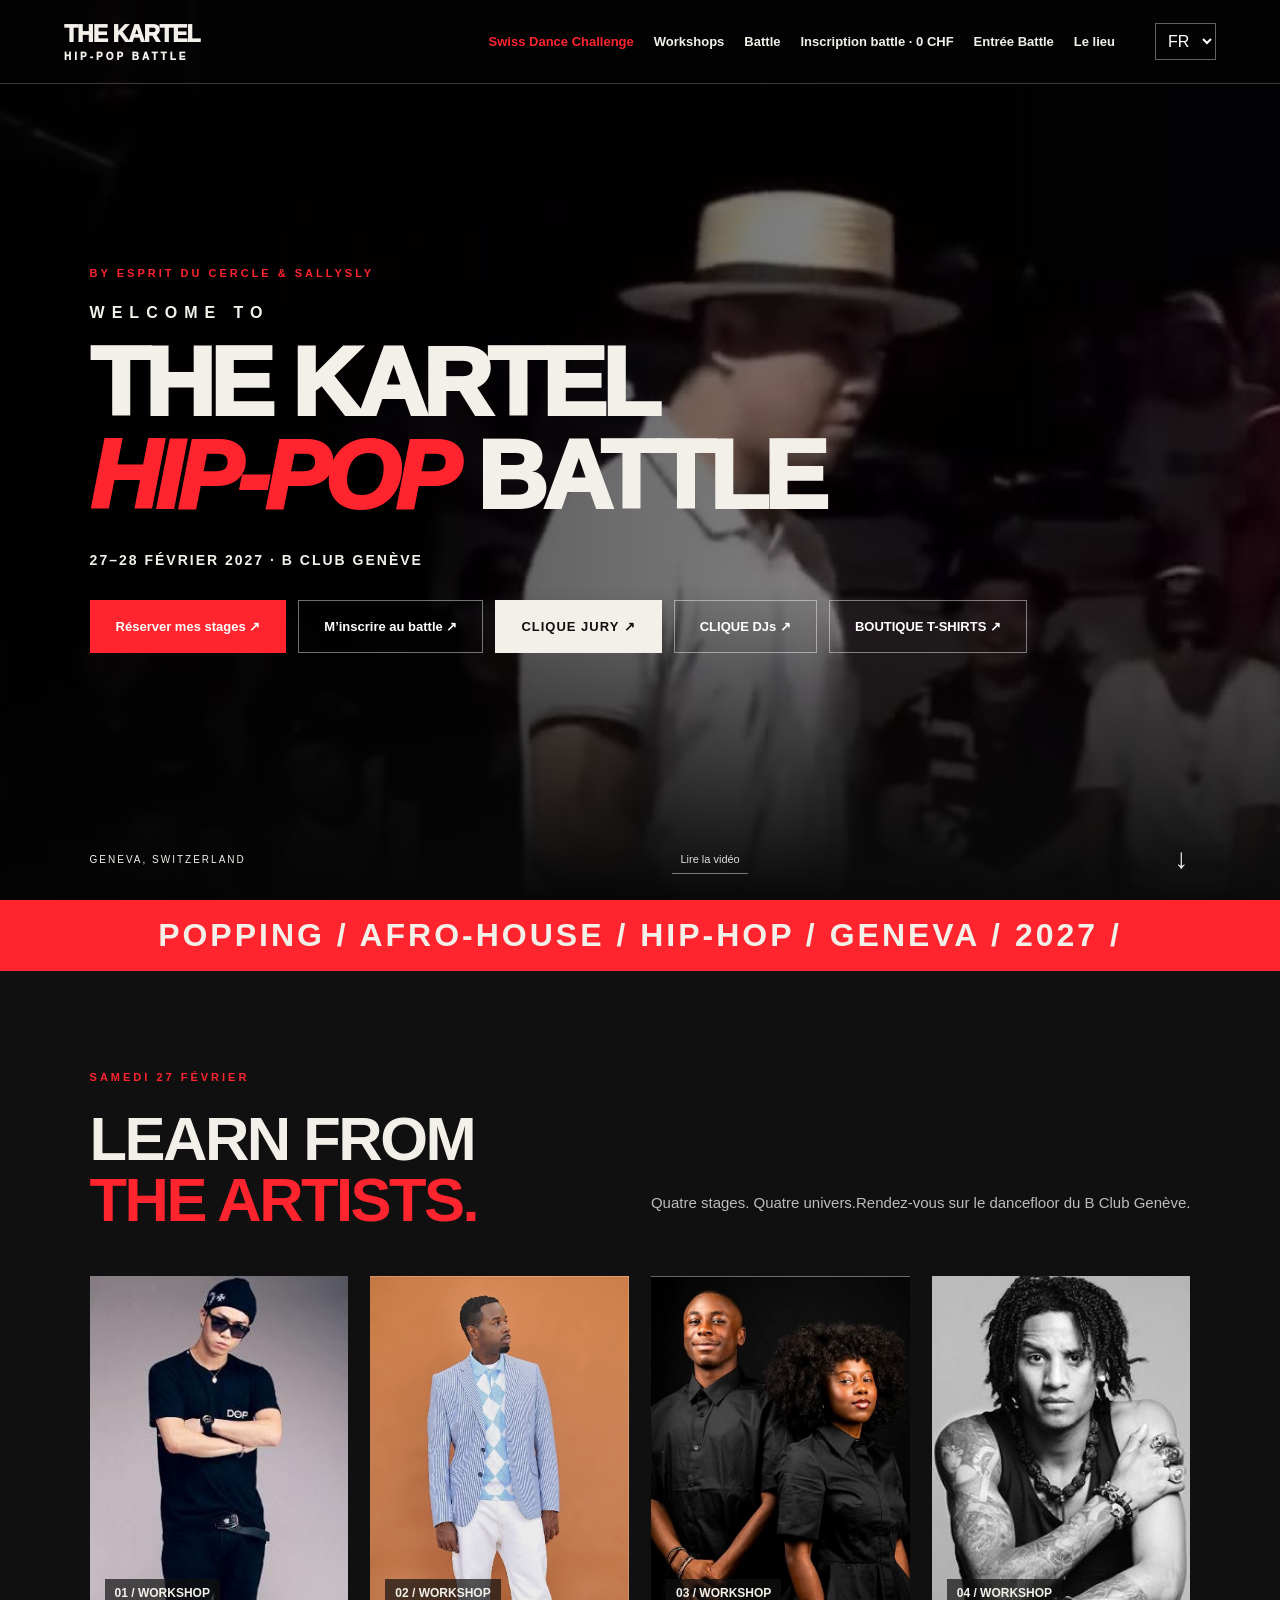
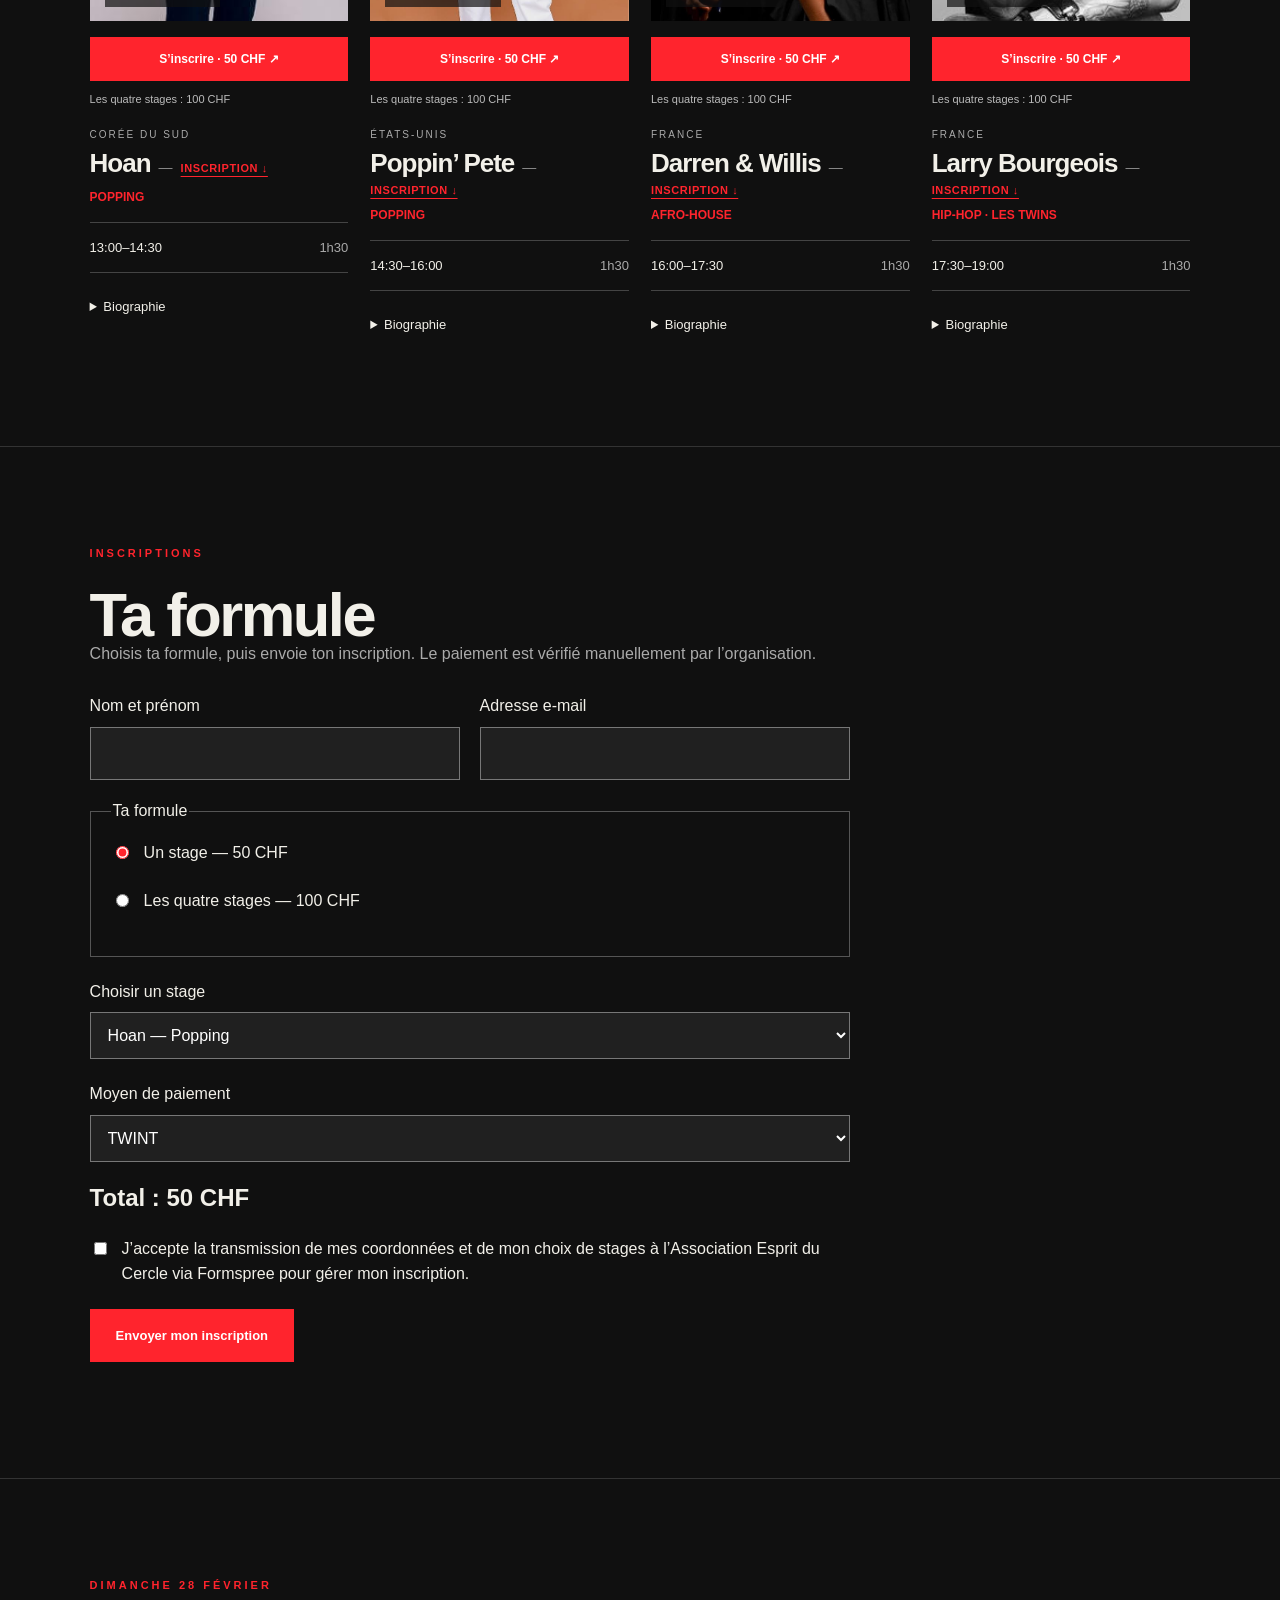
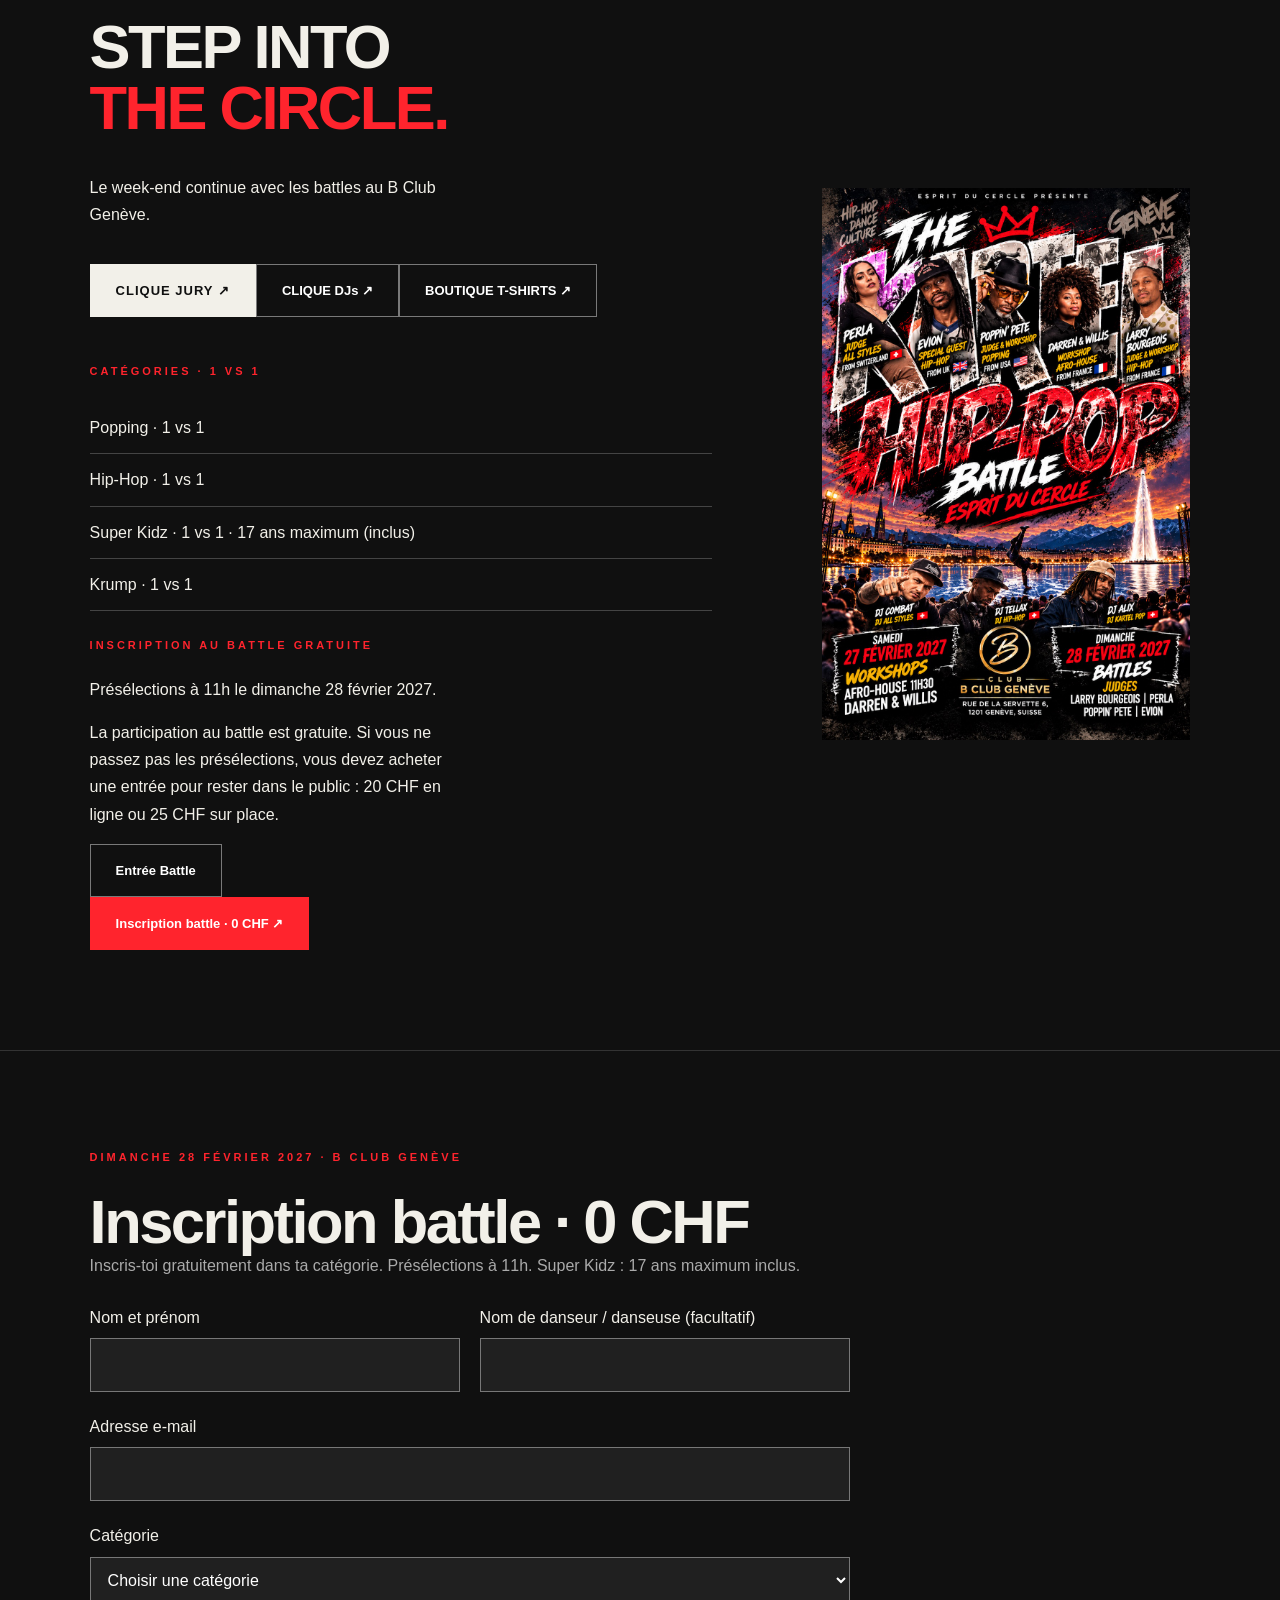
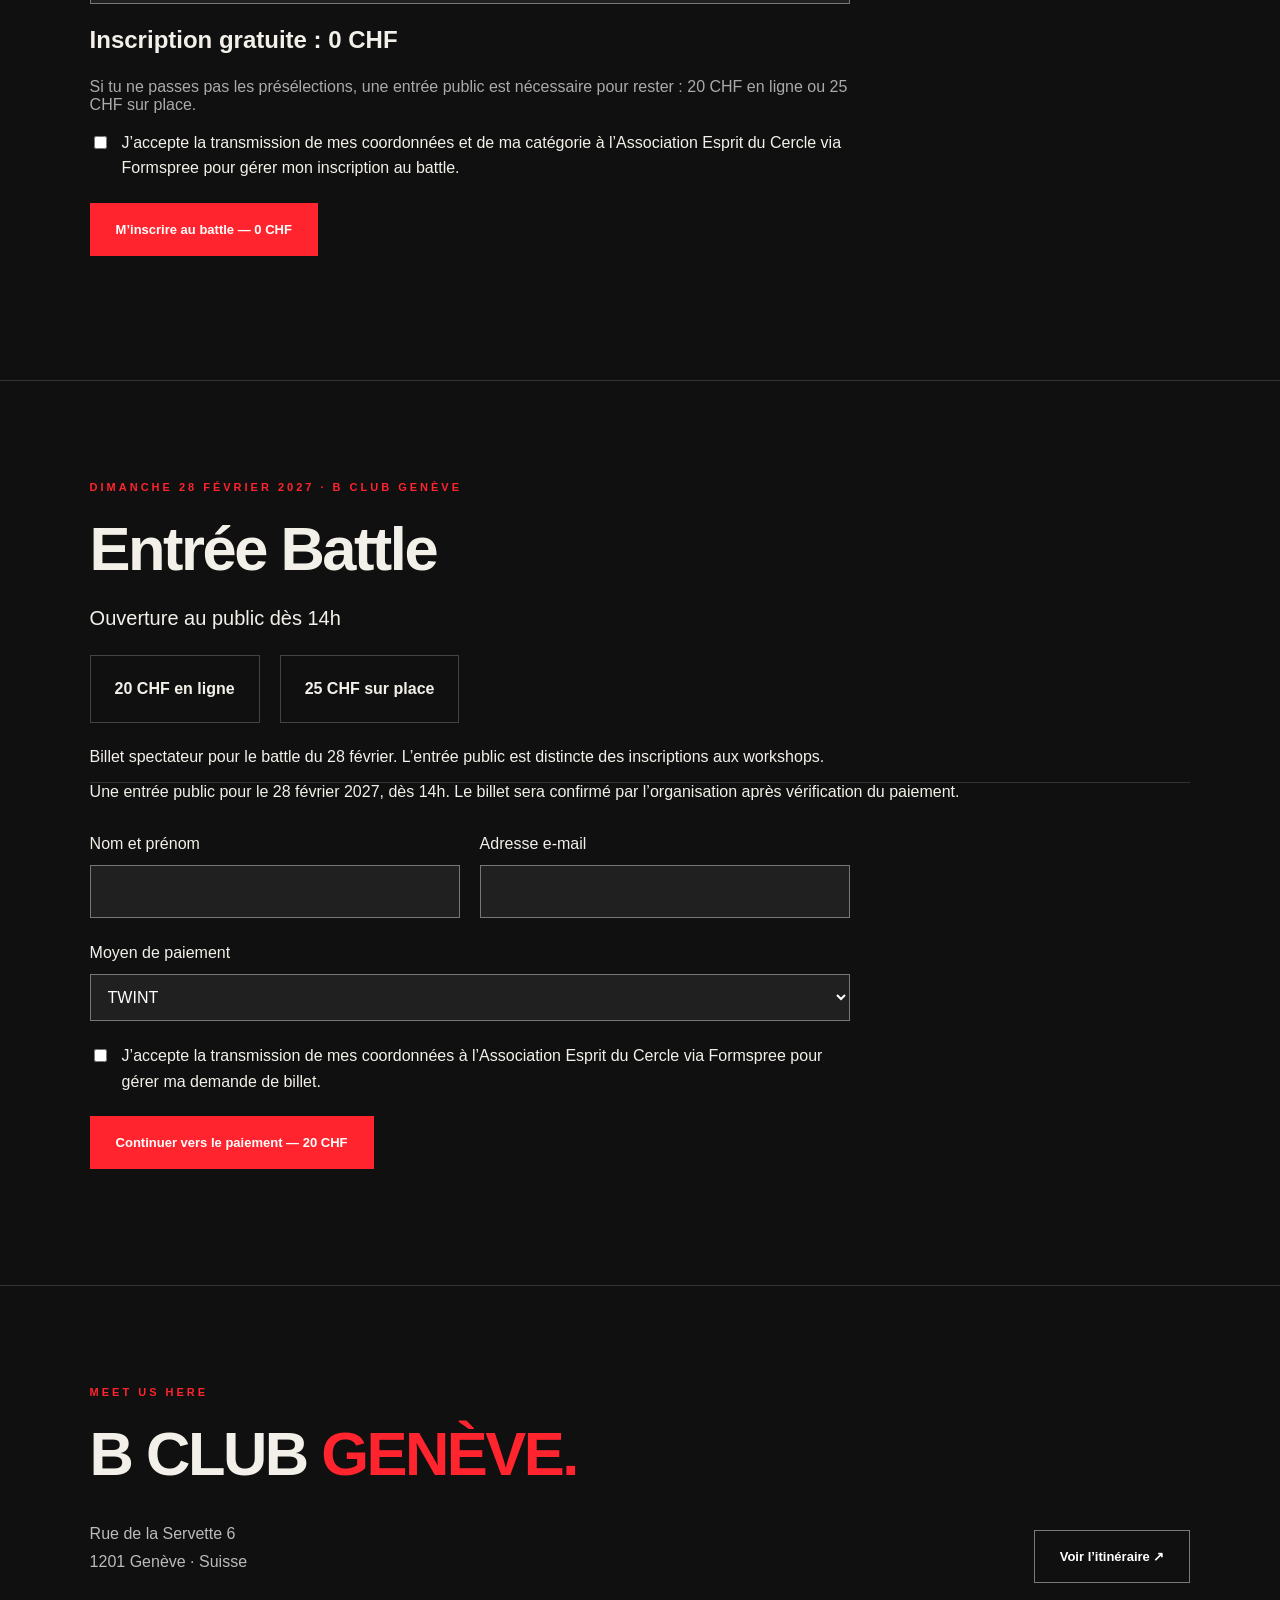
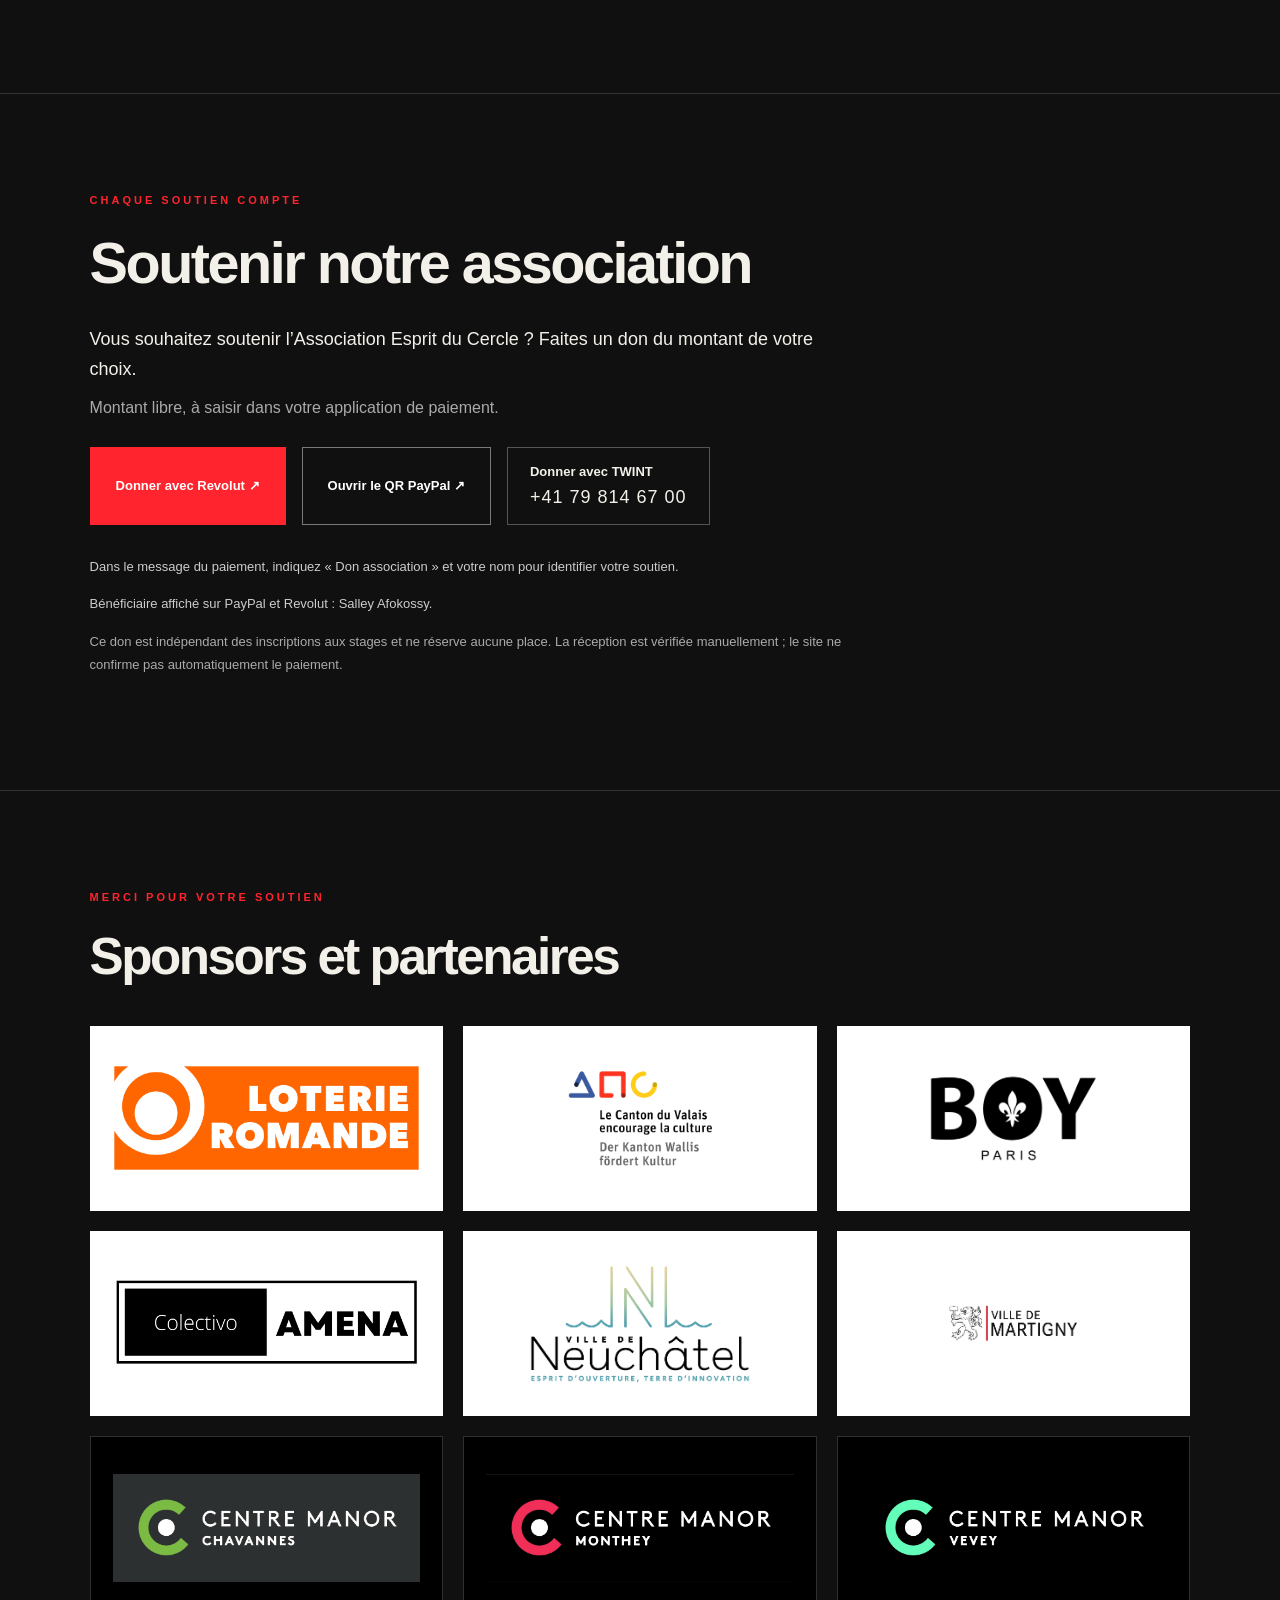
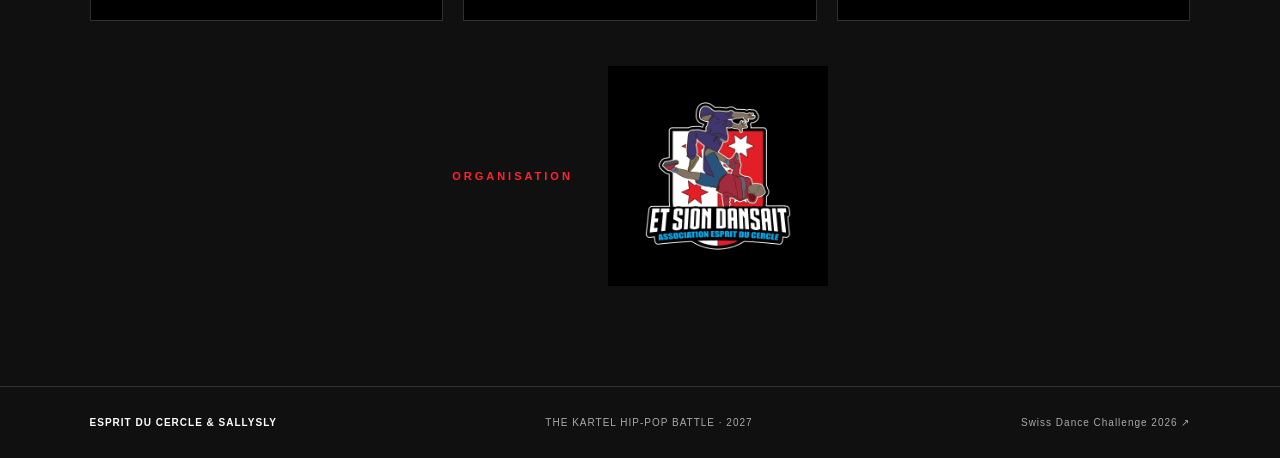
<file: index.html>
<!doctype html>
<html lang="fr"><head><meta charset="utf-8"><meta name="viewport" content="width=device-width, initial-scale=1"><meta name="description" content="The Kartel Hip-Pop Battle — 27 et 28 février 2027 au B Club Genève. Workshops avec Hoan, Poppin’ Pete, Darren & Willis et Larry Bourgeois."><meta name="theme-color" content="#101010"><title>The Kartel Hip-Pop Battle — Genève 2027</title><link rel="stylesheet" href="kartel.css"><style>
header nav .swiss-dance-tab { color: var(--red); }
@media (max-width: 580px) {
  header { height: auto; min-height: 74px; flex-wrap: wrap; gap: 12px; padding-top: 12px; padding-bottom: 12px; }
  header > .language { margin-left: auto; }
  header nav { order: 3; width: 100%; margin-left: 0; flex-wrap: wrap; gap: 12px 18px; }
}

#battle-registration-status{max-width:760px;line-height:1.7;margin-top:24px}#battle-registration-form [hidden]{display:none!important}header nav{flex-wrap:wrap;gap:12px 20px}header{height:auto;min-height:84px;padding-top:16px;padding-bottom:16px}#inscription-battle h2{line-height:1.12}
</style></head>
<body><header><a class="brand" href="#accueil">THE KARTEL<span>HIP-POP BATTLE</span></a><nav aria-label="Navigation"><a class="swiss-dance-tab" href="swiss-dance/">Swiss Dance Challenge</a><a href="#workshops">Workshops</a><a href="#battle">Battle</a><a href="#inscription-battle" data-b="nav">Inscription battle · 0 CHF</a><a href="#entree-battle" data-i="entryNav">Entrée Battle</a><a href="#lieu" data-i="venue">Le lieu</a></nav><label class="language"><span class="sr">Langue</span><select id="language" aria-label="Langue"><option value="fr">FR</option><option value="en">EN</option><option value="de">DE</option><option value="it">IT</option></select></label></header>
<main><section class="hero" id="accueil"><video id="cover" autoplay muted loop playsinline poster="assets/kartel/cover.jpg" aria-label="Vidéo de danse de couverture"><source src="assets/kartel/cover.mp4" type="video/mp4"></video><div class="shade"></div><div class="hero-copy"><p class="eyebrow">BY ESPRIT DU CERCLE & SALLYSLY</p><p class="welcome">WELCOME TO</p><h1>THE KARTEL<br><em>HIP-POP</em> BATTLE</h1><p class="date" data-i="date">27–28 FÉVRIER 2027 · B CLUB GENÈVE</p><div class="actions"><a class="button" href="#inscriptions" data-i="reserve">Réserver mes stages ↗</a><a class="button outline" href="#inscription-battle" data-i="join">M’inscrire au battle ↗</a><a class="button jury-cta" href="jury.html" data-i="juryLink">CLIQUE JURY ↗</a><a class="button outline" href="djs.html" data-i="djLink">CLIQUE DJs ↗</a><a class="button outline" href="boutique.html" data-i="shopLink">BOUTIQUE T-SHIRTS ↗</a></div></div><div class="hero-bottom"><span>GENEVA, SWITZERLAND</span><button id="video-toggle" type="button" data-i="pause">Mettre la vidéo en pause</button><a href="#workshops" aria-label="Voir les workshops">↓</a></div></section>
<div class="ticker" aria-hidden="true">POPPING / AFRO-HOUSE / HIP-HOP / GENEVA / 2027 /</div>
<section class="section" id="workshops"><div class="section-heading"><div><p class="eyebrow" data-i="saturday">SAMEDI 27 FÉVRIER</p><h2>LEARN FROM<br><em>THE ARTISTS.</em></h2></div><p class="intro" data-i="intro">Quatre stages. Quatre univers.<br>Rendez-vous sur le dancefloor du B Club Genève.</p></div><div class="workshop-grid" id="cards"></div></section>
<section class="section registration" id="inscriptions" aria-labelledby="registration-title">
<p class="eyebrow" data-r="title">INSCRIPTIONS</p><h2 id="registration-title" data-r="formula">Ta formule</h2>
<p class="muted" data-r="intro">Choisis ta formule, puis envoie ton inscription. Le paiement est vérifié manuellement par l’organisation.</p>
<form id="registration-form" action="https://formspree.io/f/xojnbbkr" method="POST">
<input type="hidden" name="_subject" value="Inscription Kartel Hip-Pop 2027"><input type="text" name="_gotcha" tabindex="-1" autocomplete="off" hidden>
<div class="registration-fields"><label><span data-r="name">Nom et prénom</span><input name="name" autocomplete="name" required maxlength="120"></label><label><span data-r="email">Adresse e-mail</span><input type="email" name="email" autocomplete="email" required maxlength="254"></label></div>
<fieldset><legend data-r="formula">Ta formule</legend><label class="registration-choice"><input type="radio" name="formula" value="single" checked><span data-r="single">Un stage — 50 CHF</span></label><label class="registration-choice"><input type="radio" name="formula" value="all"><span data-r="all">Les quatre stages — 100 CHF</span></label></fieldset>
<label id="stage-field"><span data-r="stage">Choisir un stage</span><select name="stage" id="registration-stage" required><option value="Hoan — Popping">Hoan — Popping</option><option value="Poppin’ Pete — Popping">Poppin’ Pete — Popping</option><option value="Darren & Willis — Afro-house">Darren &amp; Willis — Afro-house</option><option value="Larry Bourgeois — Hip-hop">Larry Bourgeois — Hip-hop</option></select></label>
<label><span data-r="method">Moyen de paiement</span><select name="payment_method"><option value="TWINT">TWINT</option><option value="PayPal">PayPal</option><option value="Revolut">Revolut</option></select></label>
<p class="registration-total"><span data-r="total">Total</span> : <output id="registration-total">50 CHF</output></p>
<label class="registration-choice"><input type="checkbox" name="consent" value="yes" required><span data-r="privacy">J’accepte la transmission de mes coordonnées et de mon choix de stages à l’Association Esprit du Cercle via Formspree pour gérer mon inscription.</span></label>
<button type="submit" class="button" data-r="submit">Envoyer mon inscription</button>
</form><p id="registration-status" role="status" aria-live="polite"></p>
<div id="registration-payment" class="notice" hidden style="display:none"><div><strong data-r="payment">Paiement TWINT</strong><p data-r="payinfo">Envoie le montant indiqué au +41 79 814 67 00 et indique ton nom ainsi que la référence ci-dessous dans le message du paiement.</p><p><a id="revolut-payment-link" class="button" href="https://revolut.me/salleyxae5" target="_blank" rel="noopener" hidden>Revolut ↗</a><a id="paypal-payment-qr" href="assets/kartel/paypal-qr.jpeg" target="_blank" rel="noopener" hidden><img src="assets/kartel/paypal-qr.jpeg" alt="QR PayPal — Salley Afokossy" style="width:100%;max-width:280px;height:auto"></a></p><p><span data-r="total">Total</span> : <strong id="payment-amount"></strong></p><p><span data-r="ref">Référence</span> : <strong id="payment-reference"></strong></p><p data-r="note">Conserve cette référence. Aucun e-mail de confirmation automatique ni contrôle automatique du paiement n’est garanti par ce formulaire.</p></div></div>
</section>
<section class="battle section" id="battle"><div><p class="eyebrow" data-i="sunday">DIMANCHE 28 FÉVRIER</p><h2>STEP INTO<br><em>THE CIRCLE.</em></h2><p data-i="battleText">Le week-end continue avec les battles au B Club Genève.</p><a class="button jury-cta" href="jury.html" data-i="juryLink">CLIQUE JURY ↗</a><a class="button outline" href="djs.html" data-i="djLink">CLIQUE DJs ↗</a><a class="button outline" href="boutique.html" data-i="shopLink">BOUTIQUE T-SHIRTS ↗</a><div class="battle-categories" style="margin:28px 0"><p class="eyebrow" data-i="battleCategories">CATÉGORIES · 1 VS 1</p><ul style="list-style:none;padding:0;line-height:1.7"><li style="padding:12px 0;border-bottom:1px solid #444" data-i="battlePopping">Popping · 1 vs 1</li><li style="padding:12px 0;border-bottom:1px solid #444" data-i="battleHipHop">Hip-Hop · 1 vs 1</li><li style="padding:12px 0;border-bottom:1px solid #444" data-i="battleKidz">Super Kidz · 1 vs 1 · 17 ans maximum (inclus)</li><li style="padding:12px 0;border-bottom:1px solid #444" data-i="battleKrump">Krump · 1 vs 1</li></ul></div><div class="battle-admission"><p class="eyebrow" data-i="battleFree">INSCRIPTION AU BATTLE GRATUITE</p><p data-i="battleSelection">Présélections à 11h le dimanche 28 février 2027.</p><p data-i="battleAccess">La participation au battle est gratuite. Si vous ne passez pas les présélections, vous devez acheter une entrée pour rester dans le public : 20 CHF en ligne ou 25 CHF sur place.</p><a class="button outline" href="#entree-battle" data-i="entryNav">Entrée Battle</a></div><a class="button" href="#inscription-battle" data-b="cta">Inscription battle · 0 CHF ↗</a></div><a href="assets/kartel/affiche.jpg" target="_blank" rel="noopener" aria-label="Ouvrir l’affiche de l’événement"><img src="assets/kartel/affiche.jpg" loading="lazy" alt="Affiche The Kartel Hip-Pop Battle, Genève, 27 et 28 février 2027"></a></section>

<section class="section registration" id="inscription-battle" aria-labelledby="battle-registration-title">
<p class="eyebrow" data-b="eyebrow">DIMANCHE 28 FÉVRIER 2027 · B CLUB GENÈVE</p>
<h2 id="battle-registration-title" data-b="title">Inscription battle · 0 CHF</h2>
<p class="muted" data-b="intro">Inscris-toi gratuitement dans ta catégorie. Présélections à 11h. Super Kidz : 17 ans maximum inclus.</p>
<form id="battle-registration-form" action="https://formspree.io/f/xojnbbkr" method="POST">
<input type="hidden" name="_subject" value="Inscription BATTLE GRATUIT — Kartel 28 février 2027">
<input type="hidden" name="registration_type" value="Battle participant — 28 February 2027">
<input type="hidden" name="amount_chf" value="0"><input type="hidden" name="currency" value="CHF">
<input type="text" name="_gotcha" tabindex="-1" autocomplete="off" hidden>
<div class="registration-fields"><label><span data-b="name">Nom et prénom</span><input name="name" autocomplete="name" required maxlength="120"></label>
<label><span data-b="danceName">Nom de danseur / danseuse (facultatif)</span><input name="dance_name" maxlength="100"></label></div>
<label><span data-b="email">Adresse e-mail</span><input type="email" name="email" autocomplete="email" required maxlength="254"></label>
<label><span data-b="category">Catégorie</span><select name="category" id="battle-category" required>
<option value="" data-b="choose">Choisir une catégorie</option><option value="Popping">Popping</option><option value="Hip-Hop">Hip-Hop</option><option value="Krump">Krump</option><option value="Super Kidz">Super Kidz</option></select></label>
<label id="battle-age-field" hidden><span data-b="age">Âge au 28 février 2027 (17 ans maximum)</span><input id="battle-age" type="number" name="age_on_event_day" min="1" max="17" step="1" disabled></label>
<p class="registration-total" data-b="price">Inscription gratuite : 0 CHF</p>
<p class="muted" data-b="access">Si tu ne passes pas les présélections, une entrée public est nécessaire pour rester : 20 CHF en ligne ou 25 CHF sur place.</p>
<label class="registration-choice"><input type="checkbox" name="consent" value="yes" required><span data-b="consent">J’accepte la transmission de mes coordonnées et de ma catégorie à l’Association Esprit du Cercle via Formspree pour gérer mon inscription au battle.</span></label>
<button type="submit" class="button" data-b="submit">M’inscrire au battle — 0 CHF</button>
</form><p id="battle-registration-status" role="status" aria-live="polite"></p>
</section>

<section class="section" id="entree-battle" aria-labelledby="entry-title" style="border-top:1px solid #333"><p class="eyebrow" data-i="entryDate">DIMANCHE 28 FÉVRIER 2027 · B CLUB GENÈVE</p><h2 id="entry-title" data-i="entryTitle">Entrée Battle</h2><div style="margin-top:28px;font-size:20px"><p data-i="entryPublic">Ouverture au public dès 14h</p></div><div style="display:flex;flex-wrap:wrap;gap:20px;margin:25px 0"><div class="notice" style="margin:0"><strong data-i="entryOnline">20 CHF en ligne</strong></div><div class="notice" style="margin:0"><strong data-i="entryDoor">25 CHF sur place</strong></div></div><p data-i="entryDescription">Billet spectateur pour le battle du 28 février. L’entrée public est distincte des inscriptions aux workshops.</p><div class="registration"><p data-i="ticketInfo">Une entrée public pour le 28 février 2027, dès 14h. Le billet sera confirmé par l’organisation après vérification du paiement.</p><form id="ticket-form" action="https://formspree.io/f/xojnbbkr" method="POST"><input name="_gotcha" hidden tabindex="-1" autocomplete="off"><div class="registration-fields"><label><span data-i="ticketName">Nom et prénom</span><input name="name" autocomplete="name" maxlength="120" required></label><label><span data-i="ticketEmail">Adresse e-mail</span><input name="email" type="email" autocomplete="email" maxlength="254" required></label></div><label><span data-i="ticketMethod">Moyen de paiement</span><select name="payment_method"><option>TWINT</option><option>PayPal</option><option>Revolut</option></select></label><label class="registration-choice"><input name="consent" type="checkbox" value="yes" required><span data-i="ticketConsent">J’accepte la transmission de mes coordonnées à l’Association Esprit du Cercle via Formspree pour gérer ma demande de billet.</span></label><button class="button" type="submit" data-i="ticketSubmit">Continuer vers le paiement — 20 CHF</button></form><p id="ticket-status" role="status" aria-live="polite"></p><div id="ticket-payment" hidden><p data-i="ticketReference">Indique ton nom et la référence ci-dessous dans le paiement. Montant : 20 CHF.</p><p><strong id="ticket-reference"></strong></p><p id="ticket-twint">TWINT : +41 79 814 67 00</p><a id="ticket-revolut" class="button" href="https://revolut.me/salleyxae5" target="_blank" rel="noopener" data-i="ticketOpen">Ouvrir le paiement</a><a id="ticket-paypal" class="button outline" href="assets/kartel/paypal-qr.jpeg" target="_blank" rel="noopener" data-i="ticketQR">Ouvrir le QR PayPal</a></div></div></section><section class="section venue" id="lieu"><p class="eyebrow">MEET US HERE</p><h2>B CLUB <em>GENÈVE.</em></h2><div class="venue-row"><p>Rue de la Servette 6<br>1201 Genève · Suisse</p><a class="button outline" href="https://www.google.com/maps/search/?api=1&query=B+Club+Rue+de+la+Servette+6+Gen%C3%A8ve" target="_blank" rel="noopener" data-i="map">Voir l’itinéraire ↗</a></div></section><section class="section donation-section" id="soutenir" aria-labelledby="donation-heading"><p class="eyebrow" data-i="donationEyebrow">CHAQUE SOUTIEN COMPTE</p><h2 id="donation-heading" data-i="donationTitle">Soutenir notre association</h2><p class="donation-intro" data-i="donationIntro">Vous souhaitez soutenir l’Association Esprit du Cercle ? Faites un don du montant de votre choix.</p><p class="muted" data-i="donationFree">Montant libre, à saisir dans votre application de paiement.</p><div class="donation-methods"><a class="button" href="https://revolut.me/salleyxae5" target="_blank" rel="noopener" data-i="donationRevolut">Donner avec Revolut ↗</a><a class="button outline" href="assets/kartel/paypal-qr.jpeg" target="_blank" rel="noopener" data-i="donationPayPal">Ouvrir le QR PayPal ↗</a><div class="donation-twint"><strong data-i="donationTwint">Donner avec TWINT</strong><span>+41 79 814 67 00</span></div></div><div class="donation-details"><p data-i="donationReference">Dans le message du paiement, indiquez « Don association » et votre nom pour identifier votre soutien.</p><p data-i="donationRecipient">Bénéficiaire affiché sur PayPal et Revolut : Salley Afokossy.</p><p class="muted" data-i="donationNote">Ce don est indépendant des inscriptions aux stages et ne réserve aucune place. La réception est vérifiée manuellement ; le site ne confirme pas automatiquement le paiement.</p></div></section><section class="section sponsor-section" id="sponsors" aria-labelledby="sponsor-heading"><p class="eyebrow" data-i="sponsorThanks">MERCI POUR VOTRE SOUTIEN</p><h2 id="sponsor-heading" data-i="sponsorTitle">Sponsors et partenaires</h2><div class="sponsor-grid"><div class="sponsor-logo "><img src="assets/sponsors/loterie-romande.jpg" alt="Loterie Romande" loading="lazy" decoding="async"></div><div class="sponsor-logo "><img src="assets/sponsors/culture-valais.png" alt="Le Canton du Valais encourage la culture" loading="lazy" decoding="async"></div><div class="sponsor-logo "><img src="assets/sponsors/boy-paris.jpg" alt="BOY Paris" loading="lazy" decoding="async"></div><div class="sponsor-logo "><img src="assets/sponsors/amena.png" alt="Colectivo AMENA" loading="lazy" decoding="async"></div><div class="sponsor-logo "><img src="assets/sponsors/neuchatel.png" alt="Ville de Neuchâtel" loading="lazy" decoding="async"></div><div class="sponsor-logo "><img src="assets/sponsors/martigny.png" alt="Ville de Martigny" loading="lazy" decoding="async"></div><div class="sponsor-logo dark"><img src="assets/sponsors/manor-chavannes.jpg" alt="Centre Manor Chavannes" loading="lazy" decoding="async"></div><div class="sponsor-logo dark"><img src="assets/sponsors/manor-monthey.jpg" alt="Centre Manor Monthey" loading="lazy" decoding="async"></div><div class="sponsor-logo dark"><img src="assets/sponsors/manor-vevey.jpg" alt="Centre Manor Vevey" loading="lazy" decoding="async"></div></div><div class="sponsor-organizer"><p class="eyebrow" data-i="organizerLabel">ORGANISATION</p><img src="assets/sponsors/esprit-du-cercle.png" alt="Association Esprit du Cercle — Et Sion Dansait" loading="lazy" decoding="async" width="220" height="220"></div></section></main><footer><strong>ESPRIT DU CERCLE & SALLYSLY</strong><span>THE KARTEL HIP-POP BATTLE · 2027</span><a href="swiss-dance-2026.html">Swiss Dance Challenge 2026 ↗</a></footer><script src="kartel.js?v=battle-20261109"></script></body></html>
</file>
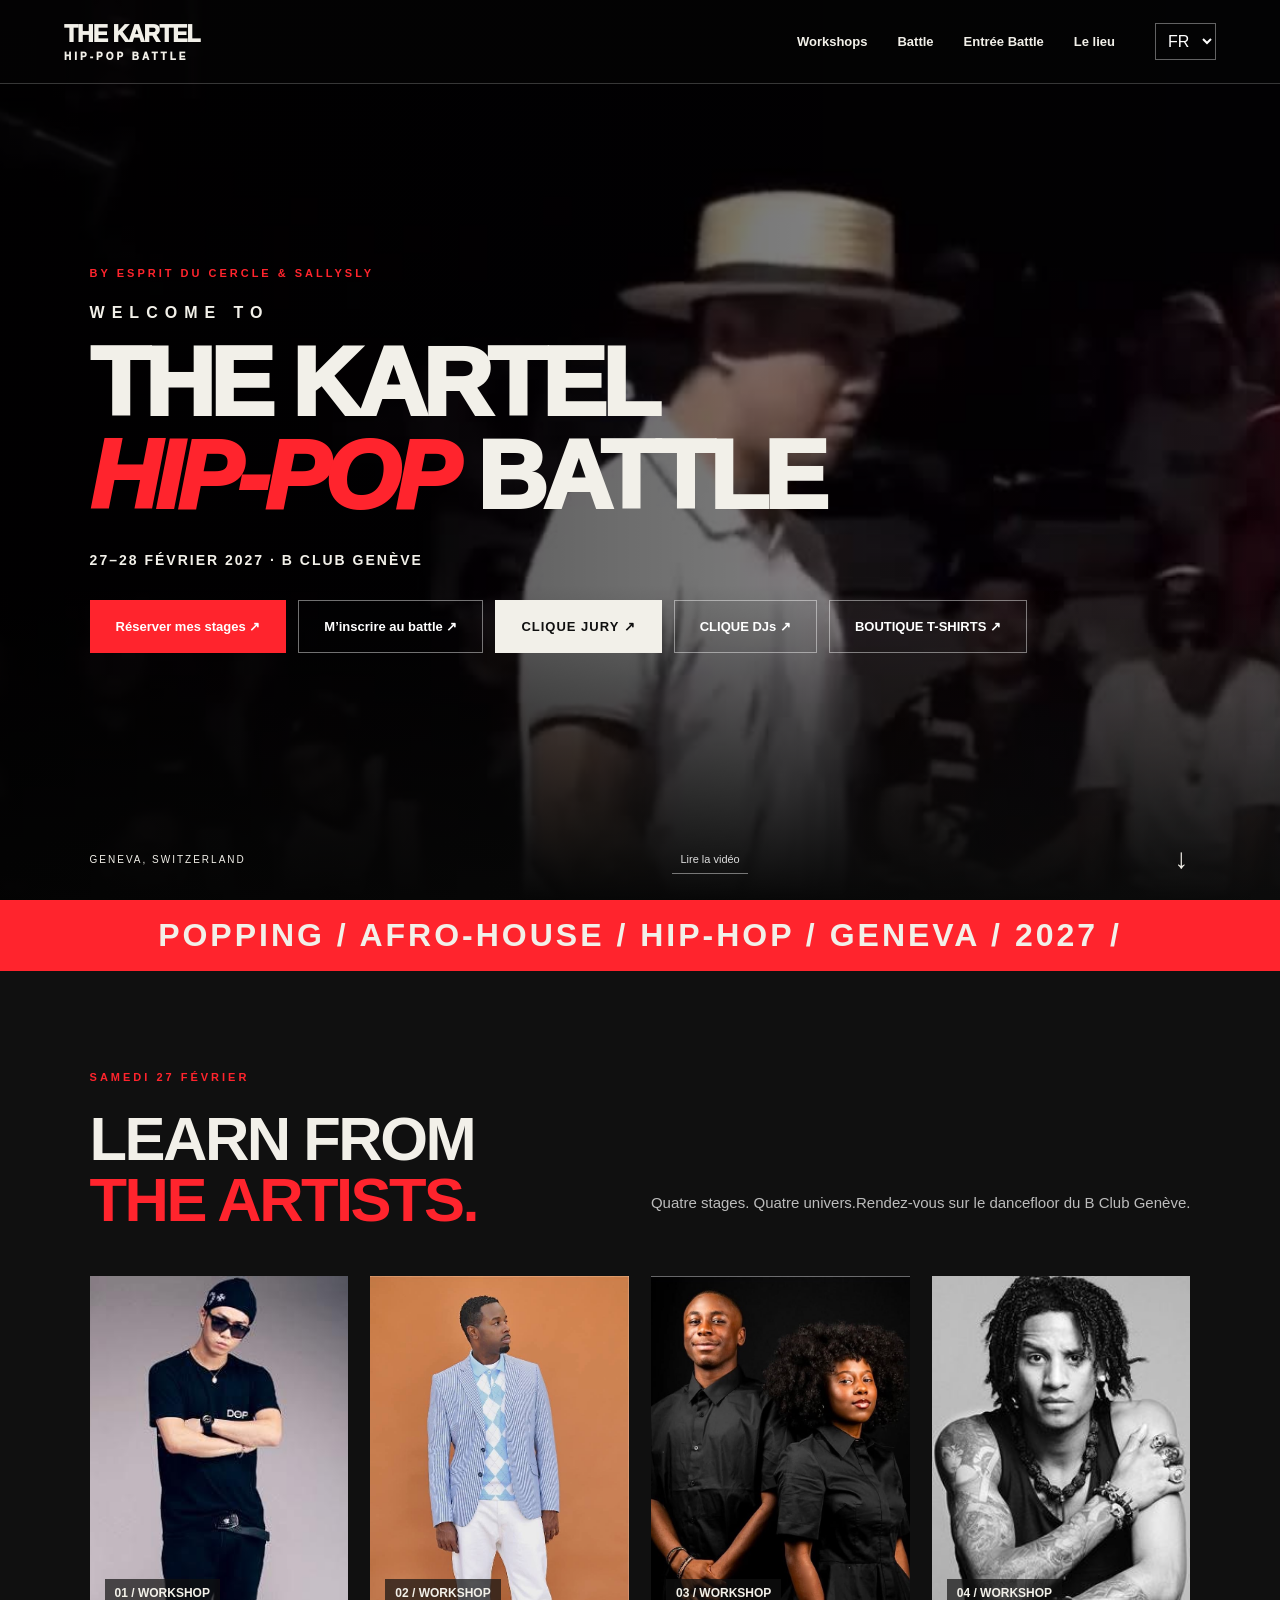
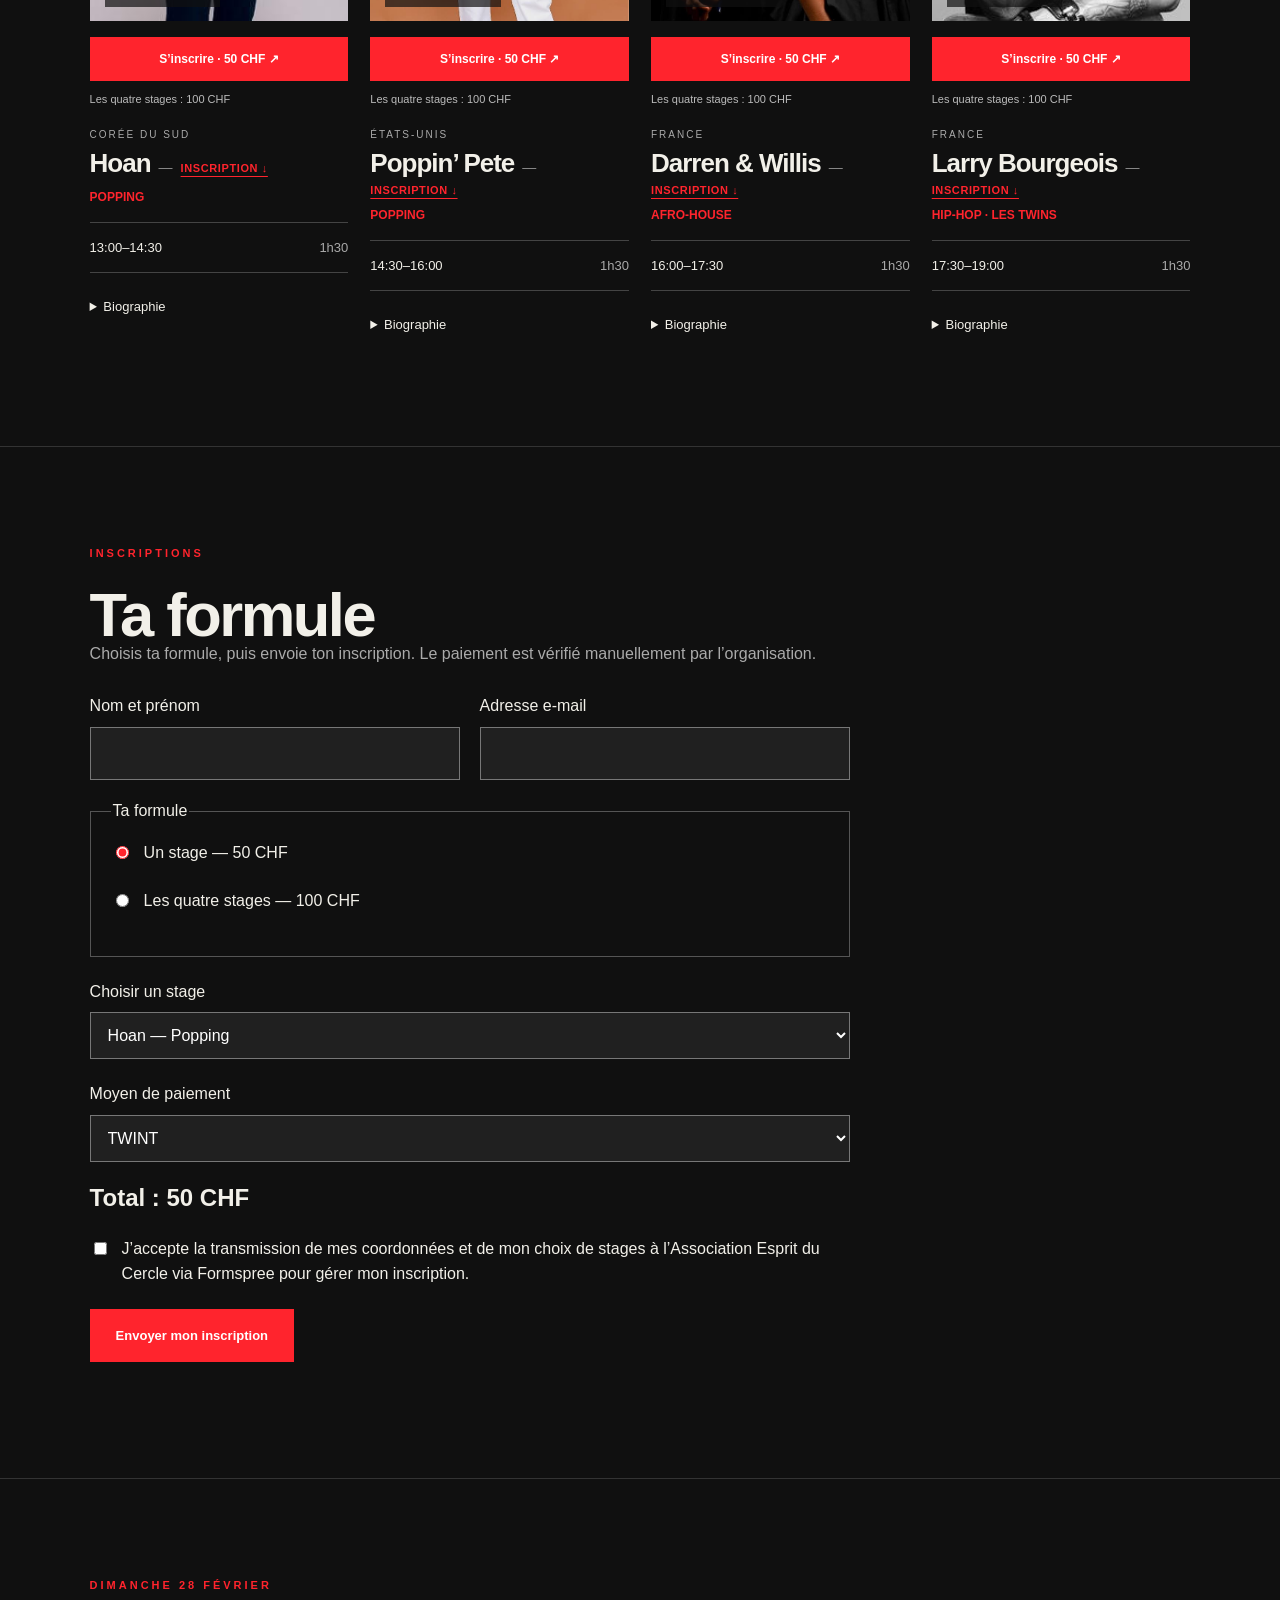
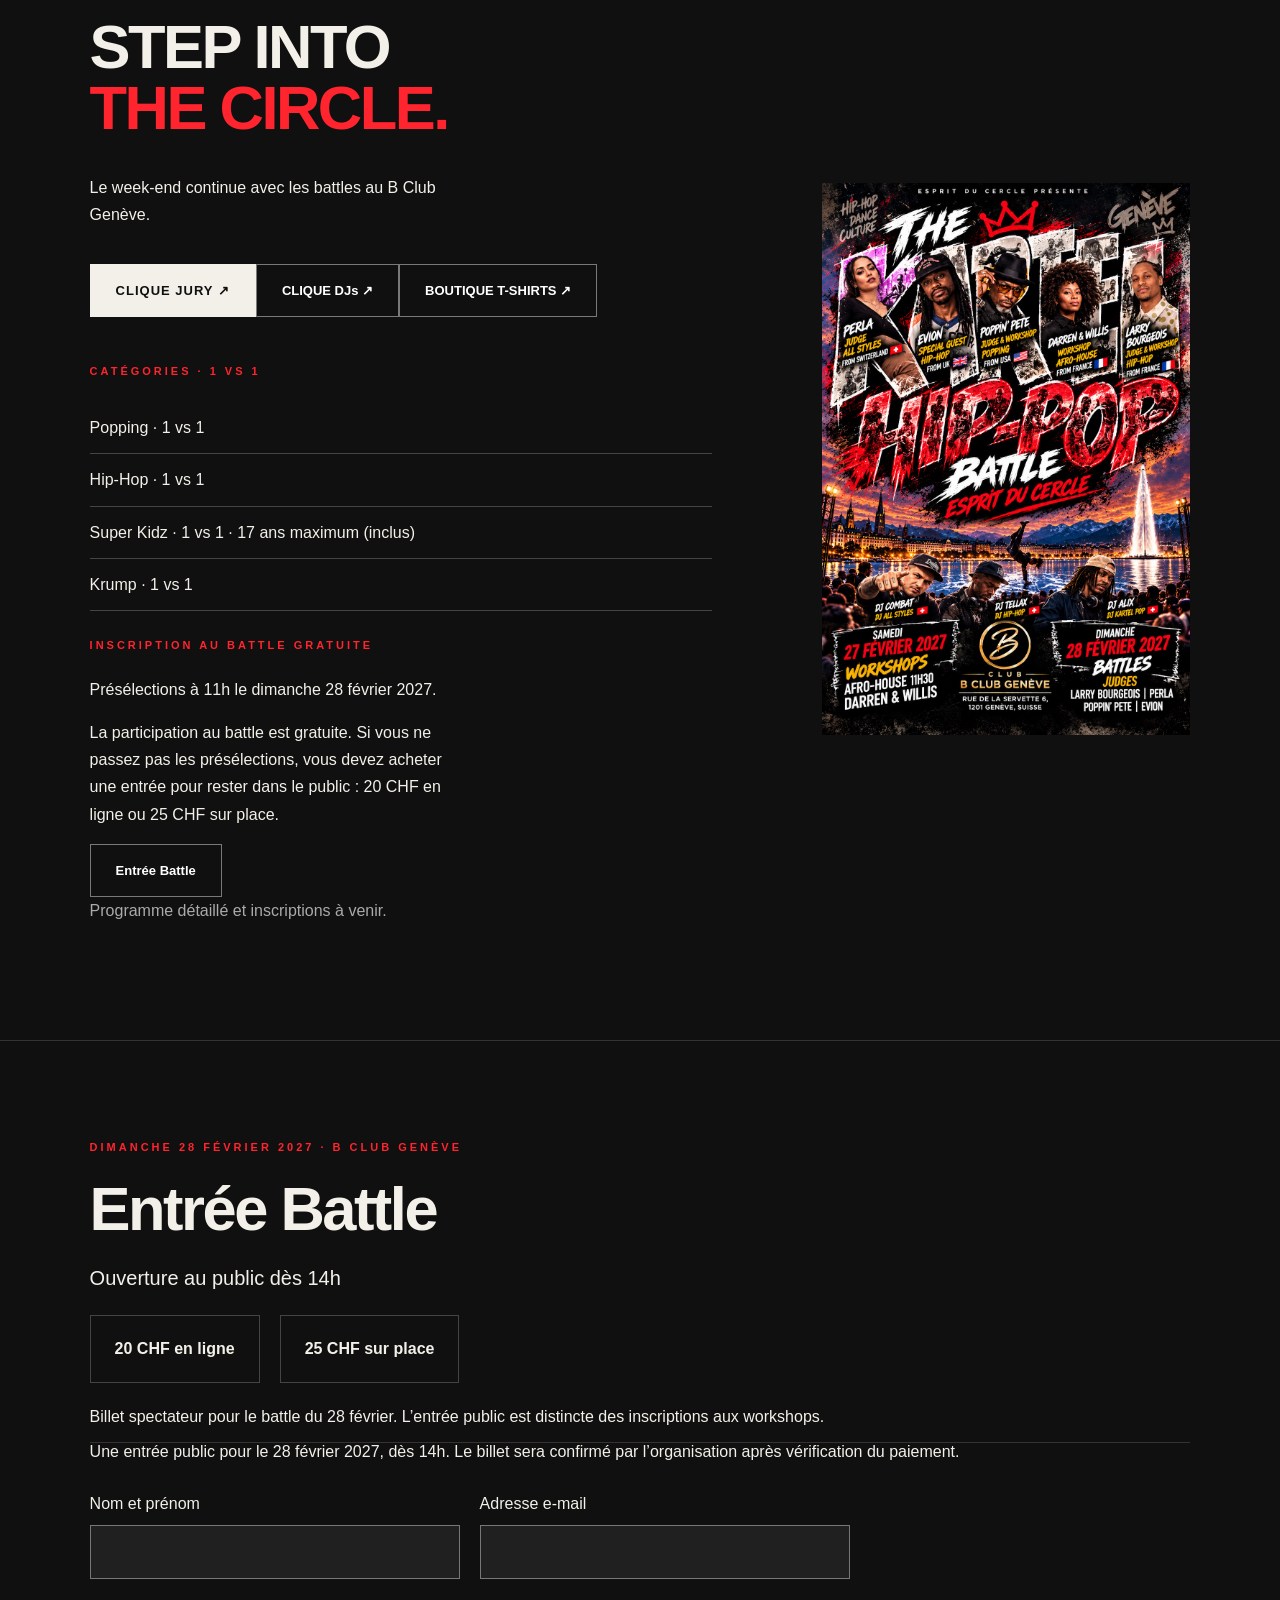
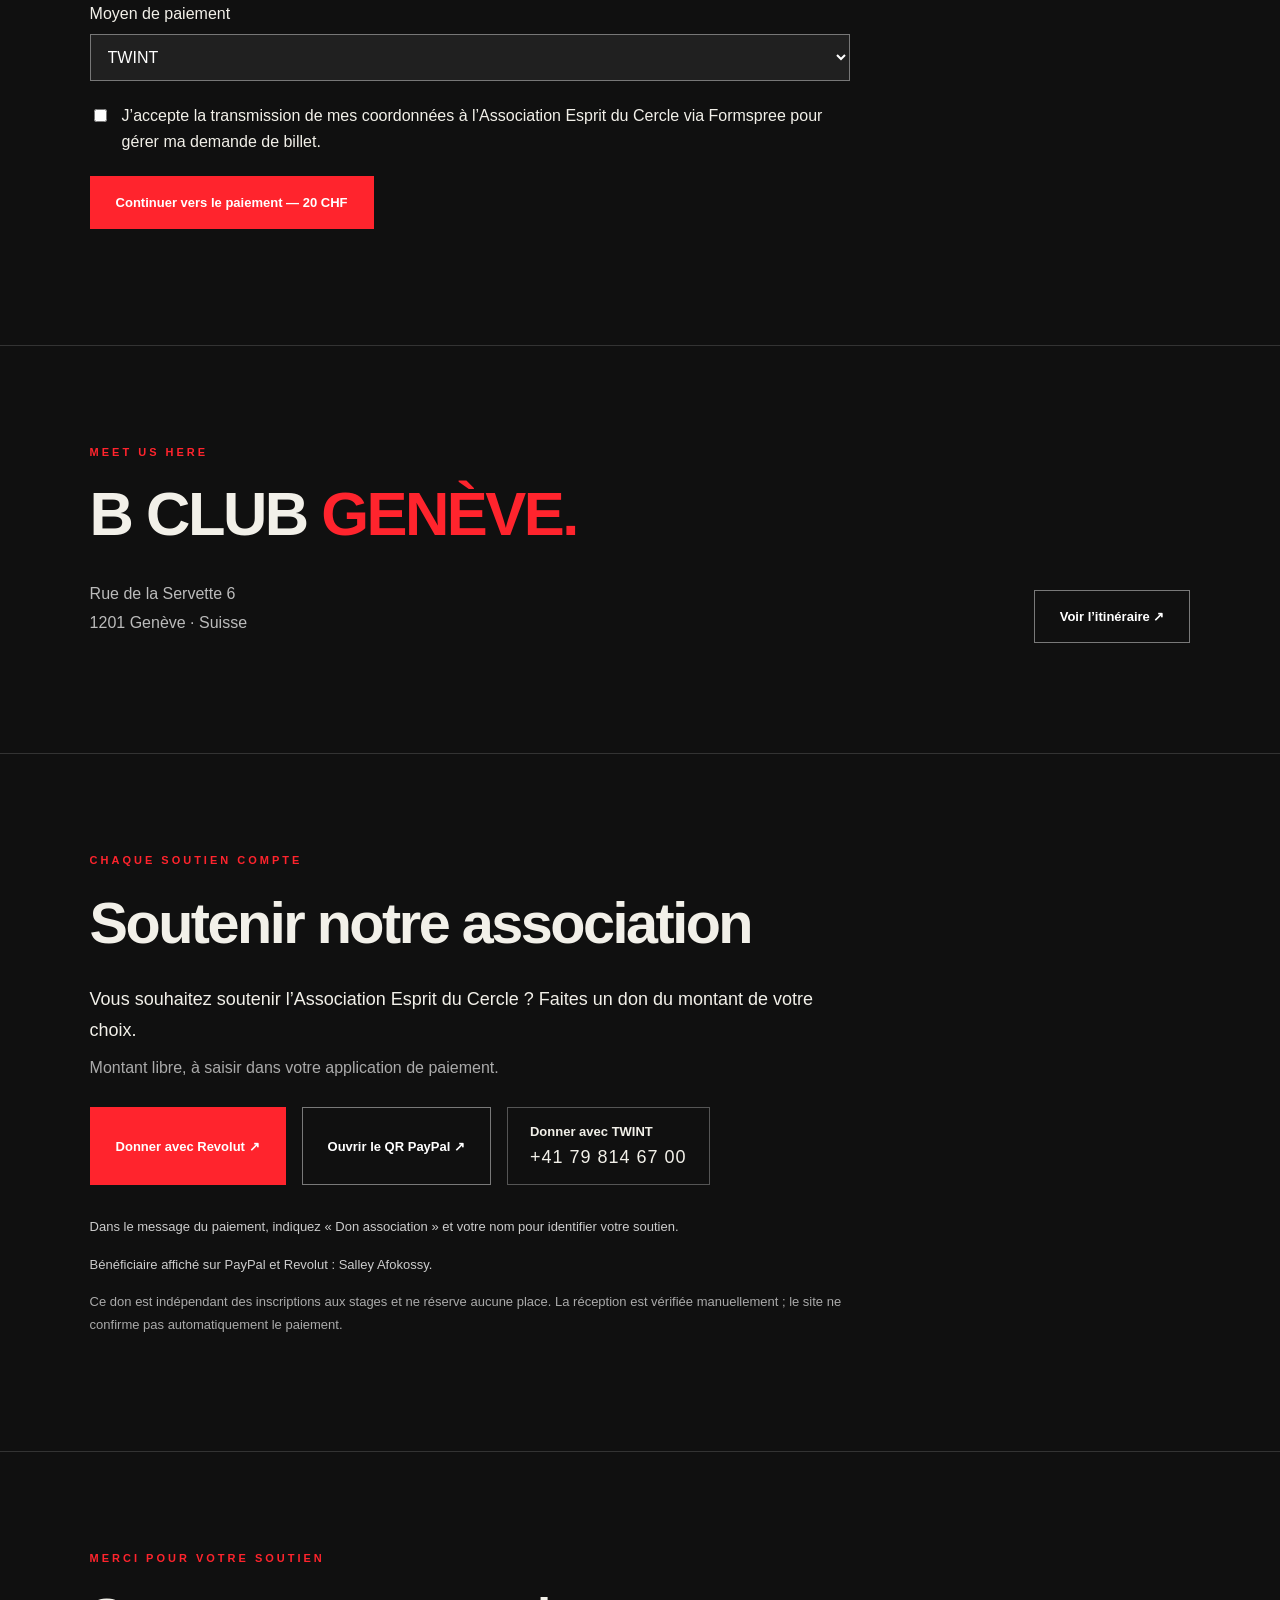
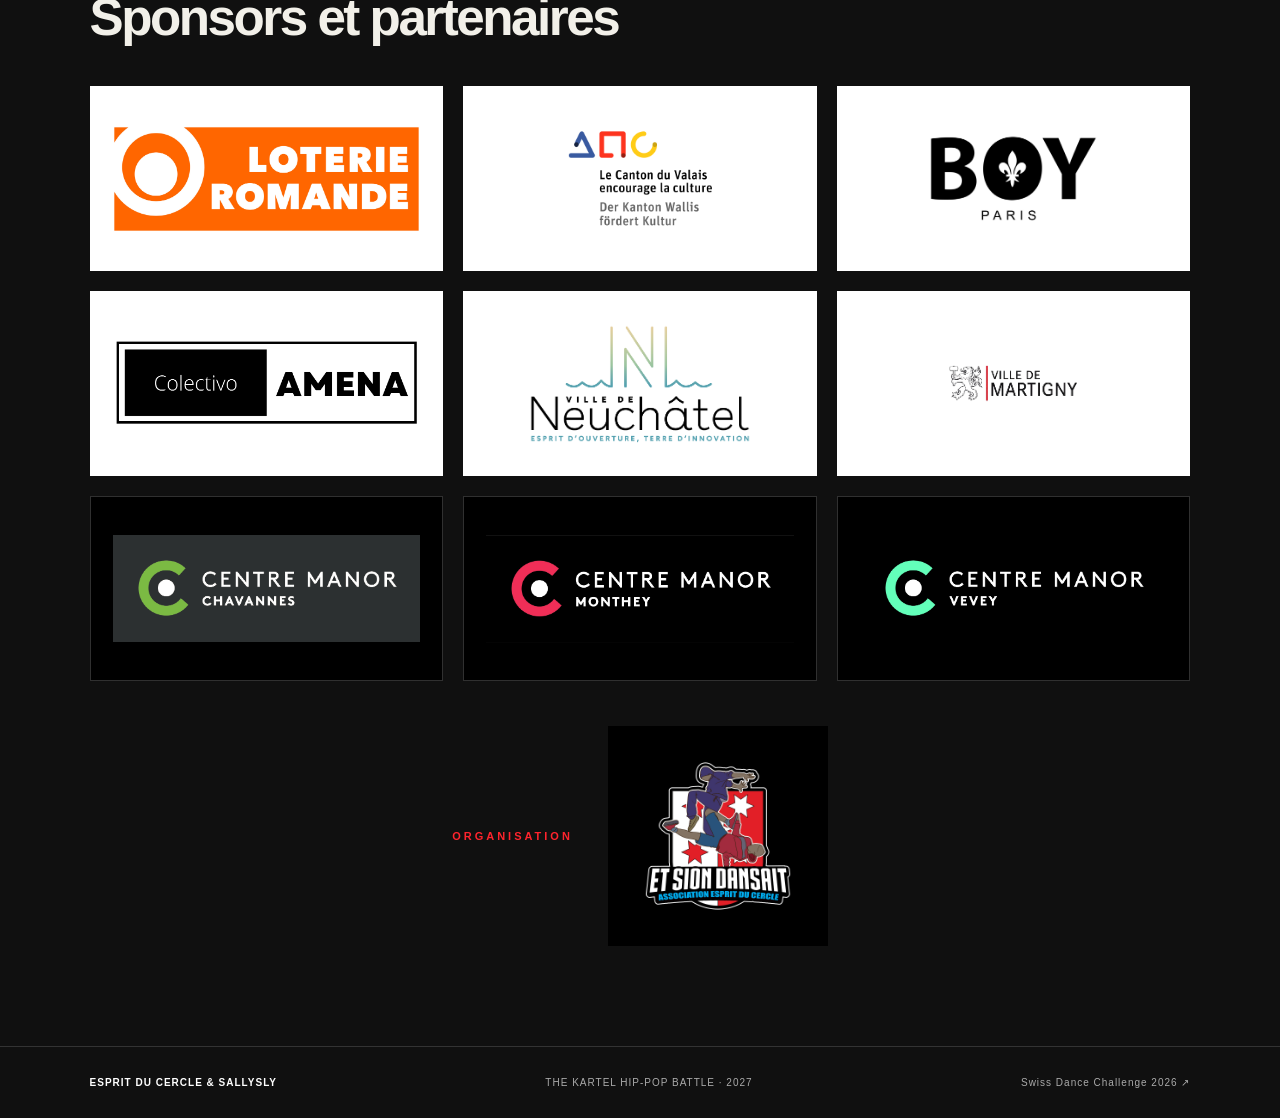
<file: kartel-hip-pop/index.html>
<!doctype html>
<html lang="fr"><head><base href="../"><meta charset="utf-8"><meta name="viewport" content="width=device-width, initial-scale=1"><meta name="description" content="The Kartel Hip-Pop Battle — 27 et 28 février 2027 au B Club Genève. Workshops avec Hoan, Poppin’ Pete, Darren & Willis et Larry Bourgeois."><meta name="theme-color" content="#101010"><title>The Kartel Hip-Pop Battle — Genève 2027</title><link rel="stylesheet" href="kartel.css"></head>
<body><header><a class="brand" href="#accueil">THE KARTEL<span>HIP-POP BATTLE</span></a><nav aria-label="Navigation"><a href="#workshops">Workshops</a><a href="#battle">Battle</a><a href="#entree-battle" data-i="entryNav">Entrée Battle</a><a href="#lieu" data-i="venue">Le lieu</a></nav><label class="language"><span class="sr">Langue</span><select id="language" aria-label="Langue"><option value="fr">FR</option><option value="en">EN</option><option value="de">DE</option><option value="it">IT</option></select></label></header>
<main><section class="hero" id="accueil"><video id="cover" autoplay muted loop playsinline poster="assets/kartel/cover.jpg" aria-label="Vidéo de danse de couverture"><source src="assets/kartel/cover.mp4" type="video/mp4"></video><div class="shade"></div><div class="hero-copy"><p class="eyebrow">BY ESPRIT DU CERCLE & SALLYSLY</p><p class="welcome">WELCOME TO</p><h1>THE KARTEL<br><em>HIP-POP</em> BATTLE</h1><p class="date" data-i="date">27–28 FÉVRIER 2027 · B CLUB GENÈVE</p><div class="actions"><a class="button" href="#inscriptions" data-i="reserve">Réserver mes stages ↗</a><a class="button outline" href="#battle" data-i="join">M’inscrire au battle ↗</a><a class="button jury-cta" href="jury.html" data-i="juryLink">CLIQUE JURY ↗</a><a class="button outline" href="djs.html" data-i="djLink">CLIQUE DJs ↗</a><a class="button outline" href="boutique.html" data-i="shopLink">BOUTIQUE T-SHIRTS ↗</a></div></div><div class="hero-bottom"><span>GENEVA, SWITZERLAND</span><button id="video-toggle" type="button" data-i="pause">Mettre la vidéo en pause</button><a href="#workshops" aria-label="Voir les workshops">↓</a></div></section>
<div class="ticker" aria-hidden="true">POPPING / AFRO-HOUSE / HIP-HOP / GENEVA / 2027 /</div>
<section class="section" id="workshops"><div class="section-heading"><div><p class="eyebrow" data-i="saturday">SAMEDI 27 FÉVRIER</p><h2>LEARN FROM<br><em>THE ARTISTS.</em></h2></div><p class="intro" data-i="intro">Quatre stages. Quatre univers.<br>Rendez-vous sur le dancefloor du B Club Genève.</p></div><div class="workshop-grid" id="cards"></div></section>
<section class="section registration" id="inscriptions" aria-labelledby="registration-title">
<p class="eyebrow" data-r="title">INSCRIPTIONS</p><h2 id="registration-title" data-r="formula">Ta formule</h2>
<p class="muted" data-r="intro">Choisis ta formule, puis envoie ton inscription. Le paiement est vérifié manuellement par l’organisation.</p>
<form id="registration-form" action="https://formspree.io/f/xojnbbkr" method="POST">
<input type="hidden" name="_subject" value="Inscription Kartel Hip-Pop 2027"><input type="text" name="_gotcha" tabindex="-1" autocomplete="off" hidden>
<div class="registration-fields"><label><span data-r="name">Nom et prénom</span><input name="name" autocomplete="name" required maxlength="120"></label><label><span data-r="email">Adresse e-mail</span><input type="email" name="email" autocomplete="email" required maxlength="254"></label></div>
<fieldset><legend data-r="formula">Ta formule</legend><label class="registration-choice"><input type="radio" name="formula" value="single" checked><span data-r="single">Un stage — 50 CHF</span></label><label class="registration-choice"><input type="radio" name="formula" value="all"><span data-r="all">Les quatre stages — 100 CHF</span></label></fieldset>
<label id="stage-field"><span data-r="stage">Choisir un stage</span><select name="stage" id="registration-stage" required><option value="Hoan — Popping">Hoan — Popping</option><option value="Poppin’ Pete — Popping">Poppin’ Pete — Popping</option><option value="Darren & Willis — Afro-house">Darren &amp; Willis — Afro-house</option><option value="Larry Bourgeois — Hip-hop">Larry Bourgeois — Hip-hop</option></select></label>
<label><span data-r="method">Moyen de paiement</span><select name="payment_method"><option value="TWINT">TWINT</option><option value="PayPal">PayPal</option><option value="Revolut">Revolut</option></select></label>
<p class="registration-total"><span data-r="total">Total</span> : <output id="registration-total">50 CHF</output></p>
<label class="registration-choice"><input type="checkbox" name="consent" value="yes" required><span data-r="privacy">J’accepte la transmission de mes coordonnées et de mon choix de stages à l’Association Esprit du Cercle via Formspree pour gérer mon inscription.</span></label>
<button type="submit" class="button" data-r="submit">Envoyer mon inscription</button>
</form><p id="registration-status" role="status" aria-live="polite"></p>
<div id="registration-payment" class="notice" hidden style="display:none"><div><strong data-r="payment">Paiement TWINT</strong><p data-r="payinfo">Envoie le montant indiqué au +41 79 814 67 00 et indique ton nom ainsi que la référence ci-dessous dans le message du paiement.</p><p><a id="revolut-payment-link" class="button" href="https://revolut.me/salleyxae5" target="_blank" rel="noopener" hidden>Revolut ↗</a><a id="paypal-payment-qr" href="assets/kartel/paypal-qr.jpeg" target="_blank" rel="noopener" hidden><img src="assets/kartel/paypal-qr.jpeg" alt="QR PayPal — Salley Afokossy" style="width:100%;max-width:280px;height:auto"></a></p><p><span data-r="total">Total</span> : <strong id="payment-amount"></strong></p><p><span data-r="ref">Référence</span> : <strong id="payment-reference"></strong></p><p data-r="note">Conserve cette référence. Aucun e-mail de confirmation automatique ni contrôle automatique du paiement n’est garanti par ce formulaire.</p></div></div>
</section>
<section class="battle section" id="battle"><div><p class="eyebrow" data-i="sunday">DIMANCHE 28 FÉVRIER</p><h2>STEP INTO<br><em>THE CIRCLE.</em></h2><p data-i="battleText">Le week-end continue avec les battles au B Club Genève.</p><a class="button jury-cta" href="jury.html" data-i="juryLink">CLIQUE JURY ↗</a><a class="button outline" href="djs.html" data-i="djLink">CLIQUE DJs ↗</a><a class="button outline" href="boutique.html" data-i="shopLink">BOUTIQUE T-SHIRTS ↗</a><div class="battle-categories" style="margin:28px 0"><p class="eyebrow" data-i="battleCategories">CATÉGORIES · 1 VS 1</p><ul style="list-style:none;padding:0;line-height:1.7"><li style="padding:12px 0;border-bottom:1px solid #444" data-i="battlePopping">Popping · 1 vs 1</li><li style="padding:12px 0;border-bottom:1px solid #444" data-i="battleHipHop">Hip-Hop · 1 vs 1</li><li style="padding:12px 0;border-bottom:1px solid #444" data-i="battleKidz">Battle Kidz · 1 vs 1 · 17 ans maximum (inclus)</li><li style="padding:12px 0;border-bottom:1px solid #444" data-i="battleKrump">Krump · 1 vs 1</li></ul></div><div class="battle-admission"><p class="eyebrow" data-i="battleFree">INSCRIPTION AU BATTLE GRATUITE</p><p data-i="battleSelection">Présélections à 11h le dimanche 28 février 2027.</p><p data-i="battleAccess">La participation au battle est gratuite. Si vous ne passez pas les présélections, vous devez acheter une entrée pour rester dans le public : 20 CHF en ligne ou 25 CHF sur place.</p><a class="button outline" href="#entree-battle" data-i="entryNav">Entrée Battle</a></div><p class="muted" data-i="battleSoon">Programme détaillé et inscriptions à venir.</p></div><a href="assets/kartel/affiche.jpg" target="_blank" rel="noopener" aria-label="Ouvrir l’affiche de l’événement"><img src="assets/kartel/affiche.jpg" loading="lazy" alt="Affiche The Kartel Hip-Pop Battle, Genève, 27 et 28 février 2027"></a></section>
<section class="section" id="entree-battle" aria-labelledby="entry-title" style="border-top:1px solid #333"><p class="eyebrow" data-i="entryDate">DIMANCHE 28 FÉVRIER 2027 · B CLUB GENÈVE</p><h2 id="entry-title" data-i="entryTitle">Entrée Battle</h2><div style="margin-top:28px;font-size:20px"><p data-i="entryPublic">Ouverture au public dès 14h</p></div><div style="display:flex;flex-wrap:wrap;gap:20px;margin:25px 0"><div class="notice" style="margin:0"><strong data-i="entryOnline">20 CHF en ligne</strong></div><div class="notice" style="margin:0"><strong data-i="entryDoor">25 CHF sur place</strong></div></div><p data-i="entryDescription">Billet spectateur pour le battle du 28 février. L’entrée public est distincte des inscriptions aux workshops.</p><div class="registration"><p data-i="ticketInfo">Une entrée public pour le 28 février 2027, dès 14h. Le billet sera confirmé par l’organisation après vérification du paiement.</p><form id="ticket-form" action="https://formspree.io/f/xojnbbkr" method="POST"><input name="_gotcha" hidden tabindex="-1" autocomplete="off"><div class="registration-fields"><label><span data-i="ticketName">Nom et prénom</span><input name="name" autocomplete="name" maxlength="120" required></label><label><span data-i="ticketEmail">Adresse e-mail</span><input name="email" type="email" autocomplete="email" maxlength="254" required></label></div><label><span data-i="ticketMethod">Moyen de paiement</span><select name="payment_method"><option>TWINT</option><option>PayPal</option><option>Revolut</option></select></label><label class="registration-choice"><input name="consent" type="checkbox" value="yes" required><span data-i="ticketConsent">J’accepte la transmission de mes coordonnées à l’Association Esprit du Cercle via Formspree pour gérer ma demande de billet.</span></label><button class="button" type="submit" data-i="ticketSubmit">Continuer vers le paiement — 20 CHF</button></form><p id="ticket-status" role="status" aria-live="polite"></p><div id="ticket-payment" hidden><p data-i="ticketReference">Indique ton nom et la référence ci-dessous dans le paiement. Montant : 20 CHF.</p><p><strong id="ticket-reference"></strong></p><p id="ticket-twint">TWINT : +41 79 814 67 00</p><a id="ticket-revolut" class="button" href="https://revolut.me/salleyxae5" target="_blank" rel="noopener" data-i="ticketOpen">Ouvrir le paiement</a><a id="ticket-paypal" class="button outline" href="assets/kartel/paypal-qr.jpeg" target="_blank" rel="noopener" data-i="ticketQR">Ouvrir le QR PayPal</a></div></div></section><section class="section venue" id="lieu"><p class="eyebrow">MEET US HERE</p><h2>B CLUB <em>GENÈVE.</em></h2><div class="venue-row"><p>Rue de la Servette 6<br>1201 Genève · Suisse</p><a class="button outline" href="https://www.google.com/maps/search/?api=1&query=B+Club+Rue+de+la+Servette+6+Gen%C3%A8ve" target="_blank" rel="noopener" data-i="map">Voir l’itinéraire ↗</a></div></section><section class="section donation-section" id="soutenir" aria-labelledby="donation-heading"><p class="eyebrow" data-i="donationEyebrow">CHAQUE SOUTIEN COMPTE</p><h2 id="donation-heading" data-i="donationTitle">Soutenir notre association</h2><p class="donation-intro" data-i="donationIntro">Vous souhaitez soutenir l’Association Esprit du Cercle ? Faites un don du montant de votre choix.</p><p class="muted" data-i="donationFree">Montant libre, à saisir dans votre application de paiement.</p><div class="donation-methods"><a class="button" href="https://revolut.me/salleyxae5" target="_blank" rel="noopener" data-i="donationRevolut">Donner avec Revolut ↗</a><a class="button outline" href="assets/kartel/paypal-qr.jpeg" target="_blank" rel="noopener" data-i="donationPayPal">Ouvrir le QR PayPal ↗</a><div class="donation-twint"><strong data-i="donationTwint">Donner avec TWINT</strong><span>+41 79 814 67 00</span></div></div><div class="donation-details"><p data-i="donationReference">Dans le message du paiement, indiquez « Don association » et votre nom pour identifier votre soutien.</p><p data-i="donationRecipient">Bénéficiaire affiché sur PayPal et Revolut : Salley Afokossy.</p><p class="muted" data-i="donationNote">Ce don est indépendant des inscriptions aux stages et ne réserve aucune place. La réception est vérifiée manuellement ; le site ne confirme pas automatiquement le paiement.</p></div></section><section class="section sponsor-section" id="sponsors" aria-labelledby="sponsor-heading"><p class="eyebrow" data-i="sponsorThanks">MERCI POUR VOTRE SOUTIEN</p><h2 id="sponsor-heading" data-i="sponsorTitle">Sponsors et partenaires</h2><div class="sponsor-grid"><div class="sponsor-logo "><img src="assets/sponsors/loterie-romande.jpg" alt="Loterie Romande" loading="lazy" decoding="async"></div><div class="sponsor-logo "><img src="assets/sponsors/culture-valais.png" alt="Le Canton du Valais encourage la culture" loading="lazy" decoding="async"></div><div class="sponsor-logo "><img src="assets/sponsors/boy-paris.jpg" alt="BOY Paris" loading="lazy" decoding="async"></div><div class="sponsor-logo "><img src="assets/sponsors/amena.png" alt="Colectivo AMENA" loading="lazy" decoding="async"></div><div class="sponsor-logo "><img src="assets/sponsors/neuchatel.png" alt="Ville de Neuchâtel" loading="lazy" decoding="async"></div><div class="sponsor-logo "><img src="assets/sponsors/martigny.png" alt="Ville de Martigny" loading="lazy" decoding="async"></div><div class="sponsor-logo dark"><img src="assets/sponsors/manor-chavannes.jpg" alt="Centre Manor Chavannes" loading="lazy" decoding="async"></div><div class="sponsor-logo dark"><img src="assets/sponsors/manor-monthey.jpg" alt="Centre Manor Monthey" loading="lazy" decoding="async"></div><div class="sponsor-logo dark"><img src="assets/sponsors/manor-vevey.jpg" alt="Centre Manor Vevey" loading="lazy" decoding="async"></div></div><div class="sponsor-organizer"><p class="eyebrow" data-i="organizerLabel">ORGANISATION</p><img src="assets/sponsors/esprit-du-cercle.png" alt="Association Esprit du Cercle — Et Sion Dansait" loading="lazy" decoding="async" width="220" height="220"></div></section></main><footer><strong>ESPRIT DU CERCLE & SALLYSLY</strong><span>THE KARTEL HIP-POP BATTLE · 2027</span><a href="swiss-dance-2026.html">Swiss Dance Challenge 2026 ↗</a></footer><script src="kartel.js"></script></body></html>
</file>
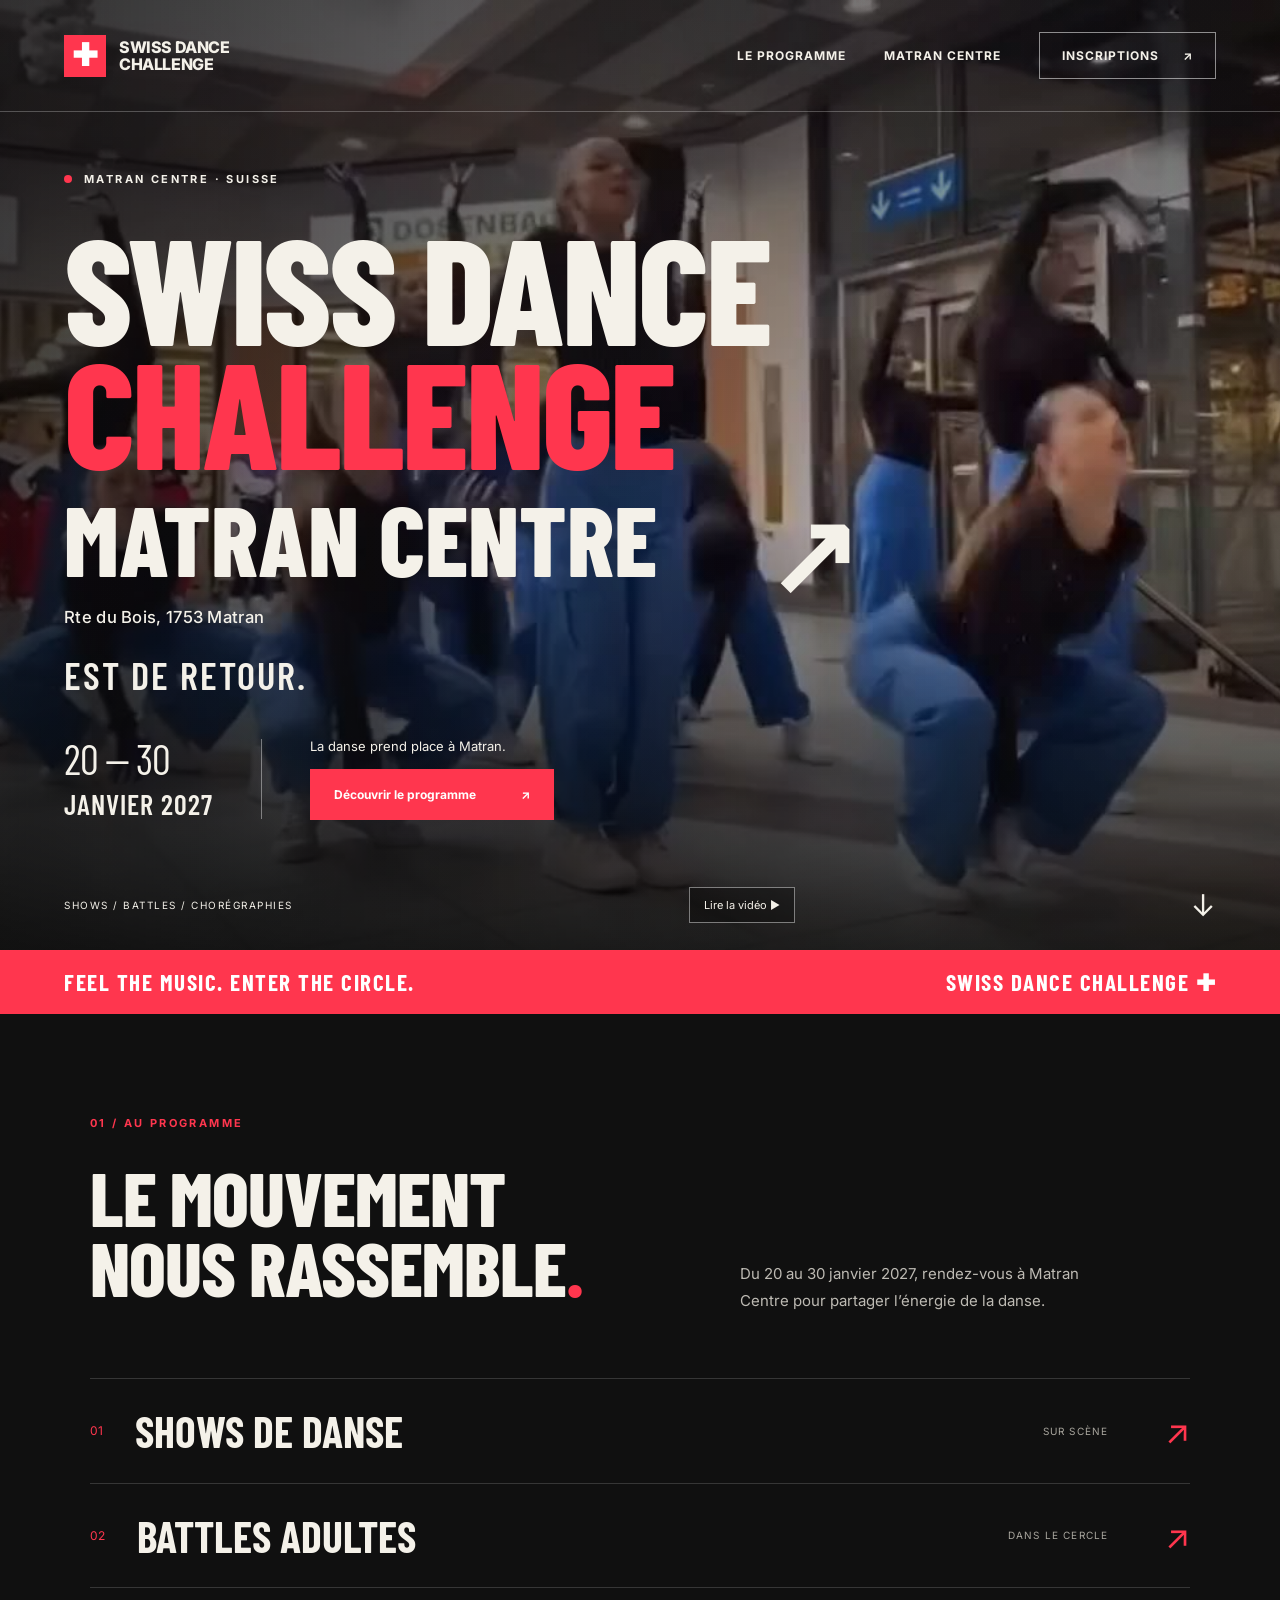
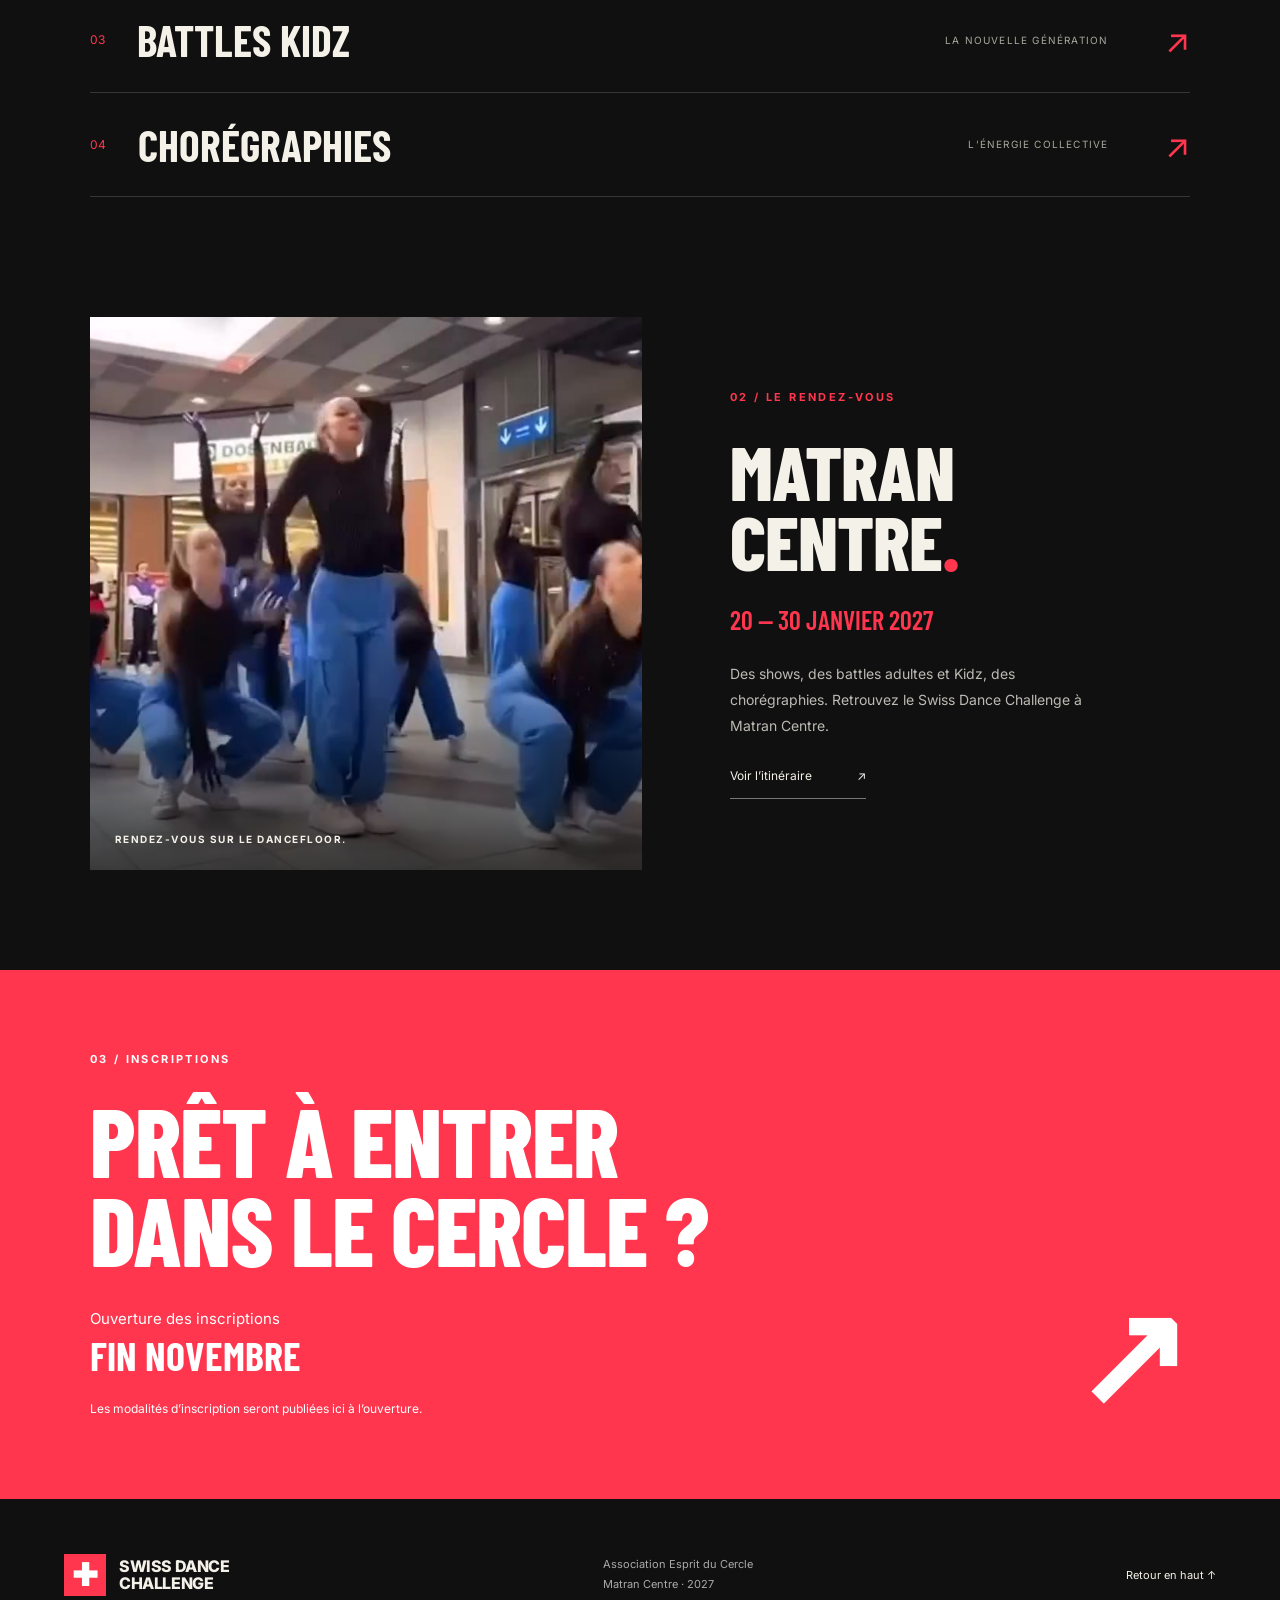
<file: swiss-dance/index.html>
<!doctype html>
<html lang="fr">
<head>
<meta charset="utf-8">
<meta name="viewport" content="width=device-width, initial-scale=1">
<meta name="theme-color" content="#101010">
<meta name="description" content="Swiss Dance Challenge est de retour à Matran Centre du 20 au 30 janvier 2027. Shows de danse, battles adultes, battles Kidz et chorégraphies. Inscriptions dès fin novembre.">
<title>Swiss Dance Challenge — Matran Centre 2027</title>
<link rel="icon" href="assets/favicon.svg" type="image/svg+xml">
<link rel="stylesheet" href="style.css">
<style>
.hero { height: auto; min-height: 100svh; max-height: none; }
.hero-content { padding-bottom: 130px; }
h1 .hero-place {
  display: block;
  margin-top: .14em;
  color: var(--cream);
  font-size: .65em;
  line-height: 1.08;
  letter-spacing: 0;
}
.hero-address {
  margin: -8px 0 22px;
  font-size: clamp(14px, 1.3vw, 18px);
  line-height: 1.5;
  font-weight: 500;
  letter-spacing: .3px;
}
@media (max-width: 760px) {
  h1 .hero-place { font-size: .7em; }
}
</style>
<script src="site.js" defer></script>
</head>
<body>
<a href="#programme" class="skip">Aller au programme</a>
<header class="site-header">
<a href="#accueil" class="brand" aria-label="Swiss Dance Challenge, accueil"><span class="cross" aria-hidden="true">✚</span><span>SWISS DANCE<br>CHALLENGE</span></a>
<nav aria-label="Navigation principale"><a href="#programme">Le programme</a><a href="#matran">Matran Centre</a><a class="nav-cta" href="#inscriptions">Inscriptions <span aria-hidden="true">↗</span></a></nav>
</header>
<main>
<section class="hero" id="accueil" aria-labelledby="hero-title">
<video id="cover" autoplay muted loop playsinline preload="metadata" poster="assets/matran-poster.jpg" aria-label="Danseurs et DJs lors d’une précédente édition du Swiss Dance Challenge"><source src="assets/matran-cover.mp4" type="video/mp4"></video>
<div class="hero-shade"></div>
<div class="hero-content">
<p class="eyebrow"><span class="live-dot" aria-hidden="true"></span> MATRAN CENTRE · SUISSE</p>
<h1 id="hero-title">SWISS DANCE<br><span>CHALLENGE</span><span class="hero-place">MATRAN CENTRE</span><i aria-hidden="true">↗</i></h1>
<p class="hero-address">Rte du Bois, 1753 Matran</p>
<p class="return">EST DE RETOUR.</p>
<div class="hero-info"><p class="hero-date">20 — 30<br><strong>JANVIER 2027</strong></p><div><p>La danse prend place à Matran.</p><a class="button" href="#programme">Découvrir le programme <span aria-hidden="true">↗</span></a></div></div>
</div>
<div class="hero-bottom"><span>SHOWS / BATTLES / CHORÉGRAPHIES</span><button id="video-toggle" type="button" hidden>Mettre en pause <span aria-hidden="true">Ⅱ</span></button><a href="#programme" aria-label="Descendre au programme">↓</a></div>
</section>
<div class="ribbon" aria-hidden="true"><span>FEEL THE MUSIC. ENTER THE CIRCLE.</span><span>SWISS DANCE CHALLENGE ✚</span></div>
<section class="programme section" id="programme">
<div class="section-intro"><p class="eyebrow">01 / AU PROGRAMME</p><h2>LE MOUVEMENT<br>NOUS RASSEMBLE<span>.</span></h2><p>Du 20 au 30 janvier 2027, rendez-vous à Matran Centre pour partager l’énergie de la danse.</p></div>
<div class="programme-list">
<article><span class="number">01</span><h3>SHOWS DE DANSE</h3><span class="type">SUR SCÈNE</span><span class="row-arrow" aria-hidden="true">↗</span></article>
<article><span class="number">02</span><h3>BATTLES ADULTES</h3><span class="type">DANS LE CERCLE</span><span class="row-arrow" aria-hidden="true">↗</span></article>
<article><span class="number">03</span><h3>BATTLES KIDZ</h3><span class="type">LA NOUVELLE GÉNÉRATION</span><span class="row-arrow" aria-hidden="true">↗</span></article>
<article><span class="number">04</span><h3>CHORÉGRAPHIES</h3><span class="type">L’ÉNERGIE COLLECTIVE</span><span class="row-arrow" aria-hidden="true">↗</span></article>
</div>
</section>
<section class="matran section" id="matran">
<div class="matran-image"><img src="assets/matran-poster.jpg" alt="Un groupe de danseurs sur scène à Matran Centre" width="1280" height="720" loading="lazy"><span>RENDEZ-VOUS SUR LE DANCEFLOOR.</span></div>
<div class="matran-copy"><p class="eyebrow">02 / LE RENDEZ-VOUS</p><h2>MATRAN<br>CENTRE<span>.</span></h2><p class="location-date">20 — 30 JANVIER 2027</p><p>Des shows, des battles adultes et Kidz, des chorégraphies. Retrouvez le Swiss Dance Challenge à Matran Centre.</p><a class="text-link" href="https://www.google.com/maps/search/?api=1&amp;query=Matran+Centre+Suisse" target="_blank" rel="noopener">Voir l’itinéraire <span aria-hidden="true">↗</span></a></div>
</section>
<section class="registration section" id="inscriptions" aria-labelledby="registration-title"><p class="eyebrow">03 / INSCRIPTIONS</p><h2 id="registration-title">PRÊT À ENTRER<br>DANS LE CERCLE ?</h2><div class="registration-bottom"><p>Ouverture des inscriptions<br><strong>FIN NOVEMBRE</strong></p><span class="registration-arrow" aria-hidden="true">↗</span></div><p class="registration-note">Les modalités d’inscription seront publiées ici à l’ouverture.</p></section>
</main>
<footer><a href="#accueil" class="brand"><span class="cross" aria-hidden="true">✚</span><span>SWISS DANCE<br>CHALLENGE</span></a><p>Association Esprit du Cercle<br>Matran Centre · 2027</p><a href="#accueil">Retour en haut ↑</a></footer>
</body>
</html>
</file>
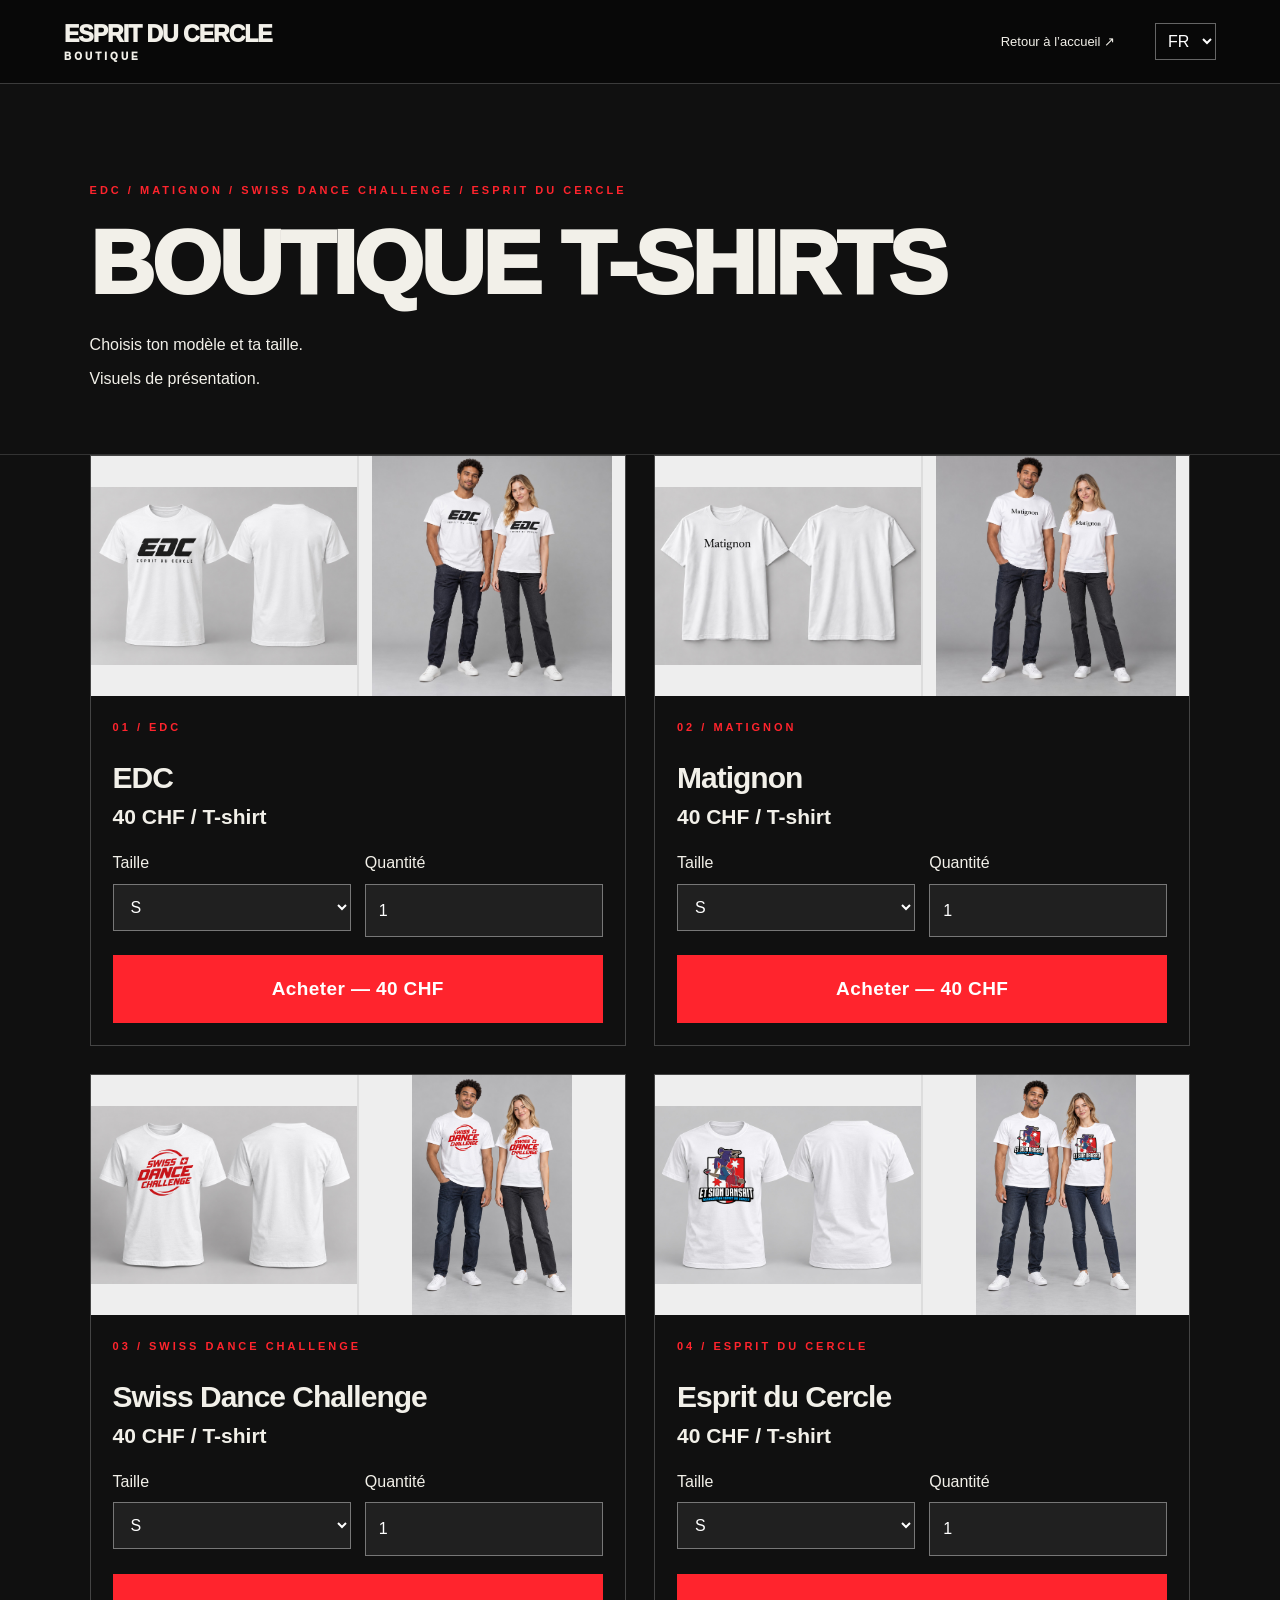
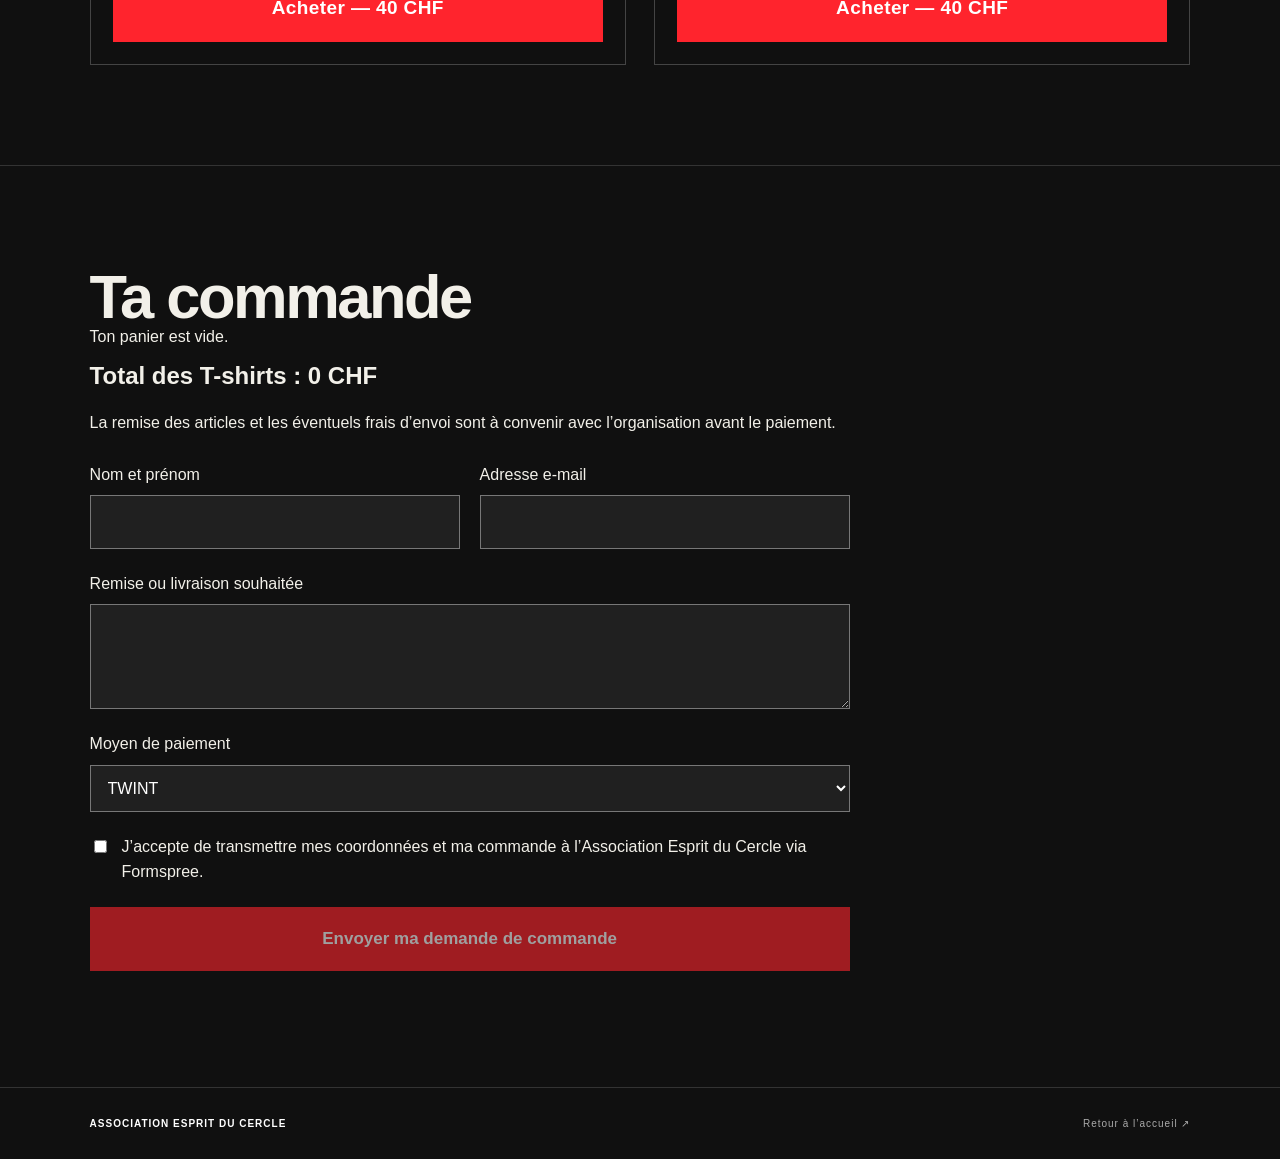
<file: boutique.html>
<!doctype html><html lang="fr"><head><meta charset="utf-8"><meta name="viewport" content="width=device-width,initial-scale=1"><title>Boutique T-shirts — Esprit du Cercle</title><meta name="description" content="T-shirts EDC, Matignon, Swiss Dance Challenge et Esprit du Cercle. Tailles S, M, L, XL. 40 CHF par T-shirt."><link rel="stylesheet" href="kartel.css"><link rel="stylesheet" href="boutique.css"></head><body class="jury-page"><header><a class="brand" href="index.html">ESPRIT DU CERCLE<span>BOUTIQUE</span></a><a class="jury-home" href="index.html" data-shop="back">Retour à l’accueil ↗</a><select id="shop-language" aria-label="Language"><option value="fr">FR</option><option value="en">EN</option><option value="de">DE</option><option value="it">IT</option></select></header><main><section class="section jury-intro"><p class="eyebrow">EDC / MATIGNON / SWISS DANCE CHALLENGE / ESPRIT DU CERCLE</p><h1 data-shop="title">BOUTIQUE T-SHIRTS</h1><p data-shop="intro">Choisis ton modèle et ta taille.</p><p data-shop="visual">Visuels de présentation.</p></section><section class="section registration shop-products" aria-label="T-shirts"><article class="shop-product" data-product="edc"><div class="shop-product-media"><a href="assets/shop/edc.jpg" target="_blank" rel="noopener"><img src="assets/shop/edc.jpg" alt="T-shirt EDC, face et dos" loading="lazy"></a><a href="assets/shop/edc-models.jpg" target="_blank" rel="noopener"><img src="assets/shop/edc-models.jpg" alt="T-shirt EDC porté par un homme et une femme, de la tête aux pieds" loading="lazy" decoding="async"></a></div><div class="shop-product-body"><p class="eyebrow">01 / EDC</p><h2>EDC</h2><p data-shop="price">40 CHF / T-shirt</p><div class="registration-fields"><label><span data-shop="size">Taille</span><select class="shop-size" aria-label="EDC — S M L XL"><option>S</option><option>M</option><option>L</option><option>XL</option></select></label><label><span data-shop="quantity">Quantité</span><input class="shop-quantity" aria-label="EDC — quantité" type="number" value="1" min="1" max="99" step="1" required></label></div><button type="button" class="button" data-add="edc" data-shop="add">Acheter — 40 CHF</button></div></article><article class="shop-product" data-product="matignon"><div class="shop-product-media"><a href="assets/shop/matignon.jpg" target="_blank" rel="noopener"><img src="assets/shop/matignon.jpg" alt="T-shirt Matignon, face et dos" loading="lazy"></a><a href="assets/shop/matignon-models.jpg" target="_blank" rel="noopener"><img src="assets/shop/matignon-models.jpg" alt="T-shirt Matignon porté par un homme et une femme, de la tête aux pieds" loading="lazy" decoding="async"></a></div><div class="shop-product-body"><p class="eyebrow">02 / MATIGNON</p><h2>Matignon</h2><p data-shop="price">40 CHF / T-shirt</p><div class="registration-fields"><label><span data-shop="size">Taille</span><select class="shop-size" aria-label="Matignon — S M L XL"><option>S</option><option>M</option><option>L</option><option>XL</option></select></label><label><span data-shop="quantity">Quantité</span><input class="shop-quantity" aria-label="Matignon — quantité" type="number" value="1" min="1" max="99" step="1" required></label></div><button type="button" class="button" data-add="matignon" data-shop="add">Acheter — 40 CHF</button></div></article><article class="shop-product" data-product="sdc"><div class="shop-product-media"><a href="assets/shop/swiss-dance-challenge.jpg" target="_blank" rel="noopener"><img src="assets/shop/swiss-dance-challenge.jpg" alt="T-shirt Swiss Dance Challenge, face et dos" loading="lazy"></a><a href="assets/shop/sdc-models.jpg" target="_blank" rel="noopener"><img src="assets/shop/sdc-models.jpg" alt="T-shirt Swiss Dance Challenge porté par un homme et une femme, de la tête aux pieds" loading="lazy" decoding="async"></a></div><div class="shop-product-body"><p class="eyebrow">03 / SWISS DANCE CHALLENGE</p><h2>Swiss Dance Challenge</h2><p data-shop="price">40 CHF / T-shirt</p><div class="registration-fields"><label><span data-shop="size">Taille</span><select class="shop-size" aria-label="Swiss Dance Challenge — S M L XL"><option>S</option><option>M</option><option>L</option><option>XL</option></select></label><label><span data-shop="quantity">Quantité</span><input class="shop-quantity" aria-label="Swiss Dance Challenge — quantité" type="number" value="1" min="1" max="99" step="1" required></label></div><button type="button" class="button" data-add="sdc" data-shop="add">Acheter — 40 CHF</button></div></article><article class="shop-product" data-product="esprit"><div class="shop-product-media"><a href="assets/shop/esprit-du-cercle.jpg" target="_blank" rel="noopener"><img src="assets/shop/esprit-du-cercle.jpg" alt="T-shirt Esprit du Cercle, face et dos" loading="lazy"></a><a href="assets/shop/esprit-models.jpg" target="_blank" rel="noopener"><img src="assets/shop/esprit-models.jpg" alt="T-shirt Esprit du Cercle porté par un homme et une femme, de la tête aux pieds" loading="lazy" decoding="async"></a></div><div class="shop-product-body"><p class="eyebrow">04 / ESPRIT DU CERCLE</p><h2>Esprit du Cercle</h2><p data-shop="price">40 CHF / T-shirt</p><div class="registration-fields"><label><span data-shop="size">Taille</span><select class="shop-size" aria-label="Esprit du Cercle — S M L XL"><option>S</option><option>M</option><option>L</option><option>XL</option></select></label><label><span data-shop="quantity">Quantité</span><input class="shop-quantity" aria-label="Esprit du Cercle — quantité" type="number" value="1" min="1" max="99" step="1" required></label></div><button type="button" class="button" data-add="esprit" data-shop="add">Acheter — 40 CHF</button></div></article></section><section class="section registration" id="commande"><h2 data-shop="cart">Ta commande</h2><div id="shop-cart" aria-live="polite"></div><p class="registration-total"><span data-shop="total">Total des T-shirts</span> : <output id="shop-total">0 CHF</output></p><p data-shop="delivery">La remise des articles et les éventuels frais d’envoi sont à convenir avec l’organisation avant le paiement.</p><form id="shop-form" action="https://formspree.io/f/xojnbbkr" method="POST"><input name="_gotcha" hidden tabindex="-1" autocomplete="off"><div class="registration-fields"><label><span data-shop="name">Nom et prénom</span><input name="name" autocomplete="name" maxlength="120" required></label><label><span data-shop="email">Adresse e-mail</span><input name="email" type="email" autocomplete="email" maxlength="254" required></label></div><label><span data-shop="handover">Remise ou livraison souhaitée</span><textarea name="handover_request" rows="3" maxlength="1000"></textarea></label><label><span data-shop="method">Moyen de paiement</span><select name="payment_method"><option>TWINT</option><option>PayPal</option><option>Revolut</option></select></label><label class="registration-choice"><input type="checkbox" name="consent" value="yes" required><span data-shop="consent">J’accepte de transmettre mes coordonnées et ma commande à l’Association Esprit du Cercle via Formspree.</span></label><button class="button" type="submit" data-shop="submit">Envoyer ma demande de commande</button></form><p id="shop-status" role="status" aria-live="polite"></p><div id="shop-payment" hidden><h3 data-shop="payment">Instructions de paiement</h3><p><span data-shop="reference">Référence de commande</span> : <strong id="shop-reference"></strong></p><p data-shop="note">Indique ton nom et cette référence dans le paiement. Aucune confirmation automatique de paiement n’est émise par le site.</p><p id="shop-twint">TWINT : +41 79 814 67 00</p><a id="shop-revolut" class="button" href="https://revolut.me/salleyxae5" target="_blank" rel="noopener" data-shop="revolut">Payer avec Revolut ↗</a><a id="shop-paypal" class="button outline" href="assets/kartel/paypal-qr.jpeg" target="_blank" rel="noopener" data-shop="paypal">Ouvrir le QR PayPal ↗</a></div></section></main><footer><strong>ASSOCIATION ESPRIT DU CERCLE</strong><a href="index.html" data-shop="back">Retour à l’accueil ↗</a></footer><script src="boutique.js"></script></body></html>
</file>
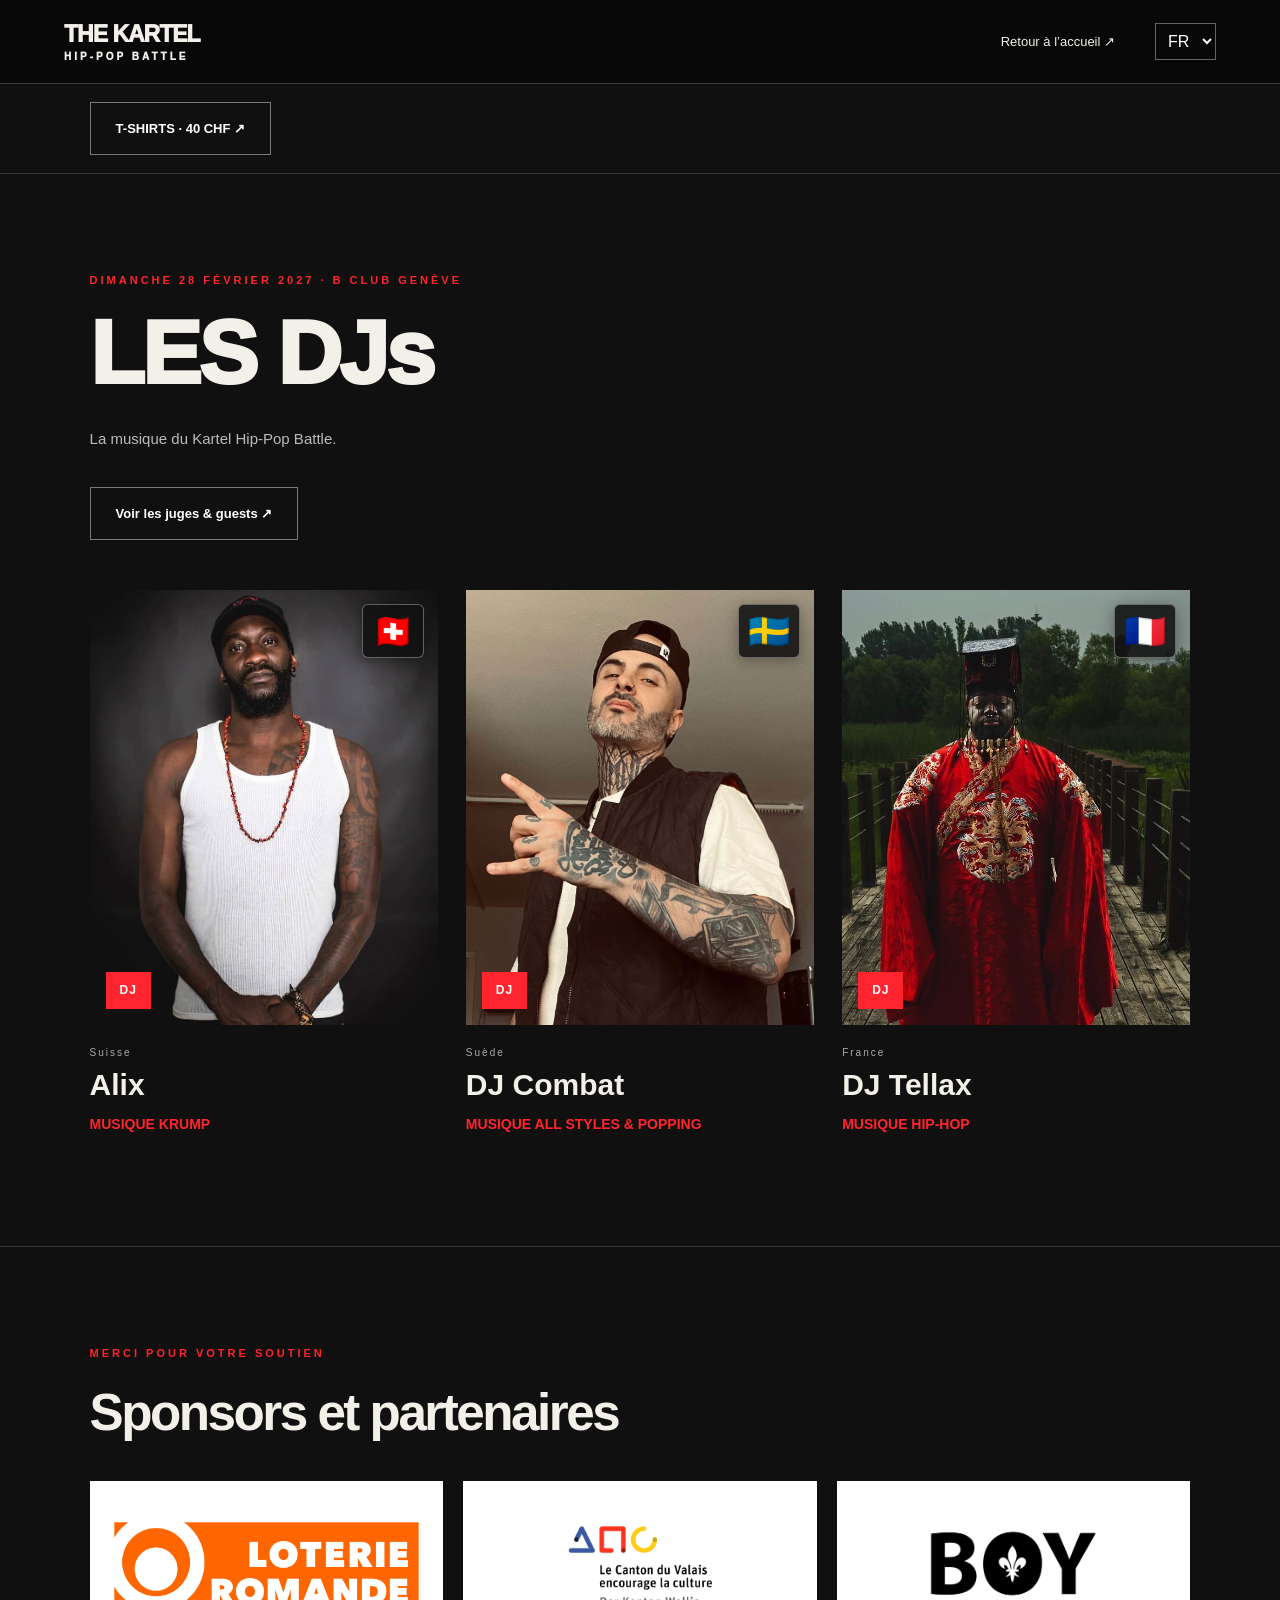
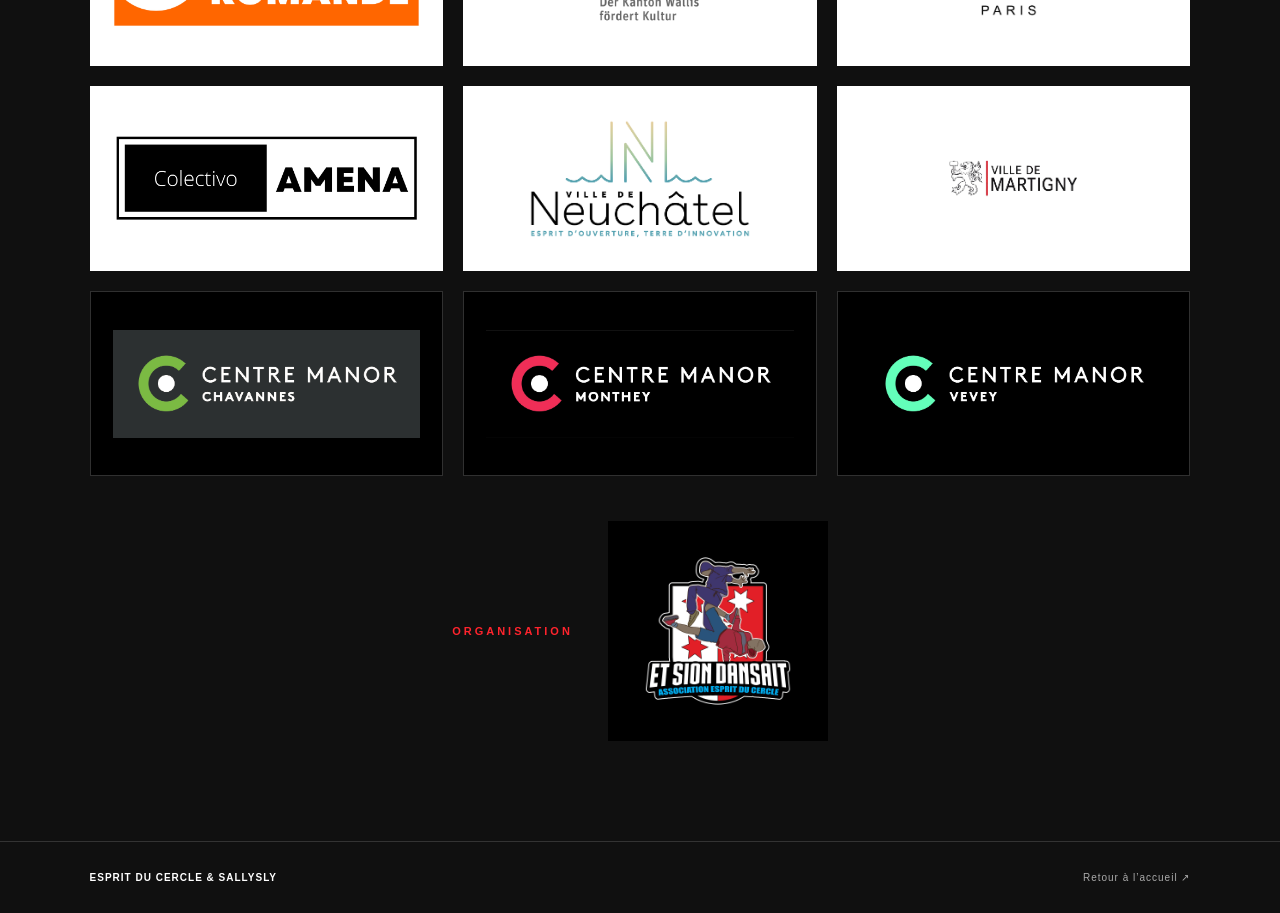
<file: djs.html>
<!doctype html><html lang="fr"><head><meta charset="utf-8"><meta name="viewport" content="width=device-width,initial-scale=1"><title>Les DJs — Kartel Hip-Pop Genève 2027</title><meta name="description" content="Alix pour le Krump, DJ Combat pour le All Styles et le Popping, DJ Tellax pour le Hip-Hop."><link rel="stylesheet" href="kartel.css"></head><body class="jury-page"><header><a class="brand" href="index.html">THE KARTEL<span>HIP-POP BATTLE</span></a><a class="jury-home" href="index.html" data-dj="back">Retour à l’accueil ↗</a><select id="dj-language" aria-label="Language"><option value="fr">FR</option><option value="en">EN</option><option value="de">DE</option><option value="it">IT</option></select></header><div style="padding:18px 7%;border-bottom:1px solid #333"><a class="button outline" href="boutique.html">T-SHIRTS · 40 CHF ↗</a></div><main><section class="section jury-intro"><p class="eyebrow" data-dj="date">DIMANCHE 28 FÉVRIER 2027 · B CLUB GENÈVE</p><h1 data-dj="title">LES DJs</h1><p class="intro" data-dj="intro">La musique du Kartel Hip-Pop Battle.</p><a class="button outline" href="jury.html" data-dj="jury">Voir les juges & guests ↗</a></section><section class="section jury-roster" aria-label="DJs"><div class="jury-grid"><article class="jury-card"><div class="jury-portrait"><img src="assets/kartel/dj-alix.png" alt="Alix" loading="lazy"><span class="jury-flag" aria-hidden="true">🇨🇭</span><span class="jury-role">DJ</span></div><p class="country" data-dj="switzerland">Suisse</p><h3>Alix</h3><p class="style" data-dj="krump">Musique Krump</p></article><article class="jury-card"><div class="jury-portrait"><img src="assets/kartel/dj-combat.jpeg" alt="DJ Combat" loading="lazy"><span class="jury-flag" aria-hidden="true">🇸🇪</span><span class="jury-role">DJ</span></div><p class="country" data-dj="sweden">Suède</p><h3>DJ Combat</h3><p class="style" data-dj="all">Musique All Styles & Popping</p></article><article class="jury-card"><div class="jury-portrait"><img src="assets/kartel/dj-tellax.jpeg" alt="DJ Tellax" loading="lazy"><span class="jury-flag" aria-hidden="true">🇫🇷</span><span class="jury-role">DJ</span></div><p class="country" data-dj="france">France</p><h3>DJ Tellax</h3><p class="style" data-dj="hiphop">Musique Hip-Hop</p></article></div></section><section class="section sponsor-section" id="sponsors" aria-labelledby="sponsor-heading"><p class="eyebrow" data-i="sponsorThanks">MERCI POUR VOTRE SOUTIEN</p><h2 id="sponsor-heading" data-i="sponsorTitle">Sponsors et partenaires</h2><div class="sponsor-grid"><div class="sponsor-logo "><img src="assets/sponsors/loterie-romande.jpg" alt="Loterie Romande" loading="lazy" decoding="async"></div><div class="sponsor-logo "><img src="assets/sponsors/culture-valais.png" alt="Le Canton du Valais encourage la culture" loading="lazy" decoding="async"></div><div class="sponsor-logo "><img src="assets/sponsors/boy-paris.jpg" alt="BOY Paris" loading="lazy" decoding="async"></div><div class="sponsor-logo "><img src="assets/sponsors/amena.png" alt="Colectivo AMENA" loading="lazy" decoding="async"></div><div class="sponsor-logo "><img src="assets/sponsors/neuchatel.png" alt="Ville de Neuchâtel" loading="lazy" decoding="async"></div><div class="sponsor-logo "><img src="assets/sponsors/martigny.png" alt="Ville de Martigny" loading="lazy" decoding="async"></div><div class="sponsor-logo dark"><img src="assets/sponsors/manor-chavannes.jpg" alt="Centre Manor Chavannes" loading="lazy" decoding="async"></div><div class="sponsor-logo dark"><img src="assets/sponsors/manor-monthey.jpg" alt="Centre Manor Monthey" loading="lazy" decoding="async"></div><div class="sponsor-logo dark"><img src="assets/sponsors/manor-vevey.jpg" alt="Centre Manor Vevey" loading="lazy" decoding="async"></div></div><div class="sponsor-organizer"><p class="eyebrow" data-i="organizerLabel">ORGANISATION</p><img src="assets/sponsors/esprit-du-cercle.png" alt="Association Esprit du Cercle — Et Sion Dansait" loading="lazy" decoding="async" width="220" height="220"></div></section></main><footer><strong>ESPRIT DU CERCLE & SALLYSLY</strong><a href="index.html" data-dj="back">Retour à l’accueil ↗</a></footer><script src="djs.js"></script></body></html>
</file>
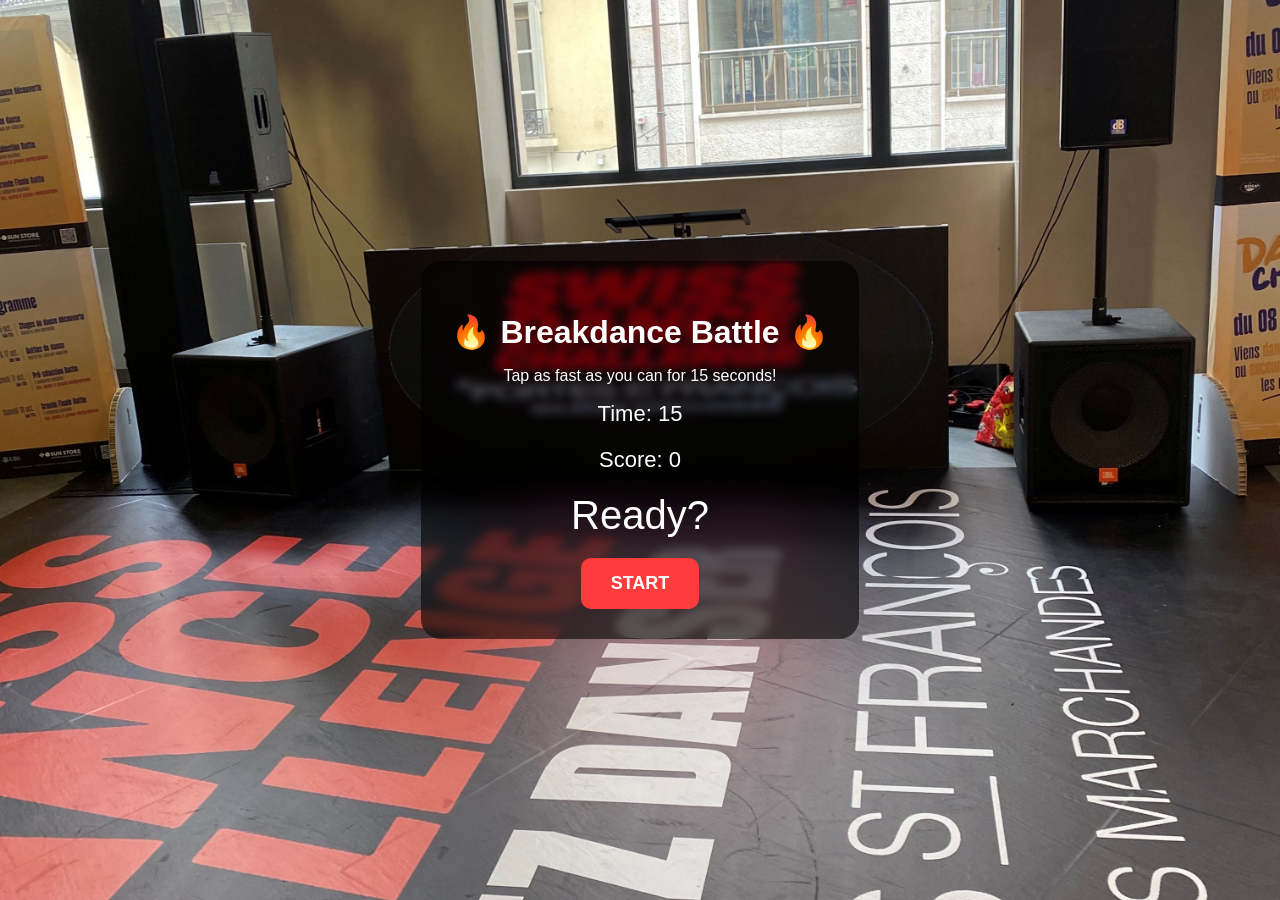
<file: jeu.html>
<!DOCTYPE html>
<html lang="fr">
<head>
<meta charset="UTF-8">
<meta name="viewport" content="width=device-width, initial-scale=1.0">
<title>Breakdance Challenge Game</title>

<style>
body{
margin:0;
font-family:Arial, sans-serif;
background:url('Decord-jeu.JPG') center/cover no-repeat;
display:flex;
flex-direction:column;
justify-content:center;
align-items:center;
height:100vh;
color:white;
text-align:center;
}

.overlay{
background:rgba(0,0,0,0.6);
padding:30px;
border-radius:20px;
backdrop-filter:blur(5px);
}

h1{
margin-bottom:10px;
}

#move{
font-size:40px;
margin:20px 0;
}

#score{
font-size:22px;
margin-bottom:10px;
}

#timer{
font-size:22px;
margin-bottom:20px;
}

button{
padding:15px 30px;
font-size:18px;
border:none;
border-radius:10px;
cursor:pointer;
background:#ff3c3c;
color:white;
font-weight:bold;
}

button:hover{
background:#ff0000;
}
</style>
</head>

<body>

<div class="overlay">
<h1>🔥 Breakdance Battle 🔥</h1>
<p>Tap as fast as you can for 15 seconds!</p>

<div id="timer">Time: 15</div>
<div id="score">Score: 0</div>
<div id="move">Ready?</div>

<button onclick="startGame()">START</button>
</div>

<script>
let score = 0;
let timeLeft = 15;
let timer;
let playing = false;

const moves = [
"👣 6-Step Footwork",
"🧊 Baby Freeze",
"💥 Windmill",
"🔥 Flare (Thomas)",
"🌀 Headspin"
];

function startGame(){
score = 0;
timeLeft = 15;
playing = true;
document.getElementById("score").innerText = "Score: 0";
document.getElementById("timer").innerText = "Time: 15";
document.getElementById("move").innerText = "GO!";
timer = setInterval(countdown,1000);
}

function countdown(){
timeLeft--;
document.getElementById("timer").innerText = "Time: " + timeLeft;
if(timeLeft <= 0){
clearInterval(timer);
playing = false;
document.getElementById("move").innerText = "🏆 Final Score: " + score;
}
}

document.body.addEventListener("click",function(){
if(playing){
score++;
document.getElementById("score").innerText = "Score: " + score;
let randomMove = moves[Math.floor(Math.random()*moves.length)];
document.getElementById("move").innerText = randomMove;
}
});
</script>

</body>
</html>
</file>
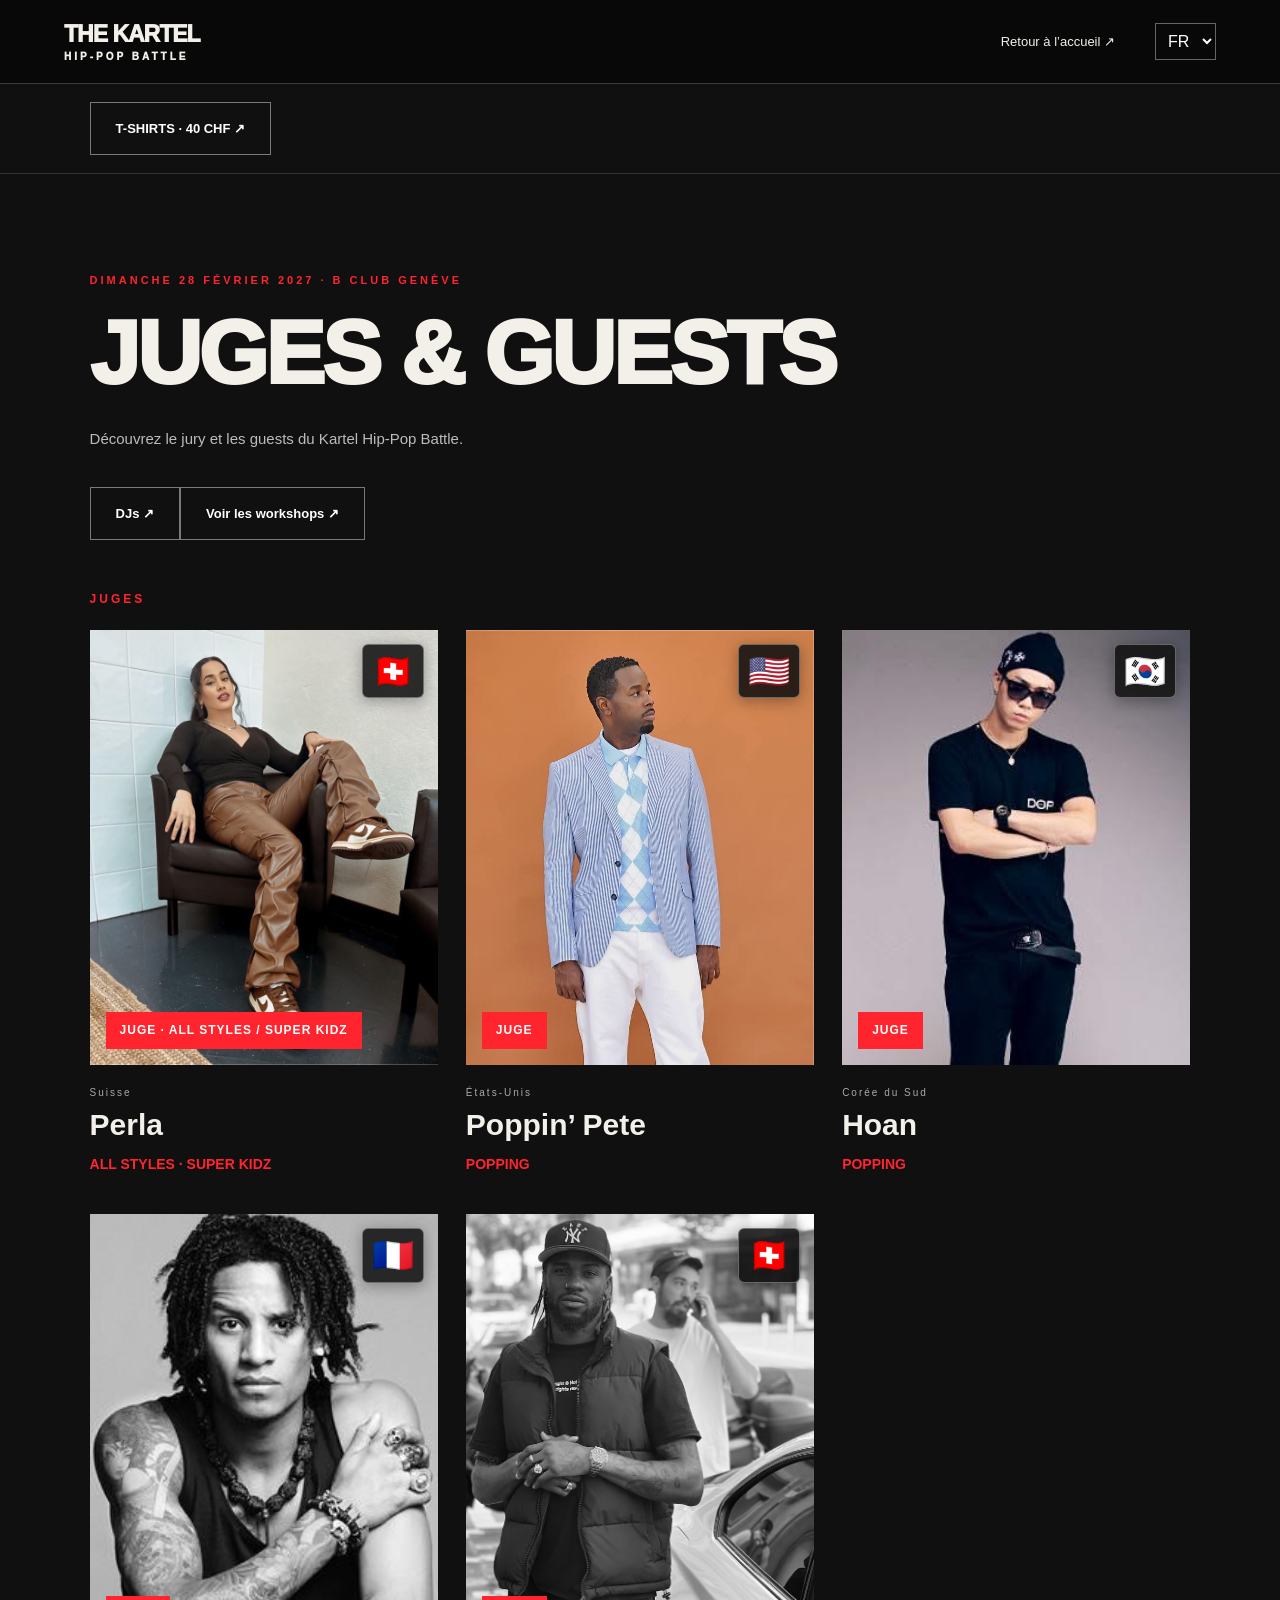
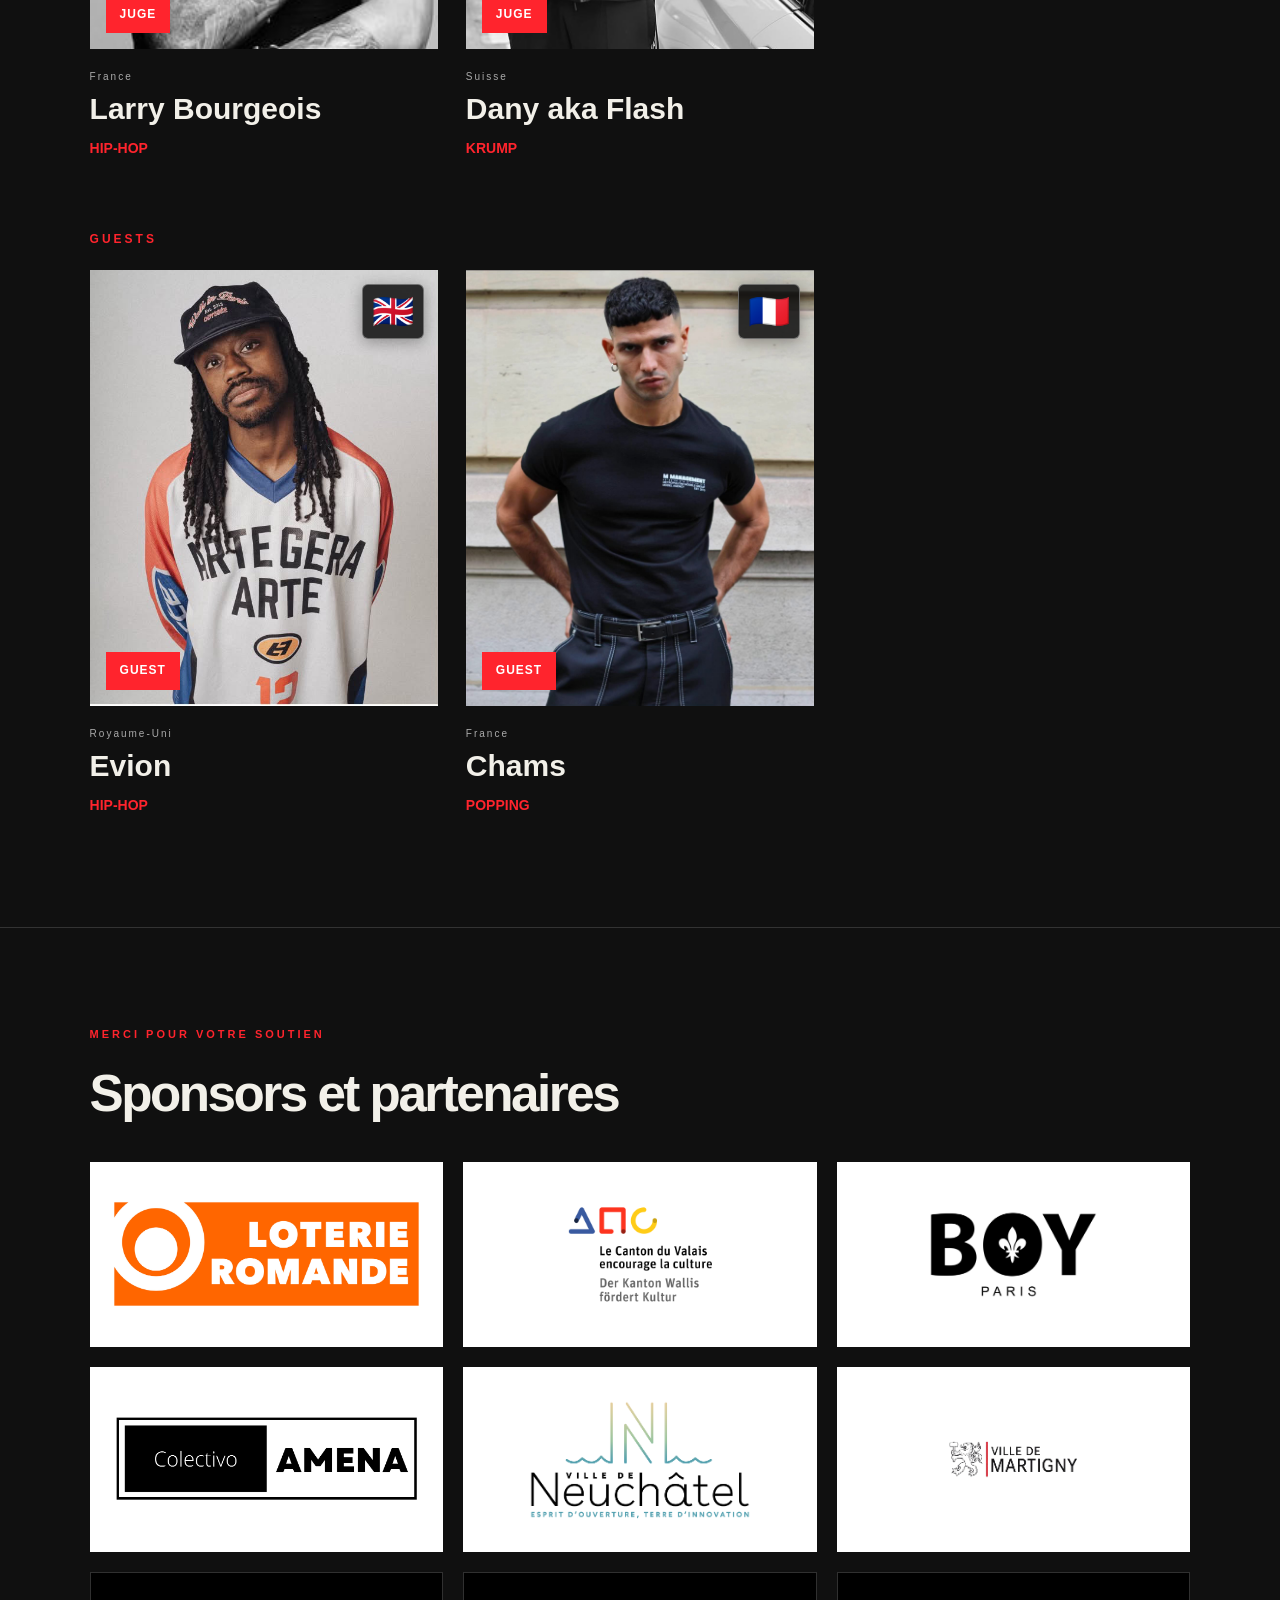
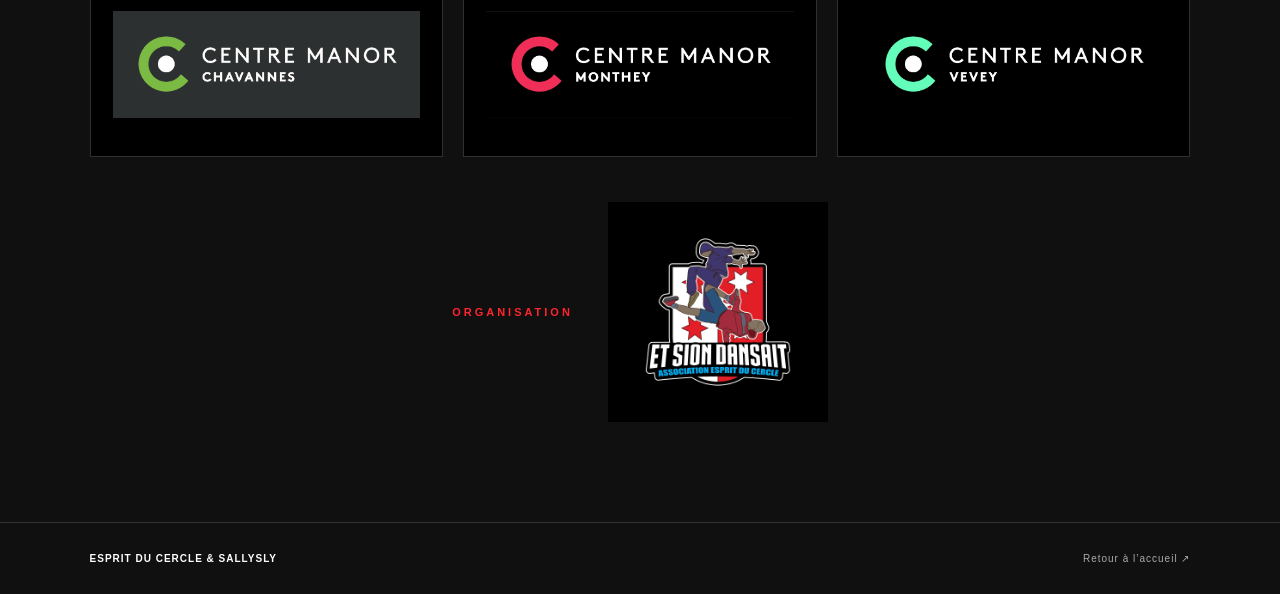
<file: jury.html>
<!doctype html><html lang="fr"><head><meta charset="utf-8"><meta name="viewport" content="width=device-width, initial-scale=1"><title>Juges & Guests — Kartel Hip-Pop Genève 2027</title><meta name="description" content="Le jury et les guests du Kartel Hip-Pop Battle : Poppin’ Pete, Perla, Hoan, Larry Bourgeois, Dany aka Flash, Evion et Chams."><link rel="stylesheet" href="kartel.css"></head><body class="jury-page"><header><a class="brand" href="index.html">THE KARTEL<span>HIP-POP BATTLE</span></a><a href="index.html" class="jury-home" data-j="back">Retour à l’accueil ↗</a><select id="jury-language" aria-label="Language"><option value="fr">FR</option><option value="en">EN</option><option value="de">DE</option><option value="it">IT</option></select></header><div style="padding:18px 7%;border-bottom:1px solid #333"><a class="button outline" href="boutique.html">T-SHIRTS · 40 CHF ↗</a></div><main><section class="section jury-intro"><p class="eyebrow" data-j="eyebrow">DIMANCHE 28 FÉVRIER 2027 · B CLUB GENÈVE</p><h1 data-j="title">JUGES & GUESTS</h1><p class="intro" data-j="intro">Découvrez le jury et les guests du Kartel Hip-Pop Battle.</p><a class="button outline" href="djs.html">DJs ↗</a><a class="button outline" href="index.html#workshops" data-j="workshops">Voir les workshops ↗</a></section><section class="section jury-roster" aria-labelledby="jury-featured"><h2 id="jury-featured" class="eyebrow" data-j="judgesHeading">JUGES</h2><div class="jury-grid"><article class="jury-card"><div class="jury-portrait"><img src="assets/kartel/perla.jpg" alt="Perla" loading="lazy"><span class="jury-flag" aria-hidden="true">🇨🇭</span><span class="jury-role" data-j="perlaJudge">JUGE · ALL STYLES / SUPER KIDZ</span></div><p class="country" data-j="switzerland">Suisse</p><h3>Perla</h3><p class="style" data-j="perlaRole">All Styles · Super Kidz</p></article><article class="jury-card"><div class="jury-portrait"><img src="assets/kartel/pete.jpg" alt="Poppin’ Pete" loading="lazy"><span class="jury-flag" aria-hidden="true">🇺🇸</span><span class="jury-role" data-j="judge">JUGE</span></div><p class="country" data-j="usa">États-Unis</p><h3>Poppin’ Pete</h3><p class="style" data-j="popping">Popping</p></article><article class="jury-card"><div class="jury-portrait"><img src="assets/kartel/hoan.jpg" alt="Hoan" loading="lazy"><span class="jury-flag" aria-hidden="true">🇰🇷</span><span class="jury-role" data-j="judge">JUGE</span></div><p class="country" data-j="korea">Corée du Sud</p><h3>Hoan</h3><p class="style" data-j="popping">Popping</p></article><article class="jury-card"><div class="jury-portrait"><img src="assets/kartel/larry.jpg" alt="Larry Bourgeois" loading="lazy"><span class="jury-flag" aria-hidden="true">🇫🇷</span><span class="jury-role" data-j="judge">JUGE</span></div><p class="country" data-j="france">France</p><h3>Larry Bourgeois</h3><p class="style" data-j="hiphop">Hip-Hop</p></article><article class="jury-card"><div class="jury-portrait"><img src="assets/kartel/dany-flash.jpeg" alt="Dany aka Flash" loading="lazy"><span class="jury-flag" aria-hidden="true">🇨🇭</span><span class="jury-role" data-j="judge">JUGE</span></div><p class="country" data-j="switzerland">Suisse</p><h3>Dany aka Flash</h3><p class="style">Krump</p></article></div><h2 class="eyebrow jury-subheading" data-j="guestsHeading">GUESTS</h2><div class="jury-grid"><article class="jury-card"><div class="jury-portrait"><img src="assets/kartel/evion.jpg" alt="Evion" loading="lazy"><span class="jury-flag" aria-hidden="true">🇬🇧</span><span class="jury-role" data-j="guest">GUEST</span></div><p class="country" data-j="uk">Royaume-Uni</p><h3>Evion</h3><p class="style" data-j="hiphop">Hip-Hop</p></article><article class="jury-card"><div class="jury-portrait"><img src="assets/kartel/chams.jpg" alt="Chams" loading="lazy"><span class="jury-flag" aria-hidden="true">🇫🇷</span><span class="jury-role" data-j="guest">GUEST</span></div><p class="country" data-j="france">France</p><h3>Chams</h3><p class="style" data-j="popping">Popping</p></article></div></section><section class="section sponsor-section" id="sponsors" aria-labelledby="sponsor-heading"><p class="eyebrow" data-i="sponsorThanks">MERCI POUR VOTRE SOUTIEN</p><h2 id="sponsor-heading" data-i="sponsorTitle">Sponsors et partenaires</h2><div class="sponsor-grid"><div class="sponsor-logo "><img src="assets/sponsors/loterie-romande.jpg" alt="Loterie Romande" loading="lazy" decoding="async"></div><div class="sponsor-logo "><img src="assets/sponsors/culture-valais.png" alt="Le Canton du Valais encourage la culture" loading="lazy" decoding="async"></div><div class="sponsor-logo "><img src="assets/sponsors/boy-paris.jpg" alt="BOY Paris" loading="lazy" decoding="async"></div><div class="sponsor-logo "><img src="assets/sponsors/amena.png" alt="Colectivo AMENA" loading="lazy" decoding="async"></div><div class="sponsor-logo "><img src="assets/sponsors/neuchatel.png" alt="Ville de Neuchâtel" loading="lazy" decoding="async"></div><div class="sponsor-logo "><img src="assets/sponsors/martigny.png" alt="Ville de Martigny" loading="lazy" decoding="async"></div><div class="sponsor-logo dark"><img src="assets/sponsors/manor-chavannes.jpg" alt="Centre Manor Chavannes" loading="lazy" decoding="async"></div><div class="sponsor-logo dark"><img src="assets/sponsors/manor-monthey.jpg" alt="Centre Manor Monthey" loading="lazy" decoding="async"></div><div class="sponsor-logo dark"><img src="assets/sponsors/manor-vevey.jpg" alt="Centre Manor Vevey" loading="lazy" decoding="async"></div></div><div class="sponsor-organizer"><p class="eyebrow" data-i="organizerLabel">ORGANISATION</p><img src="assets/sponsors/esprit-du-cercle.png" alt="Association Esprit du Cercle — Et Sion Dansait" loading="lazy" decoding="async" width="220" height="220"></div></section></main><footer><strong>ESPRIT DU CERCLE & SALLYSLY</strong><a href="index.html" data-j="back">Retour à l’accueil ↗</a></footer><script src="jury.js"></script></body></html>
</file>
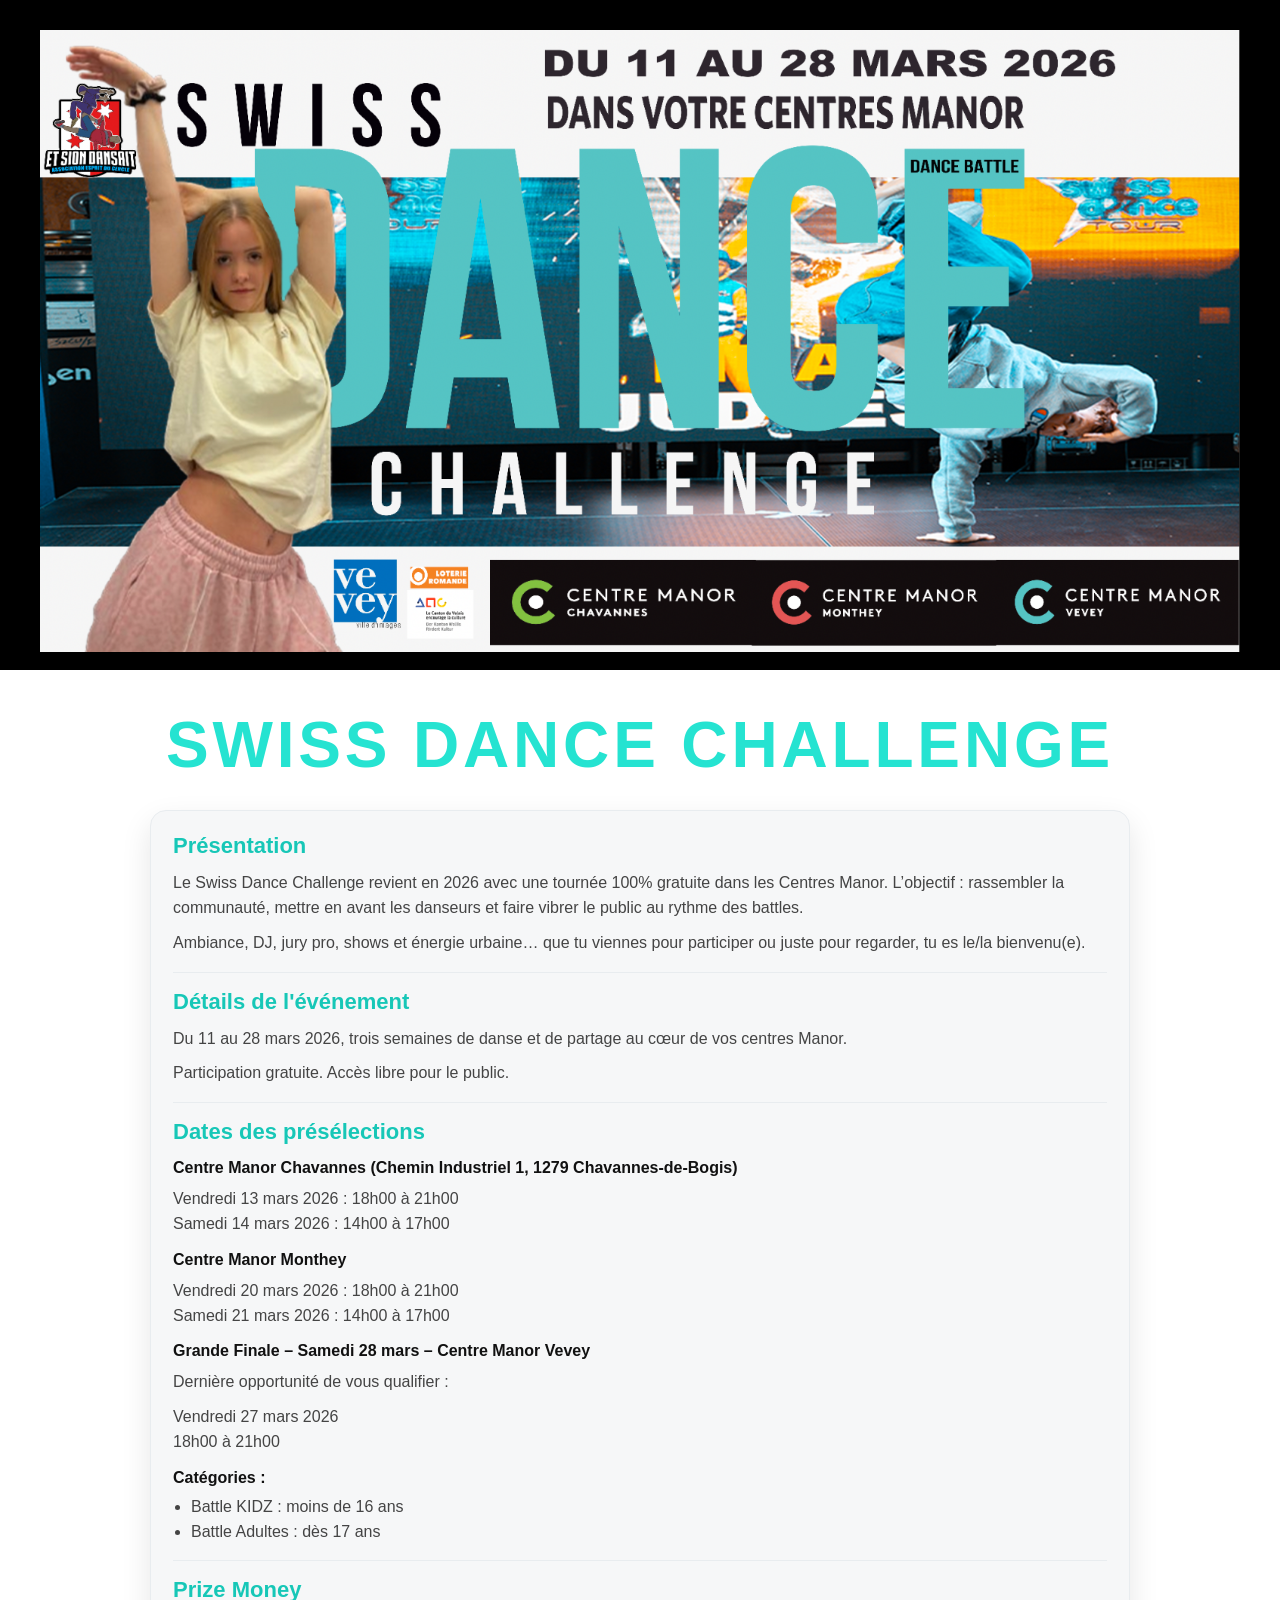
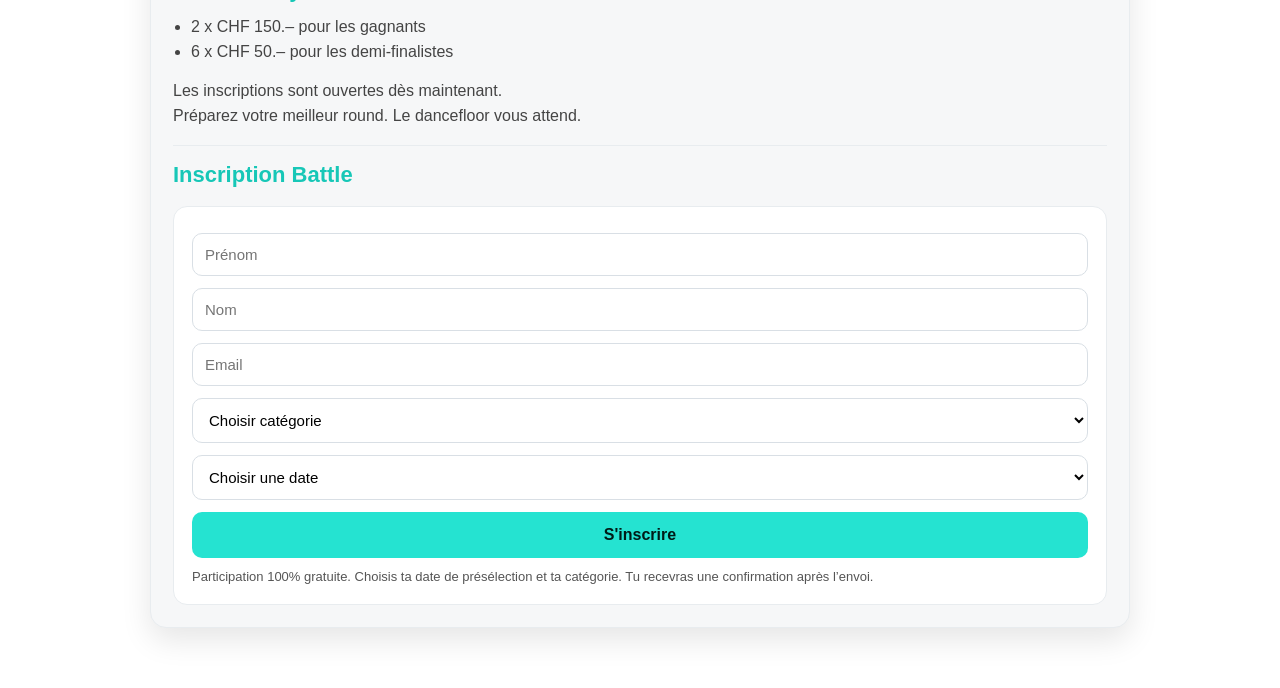
<file: manor.html>
<!DOCTYPE html>
<html lang="fr">
<head>
  <meta charset="UTF-8" />
  <meta name="viewport" content="width=device-width, initial-scale=1.0" />
  <title>Swiss Dance Challenge 2026</title>

  <style>
    :root{
      --teal:#25e3d1;
      --teal2:#17c7b7;
      --text:#111;
      --muted:#444;
      --bg:#ffffff;
      --card:#f6f7f8;
      --line:#e8ecef;
      --shadow:0 12px 30px rgba(0,0,0,.10);
      --radius:16px;
      --max:980px;
    }

    *{ box-sizing:border-box; }

    body{
      margin:0;
      font-family: Arial, sans-serif;
      background:var(--bg);
      color:var(--text);
      text-align:center;
    }

    .wrap{
      width:min(var(--max), calc(100% - 32px));
      margin:0 auto;
      padding: 28px 0 60px;
    }

    /* HERO (affiche entière visible) */
    .hero{
      background:#000;
      padding:18px 0 0;
    }
    .poster{
      width:min(1200px, calc(100% - 24px));
      margin:0 auto;
      padding: 12px 0 18px;
    }
    .poster img{
      width:100%;
      height:auto;
      display:block;
      object-fit:contain;
    }

    /* TITRE */
    .title{
      margin: 10px auto 0;
      font-weight:900;
      letter-spacing:.06em;
      color:var(--teal);
      font-size: clamp(34px, 6vw, 64px);
      text-transform:uppercase;
    }

    /* SECTIONS */
    .section{
      margin-top: 28px;
      padding: 22px;
      background: var(--card);
      border: 1px solid var(--line);
      border-radius: var(--radius);
      box-shadow: var(--shadow);
      text-align:left;
    }

    .section h2{
      margin:0 0 12px;
      color:var(--teal2);
      font-size: 22px;
      text-align:left;
    }

    .section p{
      margin: 10px 0;
      line-height:1.55;
      color:var(--muted);
    }

    .divider{
      height:1px;
      background:var(--line);
      margin: 16px 0;
    }

    .block-title{
      font-weight:900;
      color:#111;
      margin: 14px 0 6px;
    }

    ul{
      margin: 8px 0 0 18px;
      padding:0;
      color:var(--muted);
      line-height:1.55;
    }

    /* FORM */
    .form-wrap{
      margin-top: 18px;
      padding: 18px;
      border-radius: 14px;
      background:#fff;
      border:1px solid var(--line);
    }

    form{
      display:flex;
      flex-direction:column;
      gap:12px;
      margin-top: 8px;
    }

    input, select{
      width:100%;
      padding:12px 12px;
      border:1px solid #d9dfe5;
      border-radius:10px;
      font-size:15px;
      background:#fff;
    }

    button{
      background:var(--teal);
      border:none;
      padding:14px;
      width:100%;
      font-size:16px;
      border-radius:10px;
      cursor:pointer;
      color:#001b17;
      font-weight:900;
    }

    button:hover{ background:var(--teal2); }

    button[disabled]{
      opacity:.75;
      cursor:not-allowed;
    }

    .note{
      margin-top:10px;
      font-size:13px;
      color:#555;
      line-height:1.45;
      text-align:left;
    }

    .alert{
      margin-top:12px;
      padding:12px 12px;
      border-radius:12px;
      border:1px solid var(--line);
      background:#f9fafb;
      color:#222;
      font-size:14px;
      line-height:1.45;
      display:none;
    }
    .alert.ok{
      border-color: rgba(23,199,183,.35);
      background: rgba(37,227,209,.10);
      display:block;
    }
    .alert.err{
      border-color: rgba(220,38,38,.35);
      background: rgba(220,38,38,.08);
      display:block;
    }

    @media (max-width:520px){
      .section{ padding:16px; }
      ul{ margin-left: 18px; }
    }
  </style>
</head>

<body>

  <header class="hero">
    <div class="poster">
      <img src="IMG_6543.png" alt="Swiss Dance Challenge 2026" />
    </div>
  </header>

  <div class="wrap">
    <div class="title">Swiss Dance Challenge</div>

    <section class="section">
      <h2>Présentation</h2>
      <p>
        Le Swiss Dance Challenge revient en 2026 avec une tournée 100% gratuite dans les Centres Manor.
        L’objectif : rassembler la communauté, mettre en avant les danseurs et faire vibrer le public au rythme des battles.
      </p>
      <p>
        Ambiance, DJ, jury pro, shows et énergie urbaine… que tu viennes pour participer ou juste pour regarder,
        tu es le/la bienvenu(e).
      </p>

      <div class="divider"></div>

      <h2>Détails de l'événement</h2>
      <p>
        Du 11 au 28 mars 2026, trois semaines de danse et de partage au cœur de vos centres Manor.
      </p>
      <p>
        Participation gratuite. Accès libre pour le public.
      </p>

      <div class="divider"></div>

      <h2>Dates des présélections</h2>

      <div class="block-title">Centre Manor Chavannes (Chemin Industriel 1, 1279 Chavannes-de-Bogis)</div>
      <p>
        Vendredi 13 mars 2026 : 18h00 à 21h00<br>
        Samedi 14 mars 2026 : 14h00 à 17h00
      </p>

      <div class="block-title">Centre Manor Monthey</div>
      <p>
        Vendredi 20 mars 2026 : 18h00 à 21h00<br>
        Samedi 21 mars 2026 : 14h00 à 17h00
      </p>

      <div class="block-title">Grande Finale – Samedi 28 mars – Centre Manor Vevey</div>
      <p>Dernière opportunité de vous qualifier :</p>
      <p>
        Vendredi 27 mars 2026<br>
        18h00 à 21h00
      </p>

      <div class="block-title">Catégories :</div>
      <ul>
        <li>Battle KIDZ : moins de 16 ans</li>
        <li>Battle Adultes : dès 17 ans</li>
      </ul>

      <div class="divider"></div>

      <h2>Prize Money</h2>
      <ul>
        <li>2 x CHF 150.– pour les gagnants</li>
        <li>6 x CHF 50.– pour les demi-finalistes</li>
      </ul>

      <p style="margin-top:14px;">
        Les inscriptions sont ouvertes dès maintenant.<br>
        Préparez votre meilleur round. Le dancefloor vous attend.
      </p>

      <div class="divider"></div>

      <h2>Inscription Battle</h2>
      <div class="form-wrap">
        <!-- IMPORTANT :
             On garde action/method pour "fallback" si JS est désactivé,
             mais on intercepte avec JS pour RESTER sur ton site (pas de redirection Formspree).
        -->
        <form id="inscriptionForm" action="https://formspree.io/f/xojnbbkr" method="POST">
          <input type="text" name="prenom" placeholder="Prénom" required>
          <input type="text" name="nom" placeholder="Nom" required>
          <input type="email" name="email" placeholder="Email" required>

          <select name="categorie" required>
            <option value="">Choisir catégorie</option>
            <option>Battle KIDZ (-16 ans)</option>
            <option>Battle Adultes (17+)</option>
          </select>

          <select name="date" required>
            <option value="">Choisir une date</option>
            <option>13 mars 2026</option>
            <option>14 mars 2026</option>
            <option>20 mars 2026</option>
            <option>21 mars 2026</option>
            <option>27 mars 2026</option>
          </select>

          <button id="submitBtn" type="submit">S'inscrire</button>
        </form>

        <div id="formMsg" class="alert"></div>

        <div class="note">
          Participation 100% gratuite. Choisis ta date de présélection et ta catégorie.
          Tu recevras une confirmation après l’envoi.
        </div>
      </div>

    </section>
  </div>

  <script>
    (function () {
      const form = document.getElementById("inscriptionForm");
      const btn  = document.getElementById("submitBtn");
      const msg  = document.getElementById("formMsg");

      function setMsg(type, text){
        msg.className = "alert " + (type === "ok" ? "ok" : "err");
        msg.textContent = text;
      }

      form.addEventListener("submit", async function (e) {
        e.preventDefault(); // empêche la redirection Formspree

        msg.className = "alert";
        msg.textContent = "";
        btn.disabled = true;
        const oldText = btn.textContent;
        btn.textContent = "Envoi en cours...";

        try {
          const data = new FormData(form);

          const res = await fetch(form.action, {
            method: "POST",
            body: data,
            headers: { "Accept": "application/json" }
          });

          if (res.ok) {
            setMsg("ok", "✅ Inscription envoyée ! Merci — on t’a bien enregistré.");
            form.reset();
          } else {
            setMsg("err", "❌ Oups, l’envoi n’a pas fonctionné. Réessaie dans 30 secondes.");
          }
        } catch (err) {
          setMsg("err", "❌ Problème de connexion. Vérifie internet et réessaie.");
        } finally {
          btn.disabled = false;
          btn.textContent = oldText;
        }
      });
    })();
  </script>

</body>
</html>
</file>
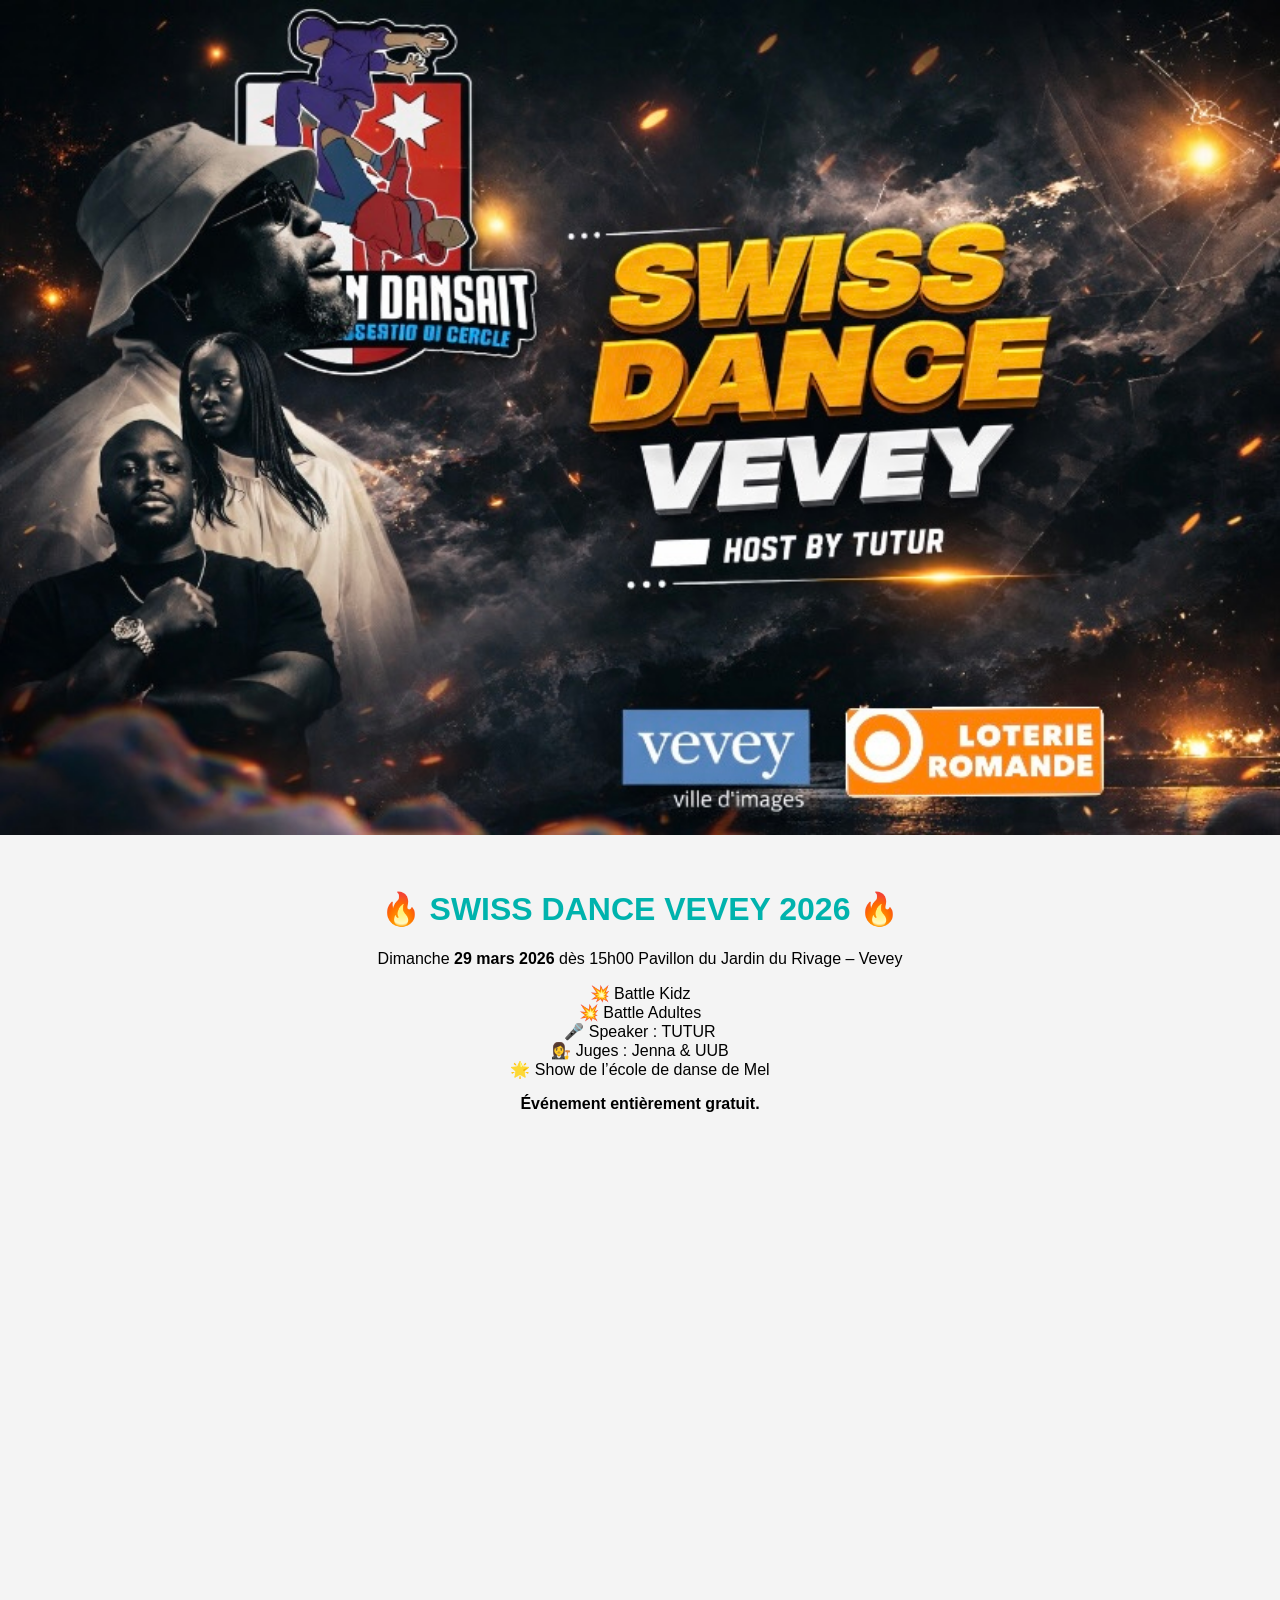
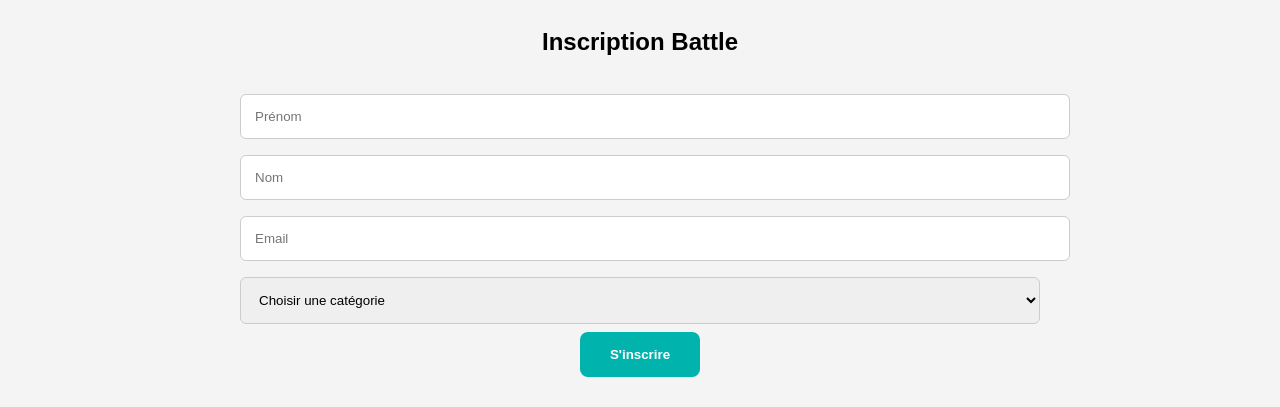
<file: vevey-29-mars.html>
<!DOCTYPE html>
<html lang="fr">
<head>
<meta charset="UTF-8">
<meta name="viewport" content="width=device-width, initial-scale=1.0">
<title>Swiss Dance Vevey 2026</title>

<style>
body {
    margin: 0;
    font-family: Arial, sans-serif;
    background-color: #f4f4f4;
    text-align: center;
}

.cover img {
    width: 100%;
    height: auto;
}

.section {
    padding: 30px 20px;
    max-width: 800px;
    margin: auto;
}

h1 {
    color: #00b3ad;
}

.video-container {
    position: relative;
    padding-bottom: 56.25%;
    height: 0;
    overflow: hidden;
    margin-top: 25px;
}

.video-container iframe {
    position: absolute;
    top: 0;
    left: 0;
    width: 100%;
    height: 100%;
}

form {
    margin-top: 30px;
}

input, select {
    width: 100%;
    padding: 14px;
    margin: 8px 0;
    border-radius: 6px;
    border: 1px solid #ccc;
}

button {
    background-color: #00b3ad;
    color: white;
    padding: 15px 30px;
    border: none;
    border-radius: 8px;
    font-weight: bold;
    cursor: pointer;
}

button:hover {
    background-color: #008f8a;
}

#success-message {
    display: none;
    margin-top: 25px;
    padding: 20px;
    background-color: #e6fffa;
    border-radius: 8px;
    color: #008f8a;
    font-weight: bold;
}
</style>
</head>

<body>

<div class="cover">
    <img src="swiss-dance-vevey.jpg.jpg" alt="Swiss Dance Vevey 2026">
</div>

<div class="section">

<h1>🔥 SWISS DANCE VEVEY 2026 🔥</h1>

<p>
Dimanche <strong>29 mars 2026</strong> dès 15h00  
Pavillon du Jardin du Rivage – Vevey
</p>

<p>
💥 Battle Kidz<br>
💥 Battle Adultes<br>
🎤 Speaker : TUTUR<br>
👩‍⚖️ Juges : Jenna & UUB<br>
🌟 Show de l’école de danse de Mel
</p>

<p><strong>Événement entièrement gratuit.</strong></p>

<div class="video-container">
<iframe src="https://www.youtube.com/embed/zftt5rOMt84" frameborder="0" allowfullscreen></iframe>
</div>

<h2 style="margin-top:40px;">Inscription Battle</h2>

<form id="my-form">

<input type="hidden" name="date" value="29 mars 2026">

<input type="text" name="prenom" placeholder="Prénom" required>
<input type="text" name="nom" placeholder="Nom" required>
<input type="email" name="email" placeholder="Email" required>

<select name="categorie" required>
<option value="">Choisir une catégorie</option>
<option value="Kidz">Battle Kidz</option>
<option value="Adultes">Battle Adultes</option>
</select>

<button type="submit">S'inscrire</button>

</form>

<div id="success-message">
🔥 Merci ! Ton inscription pour Swiss Dance Vevey 2026 est enregistrée.
</div>

</div>

<script>
const form = document.getElementById("my-form");
const successMessage = document.getElementById("success-message");

form.addEventListener("submit", function(event) {
    event.preventDefault();

    fetch("https://formspree.io/f/xojnbbkr", {
        method: "POST",
        body: new FormData(form),
        headers: { 'Accept': 'application/json' }
    }).then(response => {
        form.style.display = "none";
        successMessage.style.display = "block";
    }).catch(error => {
        alert("Une erreur est survenue.");
    });
});
</script>

</body>
</html>
</file>
<file: kartel.css>
:root{--red:#ff242d;--bg:#101010;--paper:#f2f0e9}*{box-sizing:border-box}html{scroll-behavior:smooth;scroll-padding-top:90px}body{margin:0;background:var(--bg);color:var(--paper);font-family:Arial,Helvetica,sans-serif}a{color:inherit;text-decoration:none}button,select{font:inherit}a:focus-visible,button:focus-visible,select:focus-visible,summary:focus-visible{outline:3px solid var(--red);outline-offset:5px}header{height:84px;padding:0 5%;position:absolute;top:0;width:100%;z-index:5;display:flex;align-items:center;gap:40px;border-bottom:1px solid #ffffff35;background:#0808084d}.brand{font-size:23px;font-weight:950;letter-spacing:-1px}.brand span{display:block;font-size:10px;letter-spacing:3px;margin-top:3px}nav{display:flex;gap:30px;margin-left:auto;font-size:13px;font-weight:bold}nav a:hover{color:var(--red)}select{background:transparent;color:white;border:1px solid #ffffff60;padding:8px}select option{color:black}.sr{position:absolute;clip:rect(0,0,0,0)}.hero{height:min(920px,100svh);min-height:650px;position:relative;display:flex;align-items:center}.hero video,.shade{position:absolute;inset:0;width:100%;height:100%;object-fit:cover}.shade{background:linear-gradient(90deg,#000c,#0005),linear-gradient(0deg,#101010,transparent 35%)}.hero-copy{position:relative;padding:110px 7% 90px;width:100%}.eyebrow{font-size:11px;font-weight:800;letter-spacing:3px;color:var(--red);margin:0 0 25px}.welcome{font-size:16px;letter-spacing:7px;font-weight:700;margin-bottom:15px}h1,h2,h3,p{margin-top:0}h1{font-size:clamp(52px,7.6vw,114px);line-height:.95;letter-spacing:-5px;font-weight:950;margin-bottom:30px}em{color:var(--red);font-style:normal}h1 em{font-style:italic} .date{font-size:14px;font-weight:700;letter-spacing:2px}.actions{display:flex;gap:12px;margin-top:32px}.button{display:inline-flex;justify-content:center;align-items:center;padding:18px 25px;background:var(--red);color:white;font-size:13px;font-weight:bold;border:1px solid var(--red);transition:background .2s}.button:hover{background:#cc121a}.outline{background:transparent;border-color:#ffffff70}.outline:hover{background:#ffffff15}.hero-bottom{position:absolute;bottom:25px;left:7%;right:7%;display:flex;align-items:center;justify-content:space-between;font-size:10px;letter-spacing:2px}.hero-bottom button{border:0;border-bottom:1px solid #777;background:transparent;color:#ddd;padding:8px;cursor:pointer;font-size:11px}.hero-bottom a{font-size:28px}.ticker{background:var(--red);padding:17px 4%;font-size:clamp(15px,2.7vw,32px);letter-spacing:3px;font-weight:900;text-align:center}.section{padding:100px 7%;max-width:1600px;margin:auto}.section-heading{display:flex;justify-content:space-between;align-items:end;margin-bottom:45px}h2{font-size:clamp(38px,4.8vw,70px);line-height:1;letter-spacing:-2.5px;margin-bottom:0}.intro{color:#bcbcbc;font-size:15px;line-height:1.7}.workshop-grid{display:grid;grid-template-columns:repeat(4,1fr);gap:22px}.portrait{position:relative;aspect-ratio:3/4;background:#242424;overflow:hidden}.portrait img{width:100%;height:100%;object-fit:cover;object-position:top}.number{position:absolute;bottom:14px;left:15px;font-size:12px;font-weight:bold;background:#101010b0;padding:7px 10px}.country{color:#aaa;font-size:10px;letter-spacing:2px;margin:22px 0 10px}.artist h3{font-size:26px;line-height:1.05;margin-bottom:12px;letter-spacing:-1px}.style{color:var(--red);font-size:12px;font-weight:bold;text-transform:uppercase}.time{font-size:13px;padding:17px 0;border-top:1px solid #444;border-bottom:1px solid #444;margin-top:18px}.time span{float:right;color:#aaa}details{font-size:13px;line-height:1.7;color:#bbb}summary{cursor:pointer;color:var(--paper);padding:10px 0}details p{margin:10px 0}.notice{display:flex;gap:25px;align-items:center;margin-top:40px;padding:24px;border:1px solid #444}.notice p{margin:0;color:#bbb;font-size:14px}.tag{font-size:10px;letter-spacing:2px;color:var(--red);font-weight:bold}.battle{display:grid;grid-template-columns:1.1fr .65fr;gap:10%;align-items:center;border-top:1px solid #333}.battle img{width:100%;display:block}.battle h2{margin-bottom:35px}.battle p:not(.eyebrow){line-height:1.7;max-width:380px}.muted{color:#aaa}.venue{border-top:1px solid #333}.venue-row{display:flex;align-items:center;justify-content:space-between;margin-top:35px}.venue-row p{line-height:1.8;color:#bbb}footer{padding:30px 7%;border-top:1px solid #333;display:flex;justify-content:space-between;gap:20px;font-size:10px;letter-spacing:1px;color:#aaa}footer strong{color:white}@media(min-width:1600px){.hero-copy{padding-left:calc((100vw - 1376px)/2)}}@media(max-width:950px){.workshop-grid{grid-template-columns:repeat(2,1fr);gap:35px 22px}h1{letter-spacing:-3px}.section-heading{align-items:start;gap:30px}.intro{max-width:230px}.section{padding:70px 6%}}@media(max-width:580px){header{height:74px;gap:15px}.brand{font-size:19px}.brand span{font-size:8px}nav{gap:14px}nav a{font-size:11px}nav a:last-child{display:none}select{padding:5px}.hero{min-height:650px;height:95svh}.hero-copy{padding-left:6%;padding-right:6%}h1{font-size:54px;letter-spacing:-2.5px}.welcome{font-size:12px;letter-spacing:5px}.eyebrow{font-size:9px;letter-spacing:2px}.date{font-size:11px;letter-spacing:1px}.actions{flex-direction:column;align-items:start}.button{padding:16px 19px;font-size:12px}.hero-bottom{left:6%;right:6%;letter-spacing:1px}.hero-bottom span{font-size:8px}.section-heading{display:block}.intro{margin:25px 0 0;max-width:none}.workshop-grid{gap:30px 15px}.artist h3{font-size:22px}.country{letter-spacing:1px;font-size:9px}.time{font-size:11px}.time span{float:none;display:block;margin-top:5px}.notice{display:block;padding:20px}.notice p{margin-top:12px;line-height:1.6}.battle{grid-template-columns:1fr;gap:35px}.battle img{max-width:360px}.venue-row{display:block}.venue-row .button{margin-top:10px}footer{flex-direction:column;line-height:1.8}h2{font-size:43px}}@media(prefers-reduced-motion:reduce){html{scroll-behavior:auto}*{transition:none!important}}

.registration{border-top:1px solid #333}.registration form{max-width:760px;margin-top:30px}.registration-fields{display:grid;grid-template-columns:1fr 1fr;gap:20px}.registration label{display:block;margin-bottom:22px;line-height:1.6}.registration input:not([type=radio]):not([type=checkbox]):not([hidden]),.registration select{display:block;width:100%;margin-top:8px;padding:13px;background:#202020;color:white;border:1px solid #777;border-radius:0;font:inherit}.registration select option{background:#202020;color:white}.registration fieldset{border:1px solid #555;padding:20px;margin:0 0 22px}.registration .registration-choice{display:flex;align-items:flex-start;gap:12px}.registration-choice input{margin-top:6px;flex-shrink:0;accent-color:var(--red)}.registration-total{font-size:24px;font-weight:bold}.registration button{cursor:pointer}.registration button:disabled{opacity:.6;cursor:default}.registration #registration-status{line-height:1.7;max-width:760px}.registration .notice p{margin:14px 0;line-height:1.7}.registration input:focus-visible{outline:3px solid var(--red);outline-offset:3px}@media(max-width:580px){.registration-fields{grid-template-columns:1fr;gap:0}}

.sponsor-section{border-top:1px solid #333}.sponsor-section h2{font-size:clamp(30px,4vw,52px);line-height:1.12}.sponsor-grid{display:grid;grid-template-columns:repeat(3,minmax(0,1fr));gap:20px;margin-top:40px}.sponsor-logo{min-width:0;height:185px;background:#fff;display:flex;align-items:center;justify-content:center;padding:22px}.sponsor-logo.dark{background:#000;border:1px solid #303030}.sponsor-logo img{display:block;max-width:100%;max-height:100%;width:100%;height:100%;object-fit:contain}.sponsor-organizer{margin-top:45px;display:flex;align-items:center;justify-content:center;gap:35px}.sponsor-organizer .eyebrow{margin:0}.sponsor-organizer img{display:block;object-fit:contain;background:#000;width:220px;height:220px}@media(max-width:700px){.sponsor-grid{grid-template-columns:repeat(2,minmax(0,1fr));gap:12px}.sponsor-logo{height:145px;padding:14px}.sponsor-organizer{flex-direction:column;gap:20px}.sponsor-organizer img{width:190px;height:190px}}@media(max-width:360px){.sponsor-grid{grid-template-columns:1fr}}

.workshop-register{width:100%;margin-top:16px;padding:14px 10px;text-align:center;font-size:12px}.workshop-pass{font-size:11px;color:#bbb;margin:10px 0 0;line-height:1.5}.registration [hidden]{display:none!important}

.artist-name-row{display:flex;align-items:baseline;flex-wrap:wrap;column-gap:8px;row-gap:6px;margin-bottom:12px}.artist-name-row h3{margin-bottom:0}.artist-name-row>span{color:#888;font-size:14px}.artist-name-registration{font-size:11px;font-weight:800;letter-spacing:.6px;color:var(--red);text-decoration:underline;text-underline-offset:4px;white-space:nowrap}.artist-name-registration:hover{color:#fff}

.donation-section{border-top:1px solid #333}.donation-section h2{font-size:clamp(32px,4.5vw,60px);line-height:1.12}.donation-intro{font-size:18px;line-height:1.7;max-width:730px;margin:28px 0 14px}.donation-methods{display:flex;gap:16px;flex-wrap:wrap;align-items:stretch;margin:30px 0}.donation-twint{border:1px solid #555;padding:16px 22px;display:flex;flex-direction:column;justify-content:center;gap:8px;font-size:13px}.donation-twint span{font-size:18px;letter-spacing:1px}.donation-details{max-width:800px;font-size:13px;line-height:1.8;color:#ccc}.donation-details p{margin-bottom:14px}@media(max-width:580px){.donation-methods{flex-direction:column}.donation-twint{align-items:center;text-align:center}.donation-intro{font-size:16px}}

.actions{flex-wrap:wrap}.jury-cta{background:#f2f0e9;border-color:#f2f0e9;color:#101010;letter-spacing:1px}.jury-cta:hover{background:var(--red);color:#fff;border-color:var(--red)}.battle .jury-cta{margin:20px 0}.jury-page header{position:relative;background:#080808;min-height:84px;height:auto;padding-top:18px;padding-bottom:18px}.jury-home{margin-left:auto;font-size:13px}.jury-intro{padding-bottom:50px}.jury-intro h1{font-size:clamp(44px,7vw,96px);letter-spacing:-3px}.jury-intro .intro{max-width:650px}.jury-intro .button{margin-top:20px}.jury-roster{padding-top:0}.jury-grid{display:grid;grid-template-columns:repeat(3,minmax(0,1fr));gap:28px}.jury-portrait{position:relative;aspect-ratio:4/5;overflow:hidden;background:#242424}.jury-portrait img{width:100%;height:100%;object-fit:cover;object-position:center top;display:block}.jury-role{position:absolute;bottom:16px;left:16px;background:var(--red);padding:9px 14px;color:white;font-size:12px;font-weight:800;letter-spacing:2px}.jury-card h3{font-size:30px;margin-bottom:14px}.jury-card .style{font-size:14px}.jury-subheading{margin-top:60px}.jury-page .jury-roster h2{font-size:12px;letter-spacing:3px;line-height:1.5;margin-bottom:22px}@media(max-width:700px){.jury-grid{grid-template-columns:1fr;gap:38px}.jury-portrait{max-height:570px}.jury-home{font-size:11px}.jury-page header{gap:14px;flex-wrap:wrap}.jury-intro h1{letter-spacing:-2px}.jury-page .intro{max-width:none}}

.jury-flag{position:absolute;top:14px;right:14px;display:flex;align-items:center;justify-content:center;background:#111d;border:1px solid #ffffff55;padding:6px 9px;border-radius:6px;font-size:34px;line-height:1.2;box-shadow:0 3px 15px #0005}.jury-role{max-width:calc(100% - 32px);line-height:1.6;letter-spacing:1px}
</file>
<file: swiss-dance/style.css>
@import url('https://fonts.googleapis.com/css2?family=Barlow+Condensed:ital,wght@0,600;0,700;0,800;0,900;1,800&family=Inter:wght@400;500;600;700;800&display=swap');
:root{--red:#ff364e;--black:#101010;--cream:#f4f1e9;--line:#363636;--display:'Barlow Condensed','Arial Narrow',Impact,sans-serif}
*{box-sizing:border-box}html{scroll-behavior:smooth;scroll-padding-top:95px}body{margin:0;background:var(--black);color:var(--cream);font-family:Inter,Arial,sans-serif}a{color:inherit;text-decoration:none}button{font:inherit}a,button{-webkit-tap-highlight-color:transparent}a:focus-visible,button:focus-visible{outline:3px solid var(--red);outline-offset:7px}.skip{position:fixed;z-index:20;top:8px;left:8px;padding:15px;background:var(--cream);color:var(--black);transform:translateY(-160%)}.skip:focus{transform:none}.site-header{position:absolute;z-index:5;top:0;left:0;right:0;height:112px;display:flex;align-items:center;justify-content:space-between;padding:0 5%;border-bottom:1px solid #ffffff40}.brand{display:flex;align-items:center;gap:13px;font-size:16px;font-weight:800;line-height:1.05;letter-spacing:-.4px}.cross{display:grid;place-items:center;background:var(--red);color:white;width:42px;height:42px;font-size:31px}nav{display:flex;align-items:center;gap:38px;font-size:12px;font-weight:700;text-transform:uppercase;letter-spacing:1px}.nav-cta{border:1px solid #ffffff85;padding:15px 22px;display:flex;gap:24px}.nav-cta:hover{background:var(--red);border-color:var(--red)}.hero{position:relative;min-height:850px;height:100svh;max-height:1200px;overflow:hidden;isolation:isolate}.hero video,.hero-shade{position:absolute;inset:0;width:100%;height:100%;object-fit:cover;z-index:-2}.hero-shade{z-index:-1;background:linear-gradient(90deg,#090909bd,#0909093d 75%),linear-gradient(0deg,#090909d9,transparent 45%,#09090960)}.hero-content{padding:170px 5% 105px;max-width:1600px;margin:auto}.eyebrow{font-size:11px;font-weight:700;letter-spacing:2.4px;line-height:1.7;margin:0 0 28px}.hero .eyebrow{display:flex;gap:12px;align-items:center}.live-dot{height:8px;width:8px;border-radius:50%;background:var(--red)}h1,h2,h3,p{margin-top:0}h1{font-family:var(--display);font-size:clamp(90px,11.8vw,180px);font-weight:800;line-height:.82;letter-spacing:-3px;position:relative;margin:35px 0 22px;width:max-content;max-width:100%}h1 span{color:var(--red)}h1 i{position:absolute;right:-.78em;bottom:-.05em;font-size:.74em;font-weight:600;font-style:normal}.return{font-family:var(--display);font-size:clamp(24px,3vw,44px);font-weight:600;letter-spacing:2px}.hero-info{display:flex;gap:48px;align-items:center;margin-top:40px}.hero-date{font-family:var(--display);font-size:42px;line-height:.95;margin:0;border-right:1px solid #ffffff66;padding-right:48px;letter-spacing:-1px}.hero-date strong{font-size:28px;font-weight:600;letter-spacing:1px}.hero-info>div>p{font-size:13px;margin-bottom:15px}.button{background:var(--red);color:white;padding:18px 24px;font-size:12px;font-weight:700;display:inline-flex;align-items:center;gap:45px}.button:hover{background:#e8243b}.hero-bottom{position:absolute;left:5%;right:5%;bottom:27px;display:flex;align-items:center;justify-content:space-between;font-size:10px;letter-spacing:1.5px}.hero-bottom button{color:var(--cream);border:1px solid #ffffff70;background:#0005;padding:10px 14px;font-size:11px;cursor:pointer}.hero-bottom a{font-size:30px}.ribbon{display:flex;justify-content:space-between;gap:30px;background:var(--red);color:white;padding:18px 5%;font:700 23px var(--display);letter-spacing:1.5px}.section{padding:100px 7%;max-width:1700px;margin:auto}h2{font:800 clamp(50px,6vw,88px)/.92 var(--display);letter-spacing:-1px;margin-bottom:28px}h2 span{color:var(--red)}.section-intro{display:grid;grid-template-columns:1.2fr 1fr;column-gap:10%;align-items:end}.section-intro .eyebrow{grid-column:1/-1;color:var(--red)}.section-intro>p:last-child{font-size:15px;line-height:1.85;max-width:370px;color:#bdbab3}.programme-list{margin-top:48px;border-top:1px solid var(--line)}.programme-list article{display:flex;align-items:center;gap:32px;border-bottom:1px solid var(--line);padding:30px 0}.number{font-size:12px;color:var(--red)}h3{font:700 clamp(29px,3.4vw,52px)/1 var(--display);margin:0;flex:1}.type{font-size:10px;letter-spacing:1.2px;color:#a9a69e}.row-arrow{font-size:34px;margin-left:25px;color:var(--red)}.matran{display:grid;grid-template-columns:1.2fr 1fr;gap:8%;align-items:center;padding-top:20px}.matran-image{position:relative;aspect-ratio:1;overflow:hidden}.matran-image img{width:100%;height:100%;object-fit:cover}.matran-image:after{content:'';position:absolute;inset:0;background:linear-gradient(transparent 55%,#000b)}.matran-image>span{position:absolute;z-index:1;bottom:25px;left:25px;font-size:10px;font-weight:700;letter-spacing:1.5px}.matran-copy .eyebrow{color:var(--red)}.location-date{font:600 26px var(--display);color:var(--red)}.matran-copy>p:not(.eyebrow):not(.location-date){color:#bdbab3;font-size:14px;line-height:1.85;max-width:370px}.text-link{display:inline-flex;gap:45px;font-size:12px;border-bottom:1px solid #777;padding:15px 0}.registration{max-width:none;background:var(--red);color:white;padding:80px 7%}.registration h2{font-size:clamp(55px,7.5vw,110px)}.registration-bottom{display:flex;justify-content:space-between;align-items:center}.registration-bottom p{font-size:15px;line-height:1.7}.registration-bottom strong{font:700 40px var(--display)}.registration-arrow{font:600 140px/.7 var(--display)}.registration-note{font-size:12px;line-height:1.7;margin:0}footer{padding:55px 5%;display:flex;justify-content:space-between;align-items:center;gap:30px}footer>p{font-size:11px;color:#aaa;line-height:1.8;margin:0}footer>a:last-child{font-size:11px}
@media(min-width:1600px){.hero-content{padding-top:200px}}
@media(max-width:760px){html{scroll-padding-top:20px}.site-header{height:85px;padding:0 6%}.brand{font-size:12px;gap:9px}.cross{width:32px;height:32px;font-size:24px}nav{gap:0}nav>a:not(.nav-cta){display:none}.nav-cta{padding:11px 12px;font-size:9px;gap:12px}.hero{height:92svh;min-height:730px;max-height:1000px}.hero-content{padding:150px 6% 100px}.hero .eyebrow{font-size:9px;letter-spacing:1.7px}h1{font-size:clamp(62px,14.4vw,107px);letter-spacing:-1.5px;margin-top:45px}h1 i{display:none}.return{font-size:28px;margin-top:20px}.hero-info{gap:22px;margin-top:45px;align-items:flex-start;flex-direction:column}.hero-date{border-right:0;border-left:3px solid var(--red);padding-left:16px;padding-right:0;font-size:40px}.hero-date strong{font-size:26px}.hero-info>div>p{font-size:12px}.button{font-size:11px;padding:16px 20px}.hero-bottom{left:6%;right:6%;bottom:20px;gap:12px}.hero-bottom>span{font-size:8px;letter-spacing:.4px;max-width:145px;line-height:1.8}.hero-bottom button{font-size:9px;padding:10px}.ribbon{padding:17px 6%;font-size:17px}.ribbon>span:last-child{display:none}.section{padding:65px 6%}.section-intro{display:block}.section-intro>p:last-child{max-width:100%}h2{font-size:53px}.programme-list{margin-top:30px}.programme-list article{padding:25px 0;gap:15px}h3{font-size:31px}.type{display:none}.row-arrow{margin-left:0;font-size:25px}.matran{grid-template-columns:1fr;gap:40px;padding-top:0}.matran-image{aspect-ratio:1.2}.registration{padding:65px 6%}.registration h2{font-size:58px}.registration-arrow{font-size:100px}.registration-bottom strong{font-size:34px}footer{align-items:flex-start;flex-wrap:wrap;padding:40px 6%;gap:30px}footer>p{margin-left:auto}footer>a:last-child{width:100%}}
@media(prefers-reduced-motion:reduce){html{scroll-behavior:auto}}
</file>
<file: boutique.css>
.shop-products{padding-top:0;display:grid;grid-template-columns:repeat(2,minmax(0,1fr));gap:28px}.shop-product{border:1px solid #444;min-width:0}.shop-product>img{display:block;width:100%;height:auto;aspect-ratio:3/2;object-fit:contain;background:#eee}.shop-product-body{padding:25px}.shop-product h2{font-size:30px;letter-spacing:-1px;margin-bottom:18px}.shop-product .eyebrow{line-height:1.8}.shop-product .button{width:100%}.shop-cart-line{padding:18px 0;border-bottom:1px solid #444;display:flex;gap:16px;justify-content:space-between;align-items:center}.shop-cart-line button{background:transparent;color:#fff;border:1px solid #888;padding:10px;cursor:pointer}.registration textarea{display:block;width:100%;margin-top:8px;background:#202020;color:#fff;border:1px solid #777;padding:13px;font:inherit}.jury-intro h1{overflow-wrap:anywhere}.registration [hidden]{display:none!important}#shop-status,#shop-payment{line-height:1.8;max-width:760px}#shop-payment{padding:25px;border:1px solid #555;margin-top:25px}#shop-payment a{margin:10px 10px 0 0}@media(max-width:700px){.shop-products{grid-template-columns:1fr}.shop-product-body{padding:20px}.shop-cart-line{align-items:flex-start;flex-wrap:wrap}}
.shop-product-media{display:grid;grid-template-columns:1fr 1fr;gap:2px;background:#ddd;align-items:stretch}.shop-product-media>a{display:flex;align-items:center;justify-content:center;min-width:0;background:#eee}.shop-product-media img{display:block;width:100%;height:auto;object-fit:contain}.shop-product-media>a:nth-child(2) img{aspect-ratio:2/3;object-fit:contain}.shop-product-media>a:focus-visible{outline:3px solid var(--red);outline-offset:-3px}

.shop-product-media{height:240px;overflow:hidden}.shop-product-media>a{height:240px}.shop-product-media img,.shop-product-media>a:nth-child(2) img{width:100%;height:100%;max-height:240px;aspect-ratio:auto;object-fit:contain}.shop-product .button{min-height:68px;padding:20px 14px;font-size:19px;font-weight:900;letter-spacing:.4px;border-width:2px}.shop-product-body{padding:22px}.shop-product h2{margin-bottom:12px}.shop-product-body>p[data-shop="price"]{font-size:21px;font-weight:800}.shop-product .registration-fields{gap:14px}.shop-product .registration-fields label{margin-bottom:18px}#shop-form>button[type="submit"]{width:100%;min-height:64px;font-size:17px}@media(max-width:700px){.shop-product-media,.shop-product-media>a{height:190px}.shop-product-media img,.shop-product-media>a:nth-child(2) img{max-height:190px}.shop-product .button{min-height:68px;font-size:20px}.shop-product-body{padding:18px}.jury-intro{padding-top:45px;padding-bottom:30px}.shop-product .registration-fields{grid-template-columns:1fr 1fr}}
</file>
